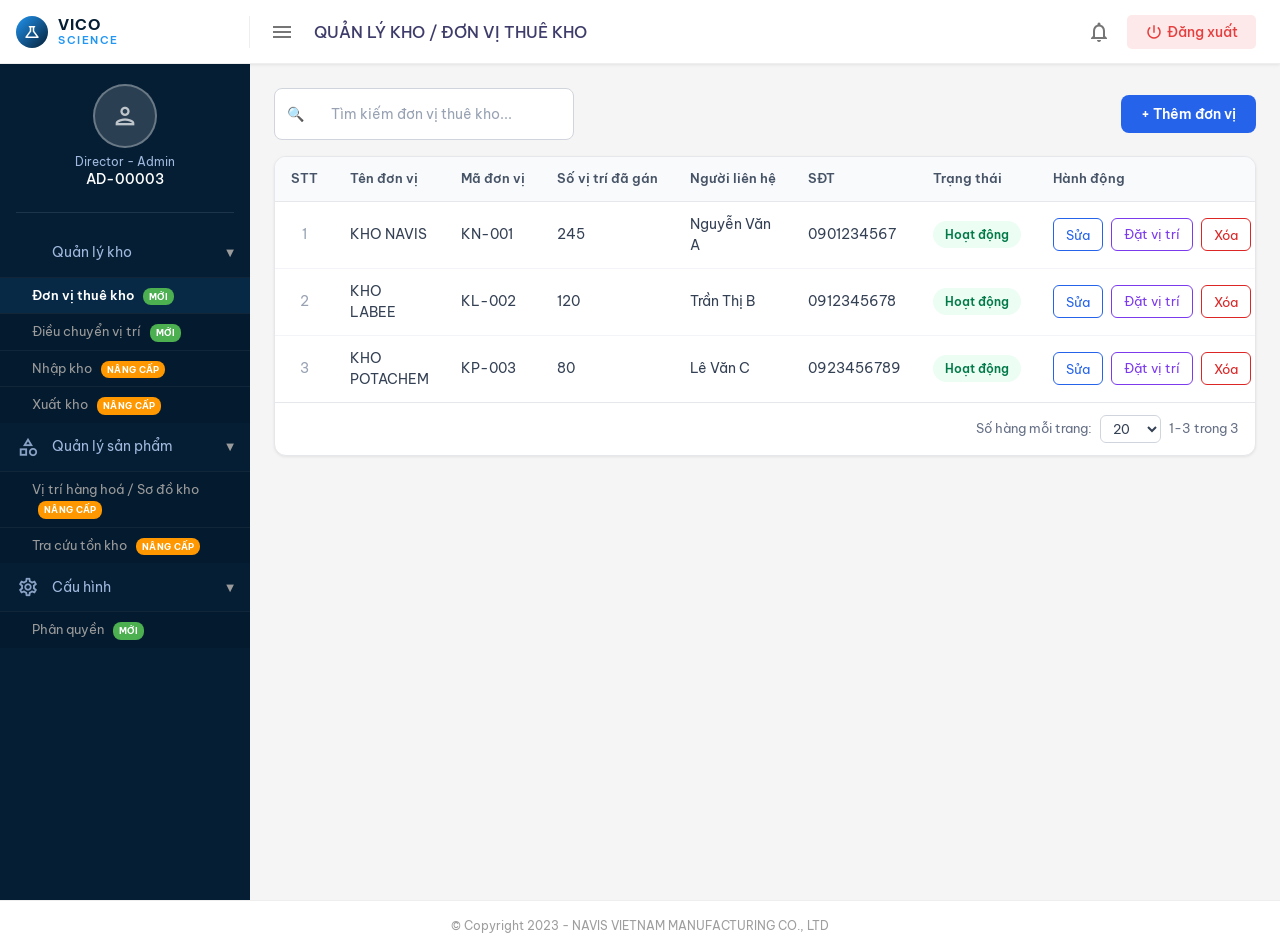
<file: index.html>
<!DOCTYPE html>
<html lang="vi">
<head>
    <meta charset="UTF-8">
    <meta http-equiv="refresh" content="0;url=w01-don-vi-thue-kho.html">
    <title>Navis ERP</title>
</head>
<body>
    <p>Đang chuyển hướng...</p>
</body>
</html>
</file>
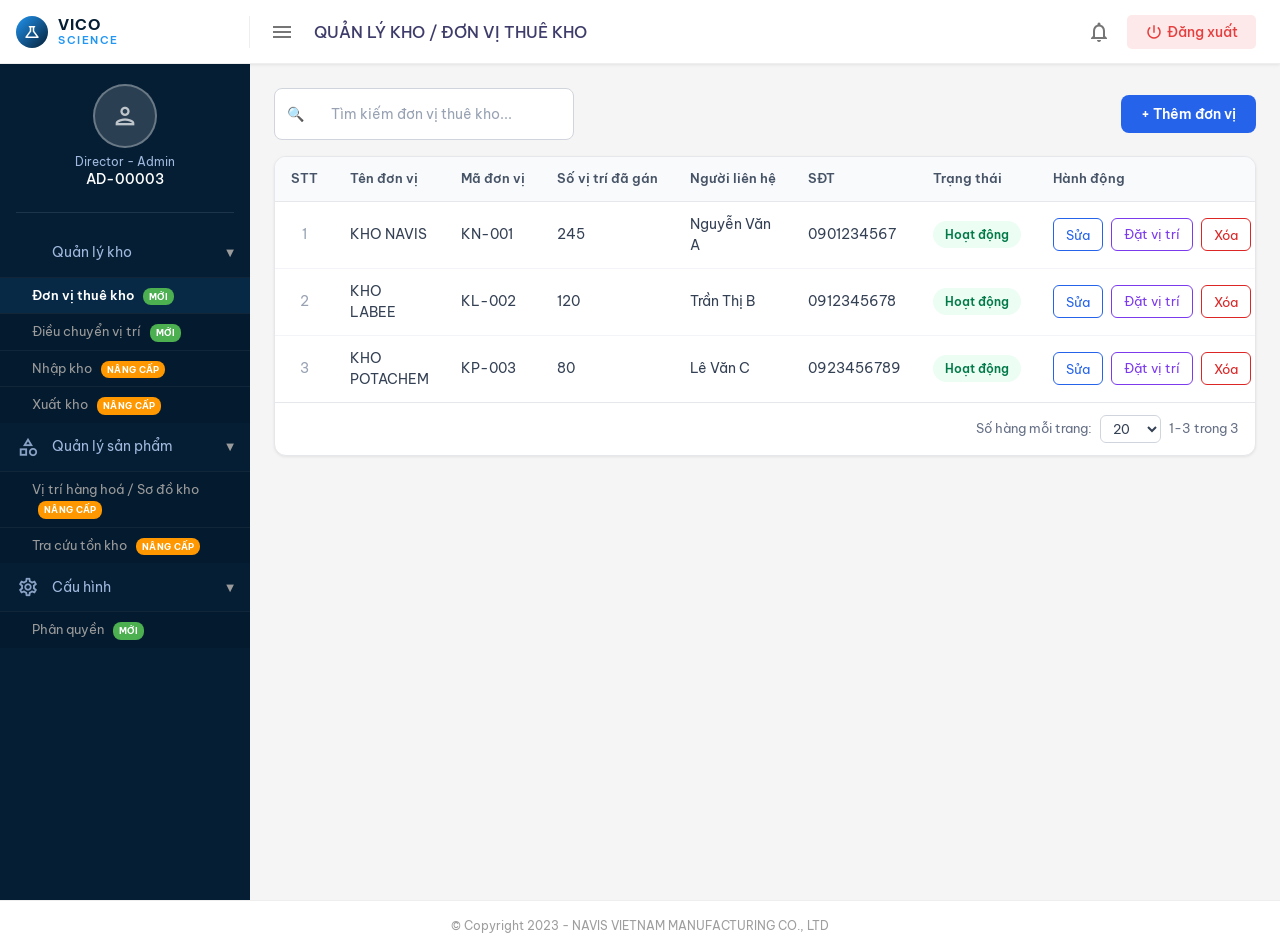
<file: w01-don-vi-thue-kho.html>
<!DOCTYPE html>
<html lang="vi">
<head>
    <meta charset="UTF-8">
    <meta name="viewport" content="width=device-width, initial-scale=1.0">
    <title>Đơn vị thuê kho - Navis ERP</title>
    <link rel="stylesheet" href="shared.css?v=5">
    <style>
        /* Page-specific styles */
        .toolbar {
            display: flex;
            justify-content: space-between;
            align-items: center;
            margin-bottom: 16px;
            flex-wrap: wrap;
            gap: 12px;
        }

        .search-box {
            display: flex;
            align-items: center;
            background: #fff;
            border: 1px solid #d0d5dd;
            border-radius: 8px;
            padding: 8px 12px;
            min-width: 300px;
        }

        .search-box input {
            border: none;
            outline: none;
            font-size: 14px;
            width: 100%;
            margin-left: 8px;
            color: #344054;
        }

        .search-box input::placeholder {
            color: #98a2b3;
        }

        .search-icon {
            color: #98a2b3;
            font-size: 16px;
            flex-shrink: 0;
        }

        .btn-primary {
            background: #2563eb;
            color: #fff;
            border: none;
            border-radius: 8px;
            padding: 10px 20px;
            font-size: 14px;
            font-weight: 600;
            cursor: pointer;
            display: inline-flex;
            align-items: center;
            gap: 6px;
            transition: background 0.2s;
        }

        .btn-primary:hover {
            background: #1d4ed8;
        }

        /* Table */
        .table-container {
            background: #fff;
            border: 1px solid #e5e7eb;
            border-radius: 12px;
            overflow: hidden;
        }

        table {
            width: 100%;
            border-collapse: collapse;
        }

        thead {
            background: #f9fafb;
        }

        thead th {
            padding: 12px 16px;
            text-align: left;
            font-size: 13px;
            font-weight: 600;
            color: #475467;
            border-bottom: 1px solid #e5e7eb;
            white-space: nowrap;
        }

        thead th:first-child {
            text-align: center;
            width: 60px;
        }

        tbody td {
            padding: 12px 16px;
            font-size: 14px;
            color: #344054;
            border-bottom: 1px solid #f2f4f7;
        }

        tbody td:first-child {
            text-align: center;
            color: #98a2b3;
        }

        tbody tr {
            transition: background 0.15s;
        }

        tbody tr:hover {
            background: #f0f5ff;
        }

        tbody tr:last-child td {
            border-bottom: none;
        }

        .badge {
            display: inline-block;
            padding: 4px 12px;
            border-radius: 16px;
            font-size: 12px;
            font-weight: 600;
        }

        .badge-green {
            background: #ecfdf3;
            color: #027a48;
        }

        .badge-red {
            background: #fef3f2;
            color: #b42318;
        }

        .action-buttons {
            display: flex;
            gap: 8px;
            flex-wrap: nowrap;
        }

        .btn-action {
            padding: 6px 12px;
            font-size: 13px;
            border-radius: 6px;
            border: 1px solid #d0d5dd;
            background: #fff;
            color: #344054;
            cursor: pointer;
            transition: all 0.15s;
            white-space: nowrap;
        }

        .btn-action:hover {
            background: #f9fafb;
            border-color: #98a2b3;
        }

        .btn-action.edit {
            color: #2563eb;
            border-color: #2563eb;
        }

        .btn-action.edit:hover {
            background: #eff6ff;
        }

        .btn-action.assign {
            color: #7c3aed;
            border-color: #7c3aed;
        }

        .btn-action.assign:hover {
            background: #f5f3ff;
        }

        .btn-action.delete {
            color: #dc2626;
            border-color: #dc2626;
        }

        .btn-action.delete:hover {
            background: #fef2f2;
        }

        /* Pagination */
        .pagination {
            display: flex;
            justify-content: flex-end;
            align-items: center;
            padding: 12px 16px;
            font-size: 13px;
            color: #667085;
            gap: 8px;
            border-top: 1px solid #e5e7eb;
        }

        .pagination select {
            border: 1px solid #d0d5dd;
            border-radius: 6px;
            padding: 4px 8px;
            font-size: 13px;
            color: #344054;
            background: #fff;
            cursor: pointer;
        }

        /* Modal overlay */
        .modal-overlay {
            display: none;
            position: fixed;
            inset: 0;
            background: rgba(0, 0, 0, 0.5);
            z-index: 1000;
            justify-content: center;
            align-items: center;
        }

        .modal-overlay.active {
            display: flex;
        }

        .modal {
            background: #fff;
            border-radius: 16px;
            width: 100%;
            max-width: 560px;
            max-height: 90vh;
            overflow-y: auto;
            box-shadow: 0 20px 60px rgba(0, 0, 0, 0.15);
            animation: modalIn 0.2s ease-out;
        }

        @keyframes modalIn {
            from {
                opacity: 0;
                transform: scale(0.95) translateY(10px);
            }
            to {
                opacity: 1;
                transform: scale(1) translateY(0);
            }
        }

        .modal-header {
            display: flex;
            justify-content: space-between;
            align-items: center;
            padding: 20px 24px;
            border-bottom: 1px solid #e5e7eb;
        }

        .modal-header h2 {
            font-size: 18px;
            font-weight: 700;
            color: #101828;
            margin: 0;
        }

        .modal-close {
            background: none;
            border: none;
            font-size: 22px;
            color: #98a2b3;
            cursor: pointer;
            padding: 4px;
            line-height: 1;
            transition: color 0.15s;
        }

        .modal-close:hover {
            color: #475467;
        }

        .modal-body {
            padding: 24px;
        }

        .form-group {
            margin-bottom: 16px;
        }

        .form-group label {
            display: block;
            font-size: 14px;
            font-weight: 600;
            color: #344054;
            margin-bottom: 6px;
        }

        .form-group label .required {
            color: #dc2626;
            margin-left: 2px;
        }

        .form-group input,
        .form-group textarea {
            width: 100%;
            padding: 10px 14px;
            border: 1px solid #d0d5dd;
            border-radius: 8px;
            font-size: 14px;
            color: #344054;
            transition: border-color 0.15s, box-shadow 0.15s;
            box-sizing: border-box;
        }

        .form-group input:focus,
        .form-group textarea:focus {
            outline: none;
            border-color: #2563eb;
            box-shadow: 0 0 0 3px rgba(37, 99, 235, 0.12);
        }

        .form-group input::placeholder,
        .form-group textarea::placeholder {
            color: #98a2b3;
        }

        .form-group textarea {
            resize: vertical;
            min-height: 80px;
        }

        .modal-footer {
            display: flex;
            justify-content: flex-end;
            gap: 12px;
            padding: 16px 24px;
            border-top: 1px solid #e5e7eb;
        }

        .btn-cancel {
            padding: 10px 20px;
            font-size: 14px;
            font-weight: 600;
            border: 1px solid #d0d5dd;
            border-radius: 8px;
            background: #fff;
            color: #344054;
            cursor: pointer;
            transition: background 0.15s;
        }

        .btn-cancel:hover {
            background: #f9fafb;
        }

        .btn-save {
            padding: 10px 20px;
            font-size: 14px;
            font-weight: 600;
            border: none;
            border-radius: 8px;
            background: #2563eb;
            color: #fff;
            cursor: pointer;
            transition: background 0.15s;
        }

        .btn-save:hover {
            background: #1d4ed8;
        }
    </style>
</head>
<body>
    <div class="layout">
        <aside class="sidebar" id="sidebar"></aside>
        <div class="main">
            <div id="header"></div>
            <div class="content">

                <!-- Toolbar -->
                <div class="toolbar">
                    <div class="search-box">
                        <span class="search-icon">&#128269;</span>
                        <input type="text" placeholder="Tìm kiếm đơn vị thuê kho..." id="searchInput">
                    </div>
                    <button class="btn-primary" id="btnAddUnit" onclick="openModal()">
                        + Thêm đơn vị
                    </button>
                </div>

                <!-- Data Table -->
                <div class="table-container">
                    <table>
                        <thead>
                            <tr>
                                <th>STT</th>
                                <th>Tên đơn vị</th>
                                <th>Mã đơn vị</th>
                                <th>Số vị trí đã gán</th>
                                <th>Người liên hệ</th>
                                <th>SĐT</th>
                                <th>Trạng thái</th>
                                <th>Hành động</th>
                            </tr>
                        </thead>
                        <tbody id="tableBody">
                            <tr>
                                <td>1</td>
                                <td>KHO NAVIS</td>
                                <td>KN-001</td>
                                <td>245</td>
                                <td>Nguyễn Văn A</td>
                                <td>0901234567</td>
                                <td><span class="badge badge-green">Hoạt động</span></td>
                                <td>
                                    <div class="action-buttons">
                                        <button class="btn-action edit" onclick="openEditModal(1)">Sửa</button>
                                        <a href="w07-khai-bao-vi-tri.html" class="btn-action assign">Đặt vị trí</a>
                                        <button class="btn-action delete" onclick="confirmDelete(1)">Xóa</button>
                                    </div>
                                </td>
                            </tr>
                            <tr>
                                <td>2</td>
                                <td>KHO LABEE</td>
                                <td>KL-002</td>
                                <td>120</td>
                                <td>Trần Thị B</td>
                                <td>0912345678</td>
                                <td><span class="badge badge-green">Hoạt động</span></td>
                                <td>
                                    <div class="action-buttons">
                                        <button class="btn-action edit" onclick="openEditModal(2)">Sửa</button>
                                        <a href="w07-khai-bao-vi-tri.html" class="btn-action assign">Đặt vị trí</a>
                                        <button class="btn-action delete" onclick="confirmDelete(2)">Xóa</button>
                                    </div>
                                </td>
                            </tr>
                            <tr>
                                <td>3</td>
                                <td>KHO POTACHEM</td>
                                <td>KP-003</td>
                                <td>80</td>
                                <td>Lê Văn C</td>
                                <td>0923456789</td>
                                <td><span class="badge badge-green">Hoạt động</span></td>
                                <td>
                                    <div class="action-buttons">
                                        <button class="btn-action edit" onclick="openEditModal(3)">Sửa</button>
                                        <a href="w07-khai-bao-vi-tri.html" class="btn-action assign">Đặt vị trí</a>
                                        <button class="btn-action delete" onclick="confirmDelete(3)">Xóa</button>
                                    </div>
                                </td>
                            </tr>
                        </tbody>
                    </table>
                    <div class="pagination">
                        <span>Số hàng mỗi trang:</span>
                        <select>
                            <option value="20" selected>20</option>
                            <option value="50">50</option>
                            <option value="100">100</option>
                        </select>
                        <span>1-3 trong 3</span>
                    </div>
                </div>

            </div>
            <div id="footer"></div>
        </div>
    </div>

    <!-- Modal: Thêm / Sửa đơn vị -->
    <div class="modal-overlay" id="modalOverlay">
        <div class="modal">
            <div class="modal-header">
                <h2 id="modalTitle">Thêm đơn vị thuê kho</h2>
                <button class="modal-close" onclick="closeModal()">&times;</button>
            </div>
            <div class="modal-body">
                <form id="unitForm" onsubmit="return handleSubmit(event)">
                    <div class="form-group">
                        <label>Tên đơn vị <span class="required">*</span></label>
                        <input type="text" id="fieldName" placeholder="Nhập tên đơn vị" required>
                    </div>
                    <div class="form-group">
                        <label>Mã đơn vị <span class="required">*</span></label>
                        <input type="text" id="fieldCode" placeholder="Nhập mã đơn vị" required>
                    </div>
                    <div class="form-group">
                        <label>Người liên hệ</label>
                        <input type="text" id="fieldContact" placeholder="Nhập tên người liên hệ">
                    </div>
                    <div class="form-group">
                        <label>Số điện thoại</label>
                        <input type="text" id="fieldPhone" placeholder="Nhập số điện thoại">
                    </div>
                    <div class="form-group">
                        <label>Email</label>
                        <input type="text" id="fieldEmail" placeholder="Nhập email">
                    </div>
                    <div class="form-group">
                        <label>Địa chỉ</label>
                        <textarea id="fieldAddress" placeholder="Nhập địa chỉ"></textarea>
                    </div>
                </form>
            </div>
            <div class="modal-footer">
                <button class="btn-cancel" onclick="closeModal()">Hủy</button>
                <button class="btn-save" onclick="handleSubmit(event)">Lưu</button>
            </div>
        </div>
    </div>

    <script src="shared.js?v=5"></script>
    <script>initPage('w01-don-vi-thue-kho.html', 'QUẢN LÝ KHO / ĐƠN VỊ THUÊ KHO');</script>
    <script>
        // Modal open/close
        function openModal() {
            document.getElementById('modalTitle').textContent = 'Thêm đơn vị thuê kho';
            document.getElementById('unitForm').reset();
            document.getElementById('modalOverlay').classList.add('active');
        }

        function openEditModal(id) {
            document.getElementById('modalTitle').textContent = 'Sửa đơn vị thuê kho';
            // Pre-fill with row data for wireframe demo
            var row = document.querySelectorAll('#tableBody tr')[id - 1];
            if (row) {
                var cells = row.querySelectorAll('td');
                document.getElementById('fieldName').value = cells[1].textContent;
                document.getElementById('fieldCode').value = cells[2].textContent;
                document.getElementById('fieldContact').value = cells[4].textContent;
                document.getElementById('fieldPhone').value = cells[5].textContent;
            }
            document.getElementById('modalOverlay').classList.add('active');
        }

        function closeModal() {
            document.getElementById('modalOverlay').classList.remove('active');
        }

        // Close modal on overlay click
        document.getElementById('modalOverlay').addEventListener('click', function(e) {
            if (e.target === this) {
                closeModal();
            }
        });

        // Close modal on Escape key
        document.addEventListener('keydown', function(e) {
            if (e.key === 'Escape') {
                closeModal();
            }
        });

        // Form submit handler
        function handleSubmit(e) {
            e.preventDefault();
            var name = document.getElementById('fieldName').value.trim();
            var code = document.getElementById('fieldCode').value.trim();
            if (!name || !code) {
                alert('Vui lòng nhập đầy đủ các trường bắt buộc.');
                return false;
            }
            alert('Wireframe demo: Dữ liệu đã được lưu thành công!');
            closeModal();
            return false;
        }

        // Delete confirmation
        function confirmDelete(id) {
            var row = document.querySelectorAll('#tableBody tr')[id - 1];
            var name = row ? row.querySelectorAll('td')[1].textContent : '';
            if (confirm('Bạn có chắc muốn xóa đơn vị "' + name + '"?')) {
                alert('Wireframe demo: Đơn vị "' + name + '" đã được xóa.');
            }
        }

        // Search filter
        document.getElementById('searchInput').addEventListener('input', function() {
            var filter = this.value.toLowerCase();
            var rows = document.querySelectorAll('#tableBody tr');
            rows.forEach(function(row) {
                var text = row.textContent.toLowerCase();
                row.style.display = text.includes(filter) ? '' : 'none';
            });
        });
    </script>
</body>
</html>
</file>
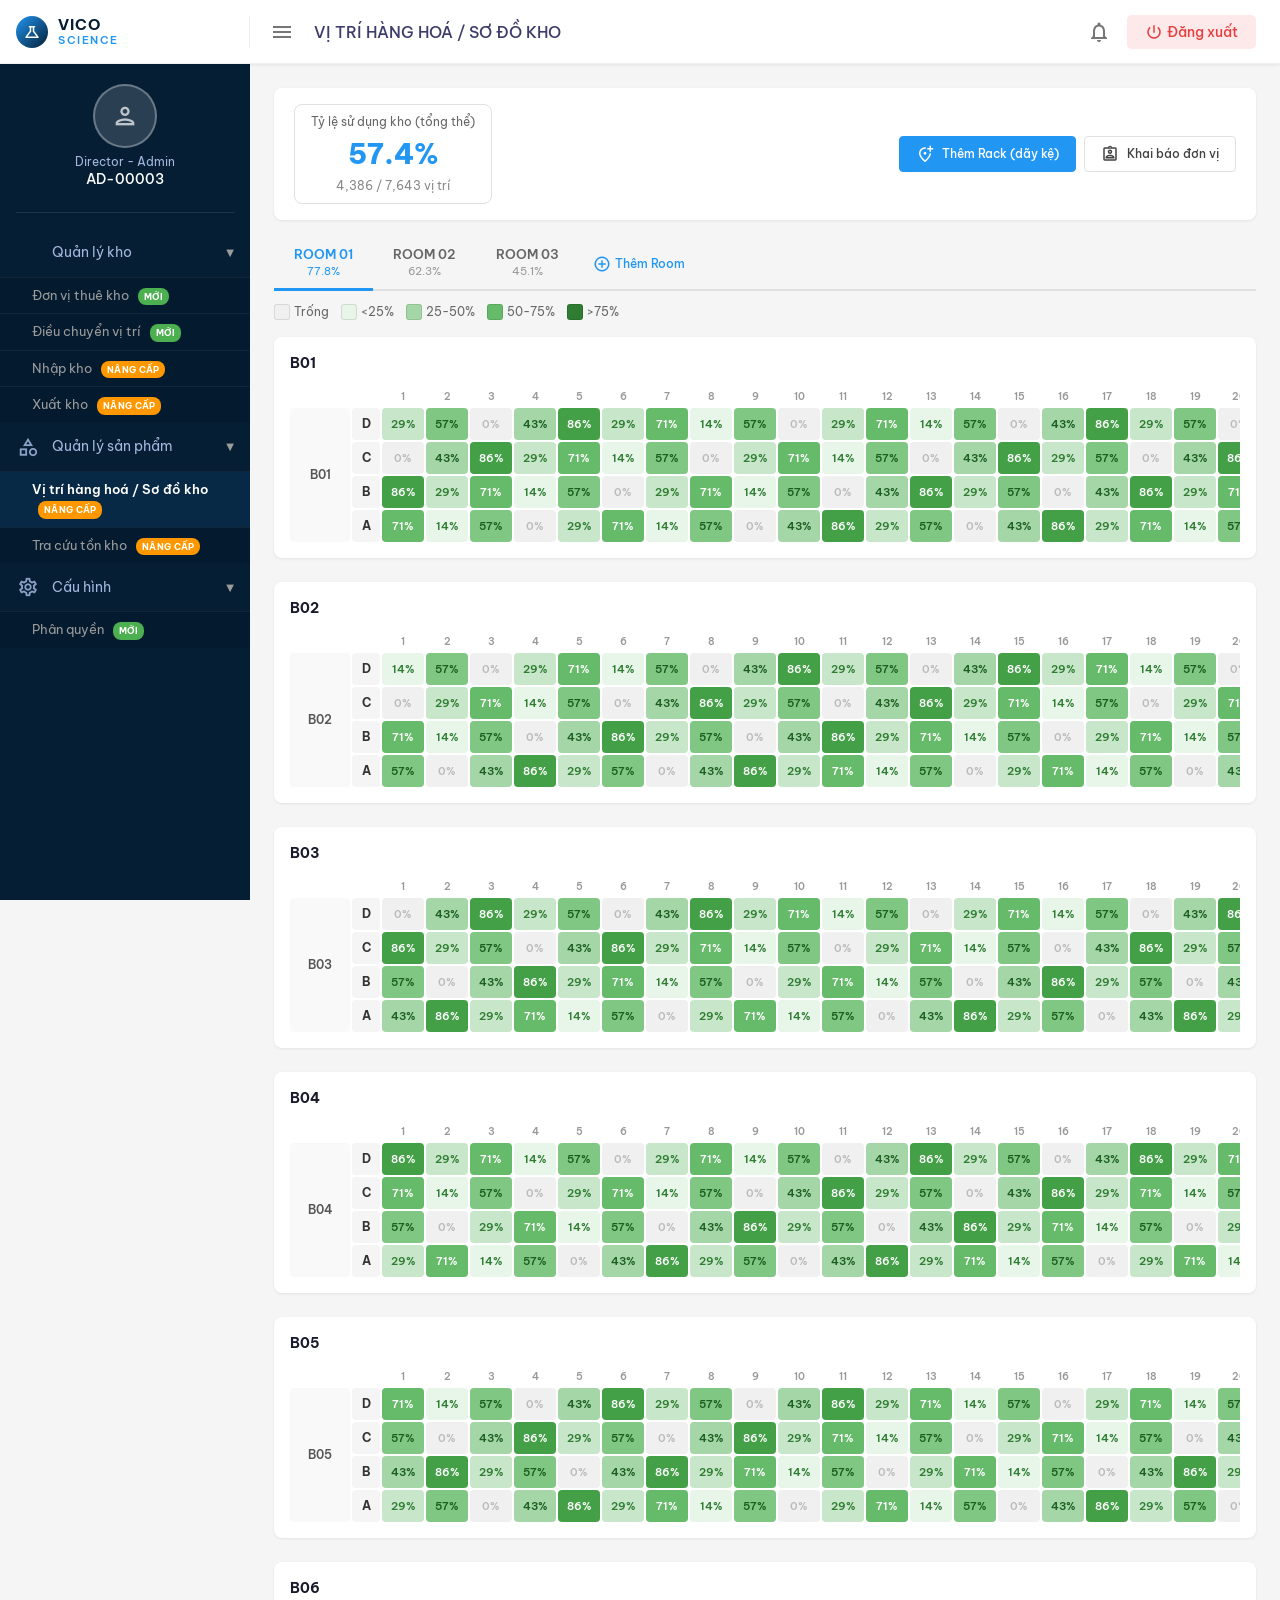
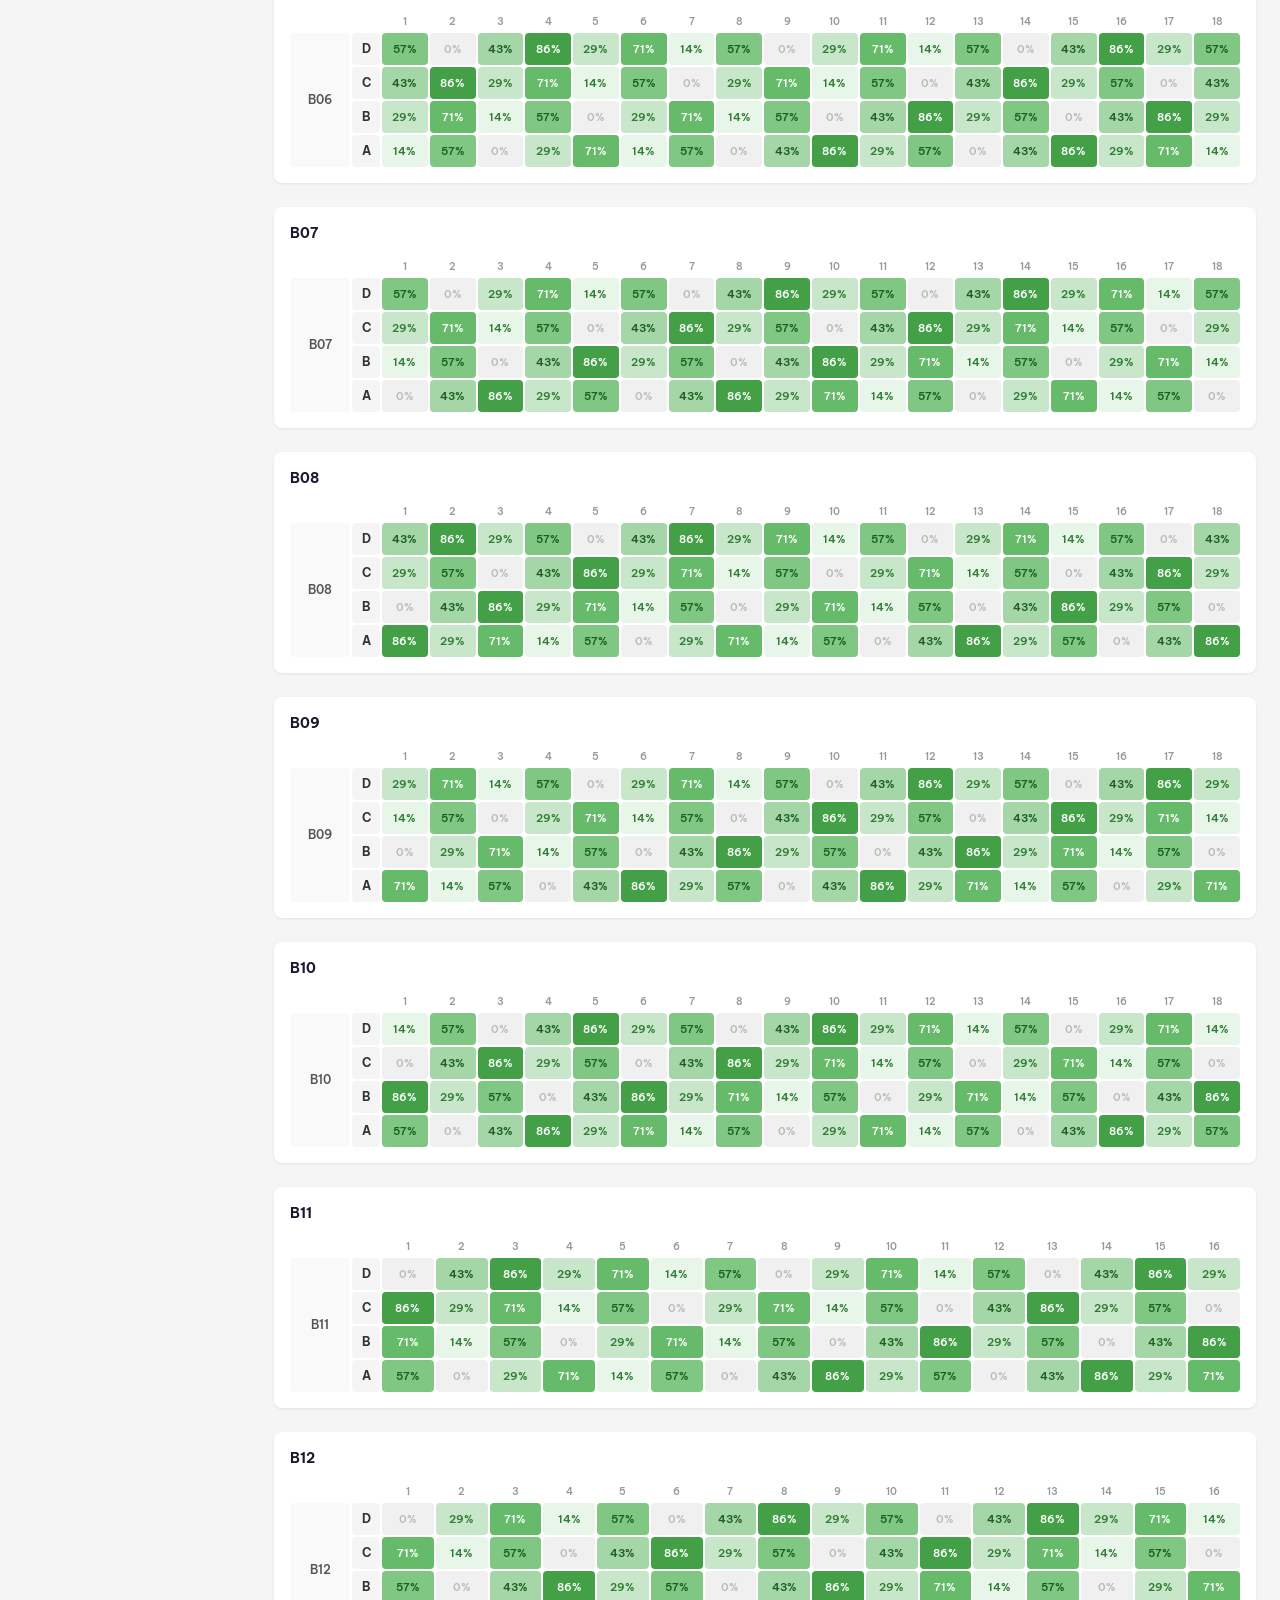
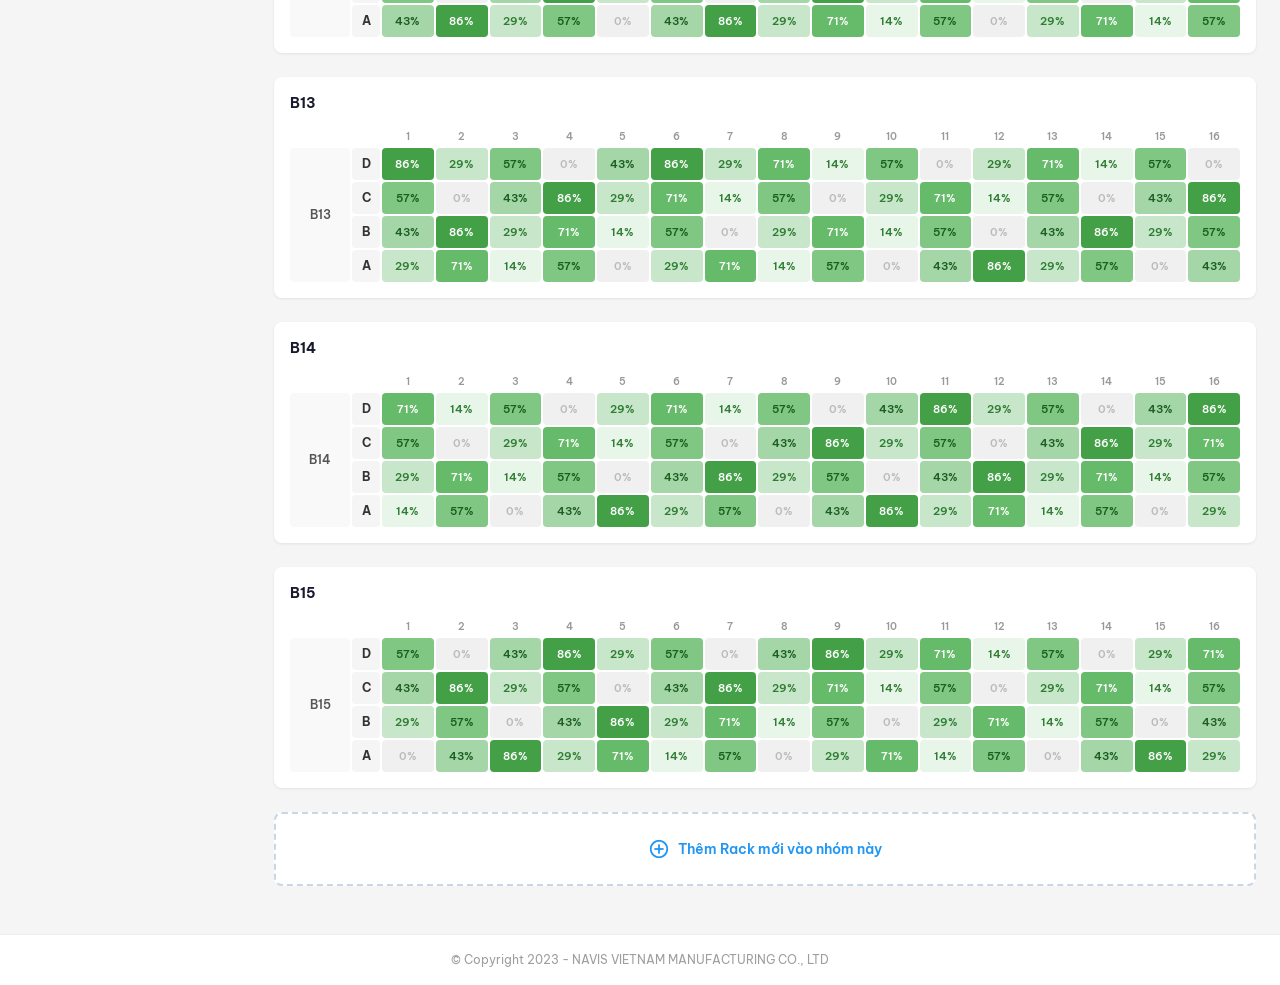
<file: w03-so-do-kho.html>
<!DOCTYPE html>
<html lang="vi">
<head>
  <meta charset="UTF-8">
  <meta name="viewport" content="width=device-width, initial-scale=1.0">
  <title>Sơ đồ kho - Navis ERP</title>
  <link rel="stylesheet" href="shared.css?v=5">
  <style>
    /* ── Utilization Summary ───────────────────────────────────────── */
    .util-summary {
      display: flex;
      align-items: center;
      gap: 24px;
      padding: 16px 20px;
      background: #fff;
      border-radius: 8px;
      box-shadow: 0 1px 3px rgba(0,0,0,0.08);
      margin-bottom: 16px;
      flex-wrap: wrap;
    }
    .util-card {
      padding: 8px 16px;
      border: 1px solid #e0e0e0;
      border-radius: 8px;
      text-align: center;
      min-width: 180px;
    }
    .util-card-label { font-size: 12px; color: #666; margin-bottom: 2px; }
    .util-card-value { font-size: 20px; font-weight: 700; color: #1a1a2e; }
    .util-card-value .pct { color: #2196F3; font-size: 16px; }
    .util-right { margin-left: auto; display: flex; gap: 8px; }

    /* ── Room Tabs ─────────────────────────────────────────────────── */
    .room-tabs {
      display: flex;
      gap: 0;
      margin-bottom: 12px;
      border-bottom: 2px solid #e0e0e0;
    }
    .room-tab {
      padding: 10px 20px;
      font-size: 13px;
      font-weight: 600;
      color: #666;
      cursor: pointer;
      border-bottom: 3px solid transparent;
      margin-bottom: -2px;
      text-align: center;
      transition: all 0.15s;
      background: none;
      border-left: none; border-right: none; border-top: none;
    }
    .room-tab:hover { color: #333; background: #f5f5f5; }
    .room-tab.active {
      color: #2196F3;
      border-bottom-color: #2196F3;
    }
    .room-tab .room-pct {
      display: block;
      font-size: 11px;
      font-weight: 400;
      color: #999;
      margin-top: 2px;
    }
    .room-tab.active .room-pct { color: #2196F3; }

    /* ── Rack Group Tabs ───────────────────────────────────────────── */
    .rack-tabs {
      display: flex;
      gap: 0;
      margin-bottom: 16px;
      border-bottom: 1px solid #e0e0e0;
    }
    .rack-tab {
      padding: 8px 18px;
      font-size: 12px;
      font-weight: 500;
      color: #666;
      cursor: pointer;
      border-bottom: 2px solid transparent;
      margin-bottom: -1px;
      transition: all 0.15s;
      background: none;
      border-left: none; border-right: none; border-top: none;
    }
    .rack-tab:hover { color: #333; }
    .rack-tab.active { color: #2196F3; border-bottom-color: #2196F3; }

    /* ── Toolbar ───────────────────────────────────────────────────── */
    .map-toolbar {
      display: flex;
      align-items: center;
      gap: 16px;
      margin-bottom: 16px;
      flex-wrap: wrap;
    }
    .map-toolbar label { font-size: 13px; color: #555; display: flex; align-items: center; gap: 6px; cursor: pointer; }
    .map-toolbar input[type="checkbox"] { accent-color: #2196F3; width: 16px; height: 16px; }

    /* ── Rack Grid (table-like) ────────────────────────────────────── */
    .rack-section {
      margin-bottom: 24px;
      background: #fff;
      border-radius: 8px;
      box-shadow: 0 1px 3px rgba(0,0,0,0.08);
      padding: 16px;
    }
    .rack-header {
      display: flex;
      align-items: center;
      justify-content: space-between;
      margin-bottom: 12px;
    }
    .rack-name {
      font-size: 14px;
      font-weight: 700;
      color: #1a1a2e;
    }
    .rack-name small {
      font-weight: 400;
      color: #888;
      font-size: 12px;
      margin-left: 6px;
    }
    .rack-grid-wrapper {
      overflow-x: auto;
    }
    .rack-grid {
      display: grid;
      gap: 2px;
      min-width: fit-content;
    }
    .rack-grid-row {
      display: contents;
    }
    /* Row label (floor letter) */
    .floor-label {
      display: flex;
      align-items: center;
      justify-content: center;
      font-size: 12px;
      font-weight: 700;
      color: #333;
      min-width: 28px;
      height: 32px;
      background: #f5f5f5;
      border-radius: 4px;
    }
    /* Rack label (left side) */
    .rack-label-cell {
      display: flex;
      align-items: center;
      justify-content: center;
      font-size: 12px;
      font-weight: 600;
      color: #555;
      min-width: 60px;
      grid-row: span 4;
      background: #f9f9f9;
      border-radius: 4px;
      writing-mode: horizontal-tb;
      text-align: center;
      line-height: 1.3;
    }
    /* Slot cell */
    .slot-cell {
      display: flex;
      align-items: center;
      justify-content: center;
      min-width: 42px;
      height: 32px;
      font-size: 11px;
      font-weight: 600;
      border-radius: 4px;
      cursor: pointer;
      transition: transform 0.1s, box-shadow 0.1s;
      user-select: none;
    }
    .slot-cell:hover {
      transform: scale(1.08);
      box-shadow: 0 2px 8px rgba(0,0,0,0.18);
      z-index: 1;
      position: relative;
    }
    /* Column headers */
    .col-header {
      display: flex;
      align-items: center;
      justify-content: center;
      font-size: 10px;
      font-weight: 600;
      color: #999;
      min-width: 42px;
      height: 20px;
    }

    /* Utilization colors (green gradient) */
    .slot-0 { background: #f0f0f0; color: #bbb; }
    .slot-1 { background: #e8f5e9; color: #2e7d32; }
    .slot-2 { background: #c8e6c9; color: #2e7d32; }
    .slot-3 { background: #a5d6a7; color: #1b5e20; }
    .slot-4 { background: #81c784; color: #1b5e20; }
    .slot-5 { background: #66bb6a; color: #fff; }
    .slot-6 { background: #43a047; color: #fff; }
    .slot-7 { background: #2e7d32; color: #fff; }

    /* Legend */
    .legend-bar {
      display: flex;
      align-items: center;
      gap: 12px;
      font-size: 12px;
      color: #666;
    }
    .legend-bar .legend-item {
      display: flex;
      align-items: center;
      gap: 4px;
    }
    .legend-bar .swatch {
      width: 16px;
      height: 16px;
      border-radius: 3px;
      border: 1px solid rgba(0,0,0,0.1);
    }

    /* ── Modal: Khởi tạo vị trí ────────────────────────────────────── */
    .init-modal {
      display: none;
      position: fixed;
      inset: 0;
      background: rgba(0,0,0,0.5);
      z-index: 2000;
      align-items: center;
      justify-content: center;
    }
    .init-modal.modal--visible { display: flex; }
    .init-dialog {
      background: #fff;
      border-radius: 10px;
      width: 560px;
      max-width: 95vw;
      max-height: 90vh;
      overflow-y: auto;
      box-shadow: 0 8px 32px rgba(0,0,0,0.2);
    }
    .init-dialog .modal-header {
      padding: 16px 20px;
      border-bottom: 1px solid #eee;
      display: flex;
      align-items: center;
      justify-content: space-between;
    }
    .init-dialog .modal-title { font-size: 16px; font-weight: 600; color: #3e3c6a; }
    .init-dialog .modal-body { padding: 20px; }
    .init-dialog .modal-footer {
      padding: 12px 20px;
      border-top: 1px solid #eee;
      display: flex;
      justify-content: flex-end;
      gap: 8px;
    }
    /* Grid size picker (Excel-style) */
    .grid-picker {
      display: inline-grid;
      gap: 2px;
      margin-top: 8px;
    }
    .grid-picker-cell {
      width: 28px; height: 28px;
      border: 1px solid #d0d5dd;
      border-radius: 3px;
      cursor: pointer;
      transition: background 0.1s;
    }
    .grid-picker-cell:hover,
    .grid-picker-cell.selected {
      background: #2196F3;
      border-color: #1976D2;
    }
    .grid-picker-info {
      margin-top: 8px;
      font-size: 13px;
      color: #555;
      font-weight: 500;
    }

    /* ── Add Tab Button ────────────────────────────────────────────── */
    .tab-add {
      padding: 8px 14px;
      font-size: 18px;
      font-weight: 400;
      color: #2196F3;
      cursor: pointer;
      border: none;
      background: none;
      margin-bottom: -2px;
      transition: all 0.15s;
      display: flex;
      align-items: center;
      gap: 4px;
    }
    .tab-add:hover {
      background: #e3f2fd;
      border-radius: 6px 6px 0 0;
    }
    .tab-add .add-label {
      font-size: 12px;
      font-weight: 500;
    }

    /* ── Rack Section Add Button ───────────────────────────────────── */
    .rack-add-section {
      margin-bottom: 24px;
      background: #fff;
      border: 2px dashed #c8d6e5;
      border-radius: 8px;
      padding: 24px;
      display: flex;
      align-items: center;
      justify-content: center;
      cursor: pointer;
      transition: all 0.15s;
      gap: 8px;
      color: #2196F3;
      font-size: 14px;
      font-weight: 600;
    }
    .rack-add-section:hover {
      background: #e3f2fd;
      border-color: #2196F3;
    }

    /* ── Room Modal ────────────────────────────────────────────────── */
    .room-modal {
      display: none;
      position: fixed;
      inset: 0;
      background: rgba(0,0,0,0.5);
      z-index: 2000;
      align-items: center;
      justify-content: center;
    }
    .room-modal.modal--visible { display: flex; }

    /* ── Responsive ────────────────────────────────────────────────── */
    @media (max-width: 900px) {
      .util-summary { flex-direction: column; align-items: stretch; }
      .util-right { margin-left: 0; }
    }
  </style>
</head>
<body>
  <div class="layout">
    <aside class="sidebar" id="sidebar"></aside>
    <div class="main-area">
      <header id="header"></header>
      <main class="content">

        <!-- Utilization Summary -->
        <div class="util-summary">
          <div class="util-card">
            <div class="util-card-label">Tỷ lệ sử dụng kho (tổng thể)</div>
            <div class="util-card-value"><span class="pct" style="font-size:28px;font-weight:800;">57.4%</span></div>
            <div style="font-size:12px;color:#888;margin-top:2px;">4,386 / 7,643 vị trí</div>
          </div>
          <div class="util-right">
            <button class="btn btn-primary" id="btn-init" onclick="document.getElementById('modal-init').classList.add('modal--visible')">
              <span class="material-icons-outlined" style="font-size:18px">add_location_alt</span>
              Thêm Rack (dãy kệ)
            </button>
            <button class="btn btn-secondary" onclick="document.getElementById('modal-assign').classList.add('modal--visible')">
              <span class="material-icons-outlined" style="font-size:18px">assignment_ind</span>
              Khai báo đơn vị
            </button>
          </div>
        </div>

        <!-- Room Tabs -->
        <div class="room-tabs" id="room-tabs">
          <button class="room-tab active" data-room="room1">ROOM 01<span class="room-pct">77.8%</span></button>
          <button class="room-tab" data-room="room2">ROOM 02<span class="room-pct">62.3%</span></button>
          <button class="room-tab" data-room="room3">ROOM 03<span class="room-pct">45.1%</span></button>
          <button class="tab-add" onclick="document.getElementById('modal-room').classList.add('modal--visible')" title="Thêm Room mới">
            <span class="material-icons-outlined" style="font-size:18px">add_circle_outline</span>
            <span class="add-label">Thêm Room</span>
          </button>
        </div>

        <!-- Legend -->
        <div class="map-toolbar">
          <div class="legend-bar">
            <div class="legend-item"><span class="swatch slot-0"></span> Trống</div>
            <div class="legend-item"><span class="swatch slot-1"></span> &lt;25%</div>
            <div class="legend-item"><span class="swatch slot-3"></span> 25-50%</div>
            <div class="legend-item"><span class="swatch slot-5"></span> 50-75%</div>
            <div class="legend-item"><span class="swatch slot-7"></span> &gt;75%</div>
          </div>
        </div>

        <!-- Rack Grids (rendered by JS) -->
        <div id="rack-container"></div>

      </main>
      <footer id="footer"></footer>
    </div>
  </div>

  <!-- Modal: Khởi tạo vị trí -->
  <div class="init-modal" id="modal-init">
    <div class="init-dialog">
      <div class="modal-header">
        <span class="modal-title">Thêm Rack (dãy kệ) mới</span>
        <button class="modal-close" onclick="document.getElementById('modal-init').classList.remove('modal--visible')">&times;</button>
      </div>
      <div class="modal-body">
        <div class="form-group">
          <label class="form-label">Khu vực lưu trữ <span class="required">*</span></label>
          <select class="form-control" id="init-room">
            <option value="">Chọn khu vực...</option>
            <option value="Room 1">Room 1</option>
            <option value="Room 2">Room 2</option>
            <option value="Room 3">Room 3</option>
            <option value="new">+ Tạo khu vực mới...</option>
          </select>
        </div>
        <div class="form-group">
          <label class="form-label">Tên dãy kệ <span class="required">*</span></label>
          <input type="text" class="form-control" id="init-rack" placeholder="VD: B06, C01...">
          <span class="form-help">Mã dãy kệ sẽ dùng làm prefix cho mã vị trí (VD: B06.101.1)</span>
        </div>
        <div class="form-group">
          <label class="form-label">Số lượng vị trí <span class="required">*</span></label>
          <span class="form-help" style="margin-bottom:8px; display:block">Chọn số tầng (hàng) × số ô (cột) giống tạo bảng Excel:</span>
          <div style="display:flex; gap:16px; align-items:flex-start;">
            <div>
              <div class="grid-picker" id="grid-picker" style="grid-template-columns: repeat(10, 28px);"></div>
              <div class="grid-picker-info" id="grid-picker-info">Chưa chọn</div>
            </div>
            <div style="flex:1;">
              <div class="form-group" style="margin-bottom:8px">
                <label class="form-label" style="font-size:12px">Số tầng (hàng)</label>
                <input type="number" class="form-control" id="init-floors" min="1" max="10" value="4" style="width:80px">
              </div>
              <div class="form-group">
                <label class="form-label" style="font-size:12px">Số ô mỗi tầng (cột)</label>
                <input type="number" class="form-control" id="init-slots" min="1" max="30" value="20" style="width:80px">
              </div>
              <div class="form-group">
                <label class="form-label" style="font-size:12px">Số pallet mỗi ô</label>
                <input type="number" class="form-control" id="init-pallets" min="1" max="10" value="7" style="width:80px">
              </div>
            </div>
          </div>
        </div>
        <div class="alert alert-info" style="margin-top:12px">
          <strong>Preview mã vị trí:</strong> B06.101.1 → B06.104.20 (4 tầng × 20 ô × 7 pallet = 560 vị trí)
        </div>
      </div>
      <div class="modal-footer">
        <button class="btn btn-secondary" onclick="document.getElementById('modal-init').classList.remove('modal--visible')">Hủy</button>
        <button class="btn btn-primary" onclick="alert('Đã khởi tạo thành công!'); document.getElementById('modal-init').classList.remove('modal--visible')">Khởi tạo</button>
      </div>
    </div>
  </div>

  <!-- Modal: Khai báo vị trí đơn vị -->
  <div class="init-modal" id="modal-assign">
    <div class="init-dialog" style="width:640px">
      <div class="modal-header">
        <span class="modal-title">Khai báo vị trí cho đơn vị thuê kho</span>
        <button class="modal-close" onclick="document.getElementById('modal-assign').classList.remove('modal--visible')">&times;</button>
      </div>
      <div class="modal-body">
        <div class="form-row" style="display:grid;grid-template-columns:1fr 1fr;gap:16px;margin-bottom:16px">
          <div class="form-group" style="margin-bottom:0">
            <label class="form-label">Đơn vị thuê kho <span class="required">*</span></label>
            <select class="form-control">
              <option value="">Chọn đơn vị...</option>
              <option value="navis">KHO NAVIS</option>
              <option value="labee">KHO LABEE</option>
              <option value="potachem">KHO POTACHEM</option>
            </select>
          </div>
          <div class="form-group" style="margin-bottom:0">
            <label class="form-label">Khu vực</label>
            <select class="form-control">
              <option value="room1">Room 1</option>
              <option value="room2">Room 2</option>
              <option value="room3">Room 3</option>
            </select>
          </div>
        </div>
        <p style="font-size:13px;color:#555;margin-bottom:12px">Click vào các vị trí bên dưới để gán cho đơn vị đã chọn. <span style="color:#2196F3">■</span> = đã gán, <span style="color:#ccc">■</span> = trống, <span style="color:#999">■</span> = đơn vị khác.</p>
        <div style="overflow-x:auto">
          <table style="border-collapse:collapse;font-size:12px;width:100%">
            <thead>
              <tr>
                <th style="padding:6px 8px;background:#f5f5f5;border:1px solid #e0e0e0;font-weight:600">Rack</th>
                <th style="padding:6px 8px;background:#f5f5f5;border:1px solid #e0e0e0">1</th>
                <th style="padding:6px 8px;background:#f5f5f5;border:1px solid #e0e0e0">2</th>
                <th style="padding:6px 8px;background:#f5f5f5;border:1px solid #e0e0e0">3</th>
                <th style="padding:6px 8px;background:#f5f5f5;border:1px solid #e0e0e0">4</th>
                <th style="padding:6px 8px;background:#f5f5f5;border:1px solid #e0e0e0">5</th>
                <th style="padding:6px 8px;background:#f5f5f5;border:1px solid #e0e0e0">6</th>
                <th style="padding:6px 8px;background:#f5f5f5;border:1px solid #e0e0e0">7</th>
                <th style="padding:6px 8px;background:#f5f5f5;border:1px solid #e0e0e0">8</th>
                <th style="padding:6px 8px;background:#f5f5f5;border:1px solid #e0e0e0">9</th>
                <th style="padding:6px 8px;background:#f5f5f5;border:1px solid #e0e0e0">10</th>
              </tr>
            </thead>
            <tbody>
              <tr>
                <td style="padding:6px 8px;border:1px solid #e0e0e0;font-weight:600">B01</td>
                <td style="padding:4px;border:1px solid #e0e0e0;text-align:center;cursor:pointer;background:#bbdefb" title="B01.101 — KHO NAVIS">■</td>
                <td style="padding:4px;border:1px solid #e0e0e0;text-align:center;cursor:pointer;background:#bbdefb" title="B01.102 — KHO NAVIS">■</td>
                <td style="padding:4px;border:1px solid #e0e0e0;text-align:center;cursor:pointer;background:#bbdefb" title="B01.103 — KHO NAVIS">■</td>
                <td style="padding:4px;border:1px solid #e0e0e0;text-align:center;cursor:pointer;background:#e0e0e0;color:#999" title="B01.104 — KHO LABEE">■</td>
                <td style="padding:4px;border:1px solid #e0e0e0;text-align:center;cursor:pointer;background:#e0e0e0;color:#999" title="B01.105 — KHO LABEE">■</td>
                <td style="padding:4px;border:1px solid #e0e0e0;text-align:center;cursor:pointer;background:#fff" title="B01.106 — Trống">□</td>
                <td style="padding:4px;border:1px solid #e0e0e0;text-align:center;cursor:pointer;background:#fff" title="B01.107 — Trống">□</td>
                <td style="padding:4px;border:1px solid #e0e0e0;text-align:center;cursor:pointer;background:#bbdefb" title="B01.108 — KHO NAVIS">■</td>
                <td style="padding:4px;border:1px solid #e0e0e0;text-align:center;cursor:pointer;background:#bbdefb" title="B01.109 — KHO NAVIS">■</td>
                <td style="padding:4px;border:1px solid #e0e0e0;text-align:center;cursor:pointer;background:#fff" title="B01.110 — Trống">□</td>
              </tr>
              <tr>
                <td style="padding:6px 8px;border:1px solid #e0e0e0;font-weight:600">B02</td>
                <td style="padding:4px;border:1px solid #e0e0e0;text-align:center;cursor:pointer;background:#e0e0e0;color:#999" title="B02.101 — KHO POTACHEM">■</td>
                <td style="padding:4px;border:1px solid #e0e0e0;text-align:center;cursor:pointer;background:#e0e0e0;color:#999" title="B02.102 — KHO POTACHEM">■</td>
                <td style="padding:4px;border:1px solid #e0e0e0;text-align:center;cursor:pointer;background:#bbdefb" title="B02.103 — KHO NAVIS">■</td>
                <td style="padding:4px;border:1px solid #e0e0e0;text-align:center;cursor:pointer;background:#bbdefb" title="B02.104 — KHO NAVIS">■</td>
                <td style="padding:4px;border:1px solid #e0e0e0;text-align:center;cursor:pointer;background:#fff" title="B02.105 — Trống">□</td>
                <td style="padding:4px;border:1px solid #e0e0e0;text-align:center;cursor:pointer;background:#fff" title="B02.106 — Trống">□</td>
                <td style="padding:4px;border:1px solid #e0e0e0;text-align:center;cursor:pointer;background:#bbdefb" title="B02.107 — KHO NAVIS">■</td>
                <td style="padding:4px;border:1px solid #e0e0e0;text-align:center;cursor:pointer;background:#bbdefb" title="B02.108 — KHO NAVIS">■</td>
                <td style="padding:4px;border:1px solid #e0e0e0;text-align:center;cursor:pointer;background:#e0e0e0;color:#999" title="B02.109 — KHO LABEE">■</td>
                <td style="padding:4px;border:1px solid #e0e0e0;text-align:center;cursor:pointer;background:#e0e0e0;color:#999" title="B02.110 — KHO LABEE">■</td>
              </tr>
              <tr>
                <td style="padding:6px 8px;border:1px solid #e0e0e0;font-weight:600">B03</td>
                <td style="padding:4px;border:1px solid #e0e0e0;text-align:center;cursor:pointer;background:#bbdefb" title="B03.101 — KHO NAVIS">■</td>
                <td style="padding:4px;border:1px solid #e0e0e0;text-align:center;cursor:pointer;background:#bbdefb" title="B03.102 — KHO NAVIS">■</td>
                <td style="padding:4px;border:1px solid #e0e0e0;text-align:center;cursor:pointer;background:#bbdefb" title="B03.103 — KHO NAVIS">■</td>
                <td style="padding:4px;border:1px solid #e0e0e0;text-align:center;cursor:pointer;background:#bbdefb" title="B03.104 — KHO NAVIS">■</td>
                <td style="padding:4px;border:1px solid #e0e0e0;text-align:center;cursor:pointer;background:#bbdefb" title="B03.105 — KHO NAVIS">■</td>
                <td style="padding:4px;border:1px solid #e0e0e0;text-align:center;cursor:pointer;background:#fff" title="B03.106 — Trống">□</td>
                <td style="padding:4px;border:1px solid #e0e0e0;text-align:center;cursor:pointer;background:#fff" title="B03.107 — Trống">□</td>
                <td style="padding:4px;border:1px solid #e0e0e0;text-align:center;cursor:pointer;background:#fff" title="B03.108 — Trống">□</td>
                <td style="padding:4px;border:1px solid #e0e0e0;text-align:center;cursor:pointer;background:#e0e0e0;color:#999" title="B03.109 — KHO LABEE">■</td>
                <td style="padding:4px;border:1px solid #e0e0e0;text-align:center;cursor:pointer;background:#e0e0e0;color:#999" title="B03.110 — KHO LABEE">■</td>
              </tr>
            </tbody>
          </table>
        </div>
        <div style="margin-top:12px;display:flex;gap:16px;font-size:12px;color:#666">
          <span><span style="display:inline-block;width:14px;height:14px;background:#bbdefb;border:1px solid #90caf9;border-radius:2px;vertical-align:middle"></span> Đơn vị đang chọn</span>
          <span><span style="display:inline-block;width:14px;height:14px;background:#e0e0e0;border:1px solid #bbb;border-radius:2px;vertical-align:middle"></span> Đơn vị khác</span>
          <span><span style="display:inline-block;width:14px;height:14px;background:#fff;border:1px solid #ccc;border-radius:2px;vertical-align:middle"></span> Trống</span>
        </div>
      </div>
      <div class="modal-footer">
        <button class="btn btn-secondary" onclick="document.getElementById('modal-assign').classList.remove('modal--visible')">Đóng</button>
        <button class="btn btn-primary" onclick="alert('Đã lưu khai báo!'); document.getElementById('modal-assign').classList.remove('modal--visible')">Lưu khai báo</button>
      </div>
    </div>
  </div>

  <!-- Modal: Tạo Room mới -->
  <div class="room-modal" id="modal-room">
    <div class="init-dialog" style="width:440px">
      <div class="modal-header">
        <span class="modal-title">Tạo Room (khu vực) mới</span>
        <button class="modal-close" onclick="document.getElementById('modal-room').classList.remove('modal--visible')">&times;</button>
      </div>
      <div class="modal-body">
        <div class="form-group">
          <label class="form-label">Tên Room <span class="required">*</span></label>
          <input type="text" class="form-control" placeholder="VD: ROOM 04, KHU A..." value="ROOM 04">
        </div>
        <div class="form-group">
          <label class="form-label">Mô tả</label>
          <input type="text" class="form-control" placeholder="Mô tả khu vực (không bắt buộc)">
        </div>
        <div class="alert alert-info" style="margin-top:12px">
          Sau khi tạo Room, bạn có thể thêm các Rack (dãy kệ) vào Room này.
        </div>
      </div>
      <div class="modal-footer">
        <button class="btn btn-secondary" onclick="document.getElementById('modal-room').classList.remove('modal--visible')">Hủy</button>
        <button class="btn btn-primary" onclick="alert('Wireframe demo: Đã tạo Room mới!'); document.getElementById('modal-room').classList.remove('modal--visible')">Tạo Room</button>
      </div>
    </div>
  </div>

  <script src="shared.js?v=5"></script>
  <script>
    (function () {
      'use strict';

      initPage('w03-so-do-kho.html', 'VỊ TRÍ HÀNG HOÁ / SƠ ĐỒ KHO');

      // ── Sample warehouse data ──────────────────────────────────────
      var TOTAL_PALLETS = 7;
      var FLOORS = ['D', 'C', 'B', 'A']; // top to bottom

      // Generate sample rack data
      function generateRackData(rackName, rackIndex, numSlots) {
        var floors = [];
        for (var f = 0; f < FLOORS.length; f++) {
          var slots = [];
          for (var s = 1; s <= numSlots; s++) {
            // Semi-random utilization for demo
            var seed = (rackIndex * 100 + f * 31 + s * 7) % 17;
            var used = Math.min(TOTAL_PALLETS, Math.max(0, Math.floor(seed / 2.5)));
            var code = rackName + '.' + (f + 1) + String(s).padStart(2, '0') + '.';
            slots.push({ used: used, total: TOTAL_PALLETS, code: code });
          }
          floors.push({ label: FLOORS[f], slots: slots });
        }
        return { name: rackName, index: rackIndex, floors: floors };
      }

      var allRacks = [
        generateRackData('B01', 1, 20),
        generateRackData('B02', 2, 20),
        generateRackData('B03', 3, 20),
        generateRackData('B04', 4, 20),
        generateRackData('B05', 5, 20),
        generateRackData('B06', 6, 18),
        generateRackData('B07', 7, 18),
        generateRackData('B08', 8, 18),
        generateRackData('B09', 9, 18),
        generateRackData('B10', 10, 18),
        generateRackData('B11', 11, 16),
        generateRackData('B12', 12, 16),
        generateRackData('B13', 13, 16),
        generateRackData('B14', 14, 16),
        generateRackData('B15', 15, 16)
      ];

      // ── Utility: color class based on utilization ──────────────────
      function slotClass(used, total) {
        if (used === 0) return 'slot-0';
        var pct = used / total;
        if (pct <= 0.15) return 'slot-1';
        if (pct <= 0.3) return 'slot-2';
        if (pct <= 0.45) return 'slot-3';
        if (pct <= 0.6) return 'slot-4';
        if (pct <= 0.75) return 'slot-5';
        if (pct <= 0.9) return 'slot-6';
        return 'slot-7';
      }

      // ── Render rack grid ───────────────────────────────────────────
      function renderRack(rack) {
        var numSlots = rack.floors[0].slots.length;
        // Grid columns: rack-label | floor-label | slot1 | slot2 | ...
        var cols = numSlots + 2;
        var html = '<div class="rack-section">';
        html += '<div class="rack-header">';
        html += '<span class="rack-name">' + rack.name + '</span>';
        html += '</div>';
        html += '<div class="rack-grid-wrapper">';
        html += '<div class="rack-grid" style="grid-template-columns: 60px 28px repeat(' + numSlots + ', 1fr);">';

        // Column headers
        html += '<div class="col-header"></div><div class="col-header"></div>';
        for (var c = 1; c <= numSlots; c++) {
          html += '<div class="col-header">' + c + '</div>';
        }

        // Rows (floors, top to bottom: D, C, B, A)
        for (var f = 0; f < rack.floors.length; f++) {
          var floor = rack.floors[f];
          // Rack label only on first row
          if (f === 0) {
            html += '<div class="rack-label-cell">' + rack.name + '</div>';
          }
          html += '<div class="floor-label">' + floor.label + '</div>';
          for (var s = 0; s < floor.slots.length; s++) {
            var slot = floor.slots[s];
            var cls = slotClass(slot.used, slot.total);
            var pctVal = slot.total > 0 ? Math.round(slot.used / slot.total * 100) : 0;
            var title = rack.name + '.' + (f+1) + String(s+1).padStart(2,'0') + ' — ' + slot.used + '/' + slot.total + ' pallet (' + pctVal + '%)';
            html += '<div class="slot-cell ' + cls + '" title="' + title + '" data-code="' + slot.code + '">';
            html += pctVal + '%';
            html += '</div>';
          }
        }

        html += '</div></div></div>';
        return html;
      }

      function renderRackContainer() {
        var container = document.getElementById('rack-container');
        if (!allRacks.length) {
          container.innerHTML = '<div class="empty-state"><div class="empty-icon">📦</div><div class="empty-title">Chưa có dữ liệu</div></div>';
          return;
        }
        var html = '';
        for (var i = 0; i < allRacks.length; i++) {
          html += renderRack(allRacks[i]);
        }
        // Add rack button
        html += '<div class="rack-add-section" onclick="document.getElementById(\'modal-init\').classList.add(\'modal--visible\')">';
        html += '<span class="material-icons-outlined" style="font-size:22px">add_circle_outline</span>';
        html += 'Thêm Rack mới vào nhóm này';
        html += '</div>';
        container.innerHTML = html;
      }

      // ── Tab switching ──────────────────────────────────────────────
      document.getElementById('room-tabs').addEventListener('click', function(e) {
        var tab = e.target.closest('.room-tab');
        if (!tab) return;
        document.querySelectorAll('.room-tab').forEach(function(t) { t.classList.remove('active'); });
        tab.classList.add('active');
      });

      // ── Click on slot cell → navigate to detail ────────────────────
      document.getElementById('rack-container').addEventListener('click', function(e) {
        var cell = e.target.closest('.slot-cell');
        if (cell) {
          var code = cell.getAttribute('data-code') || '';
          window.location = 'w04-chi-tiet-vi-tri.html?location=' + encodeURIComponent(code);
        }
      });

      // ── Grid picker (Excel-style) in modal ─────────────────────────
      var picker = document.getElementById('grid-picker');
      var pickerInfo = document.getElementById('grid-picker-info');
      var pickerRows = 6, pickerCols = 10;
      var selectedR = 0, selectedC = 0;

      // Build picker grid
      var pickerHTML = '';
      for (var r = 1; r <= pickerRows; r++) {
        for (var c = 1; c <= pickerCols; c++) {
          pickerHTML += '<div class="grid-picker-cell" data-r="' + r + '" data-c="' + c + '"></div>';
        }
      }
      picker.innerHTML = pickerHTML;

      picker.addEventListener('mouseover', function(e) {
        var cell = e.target.closest('.grid-picker-cell');
        if (!cell) return;
        var r = parseInt(cell.dataset.r), c = parseInt(cell.dataset.c);
        highlightPicker(r, c);
      });

      picker.addEventListener('click', function(e) {
        var cell = e.target.closest('.grid-picker-cell');
        if (!cell) return;
        selectedR = parseInt(cell.dataset.r);
        selectedC = parseInt(cell.dataset.c);
        document.getElementById('init-floors').value = selectedR;
        document.getElementById('init-slots').value = selectedC;
        pickerInfo.textContent = selectedR + ' tầng × ' + selectedC + ' ô = ' + (selectedR * selectedC) + ' vị trí';
      });

      function highlightPicker(r, c) {
        var cells = picker.querySelectorAll('.grid-picker-cell');
        cells.forEach(function(cell) {
          var cr = parseInt(cell.dataset.r), cc = parseInt(cell.dataset.c);
          if (cr <= r && cc <= c) {
            cell.classList.add('selected');
          } else {
            cell.classList.remove('selected');
          }
        });
        pickerInfo.textContent = r + ' tầng × ' + c + ' ô = ' + (r * c) + ' vị trí';
      }

      // ── Initial render ─────────────────────────────────────────────
      renderRackContainer();

    })();
  </script>
</body>
</html>
</file>
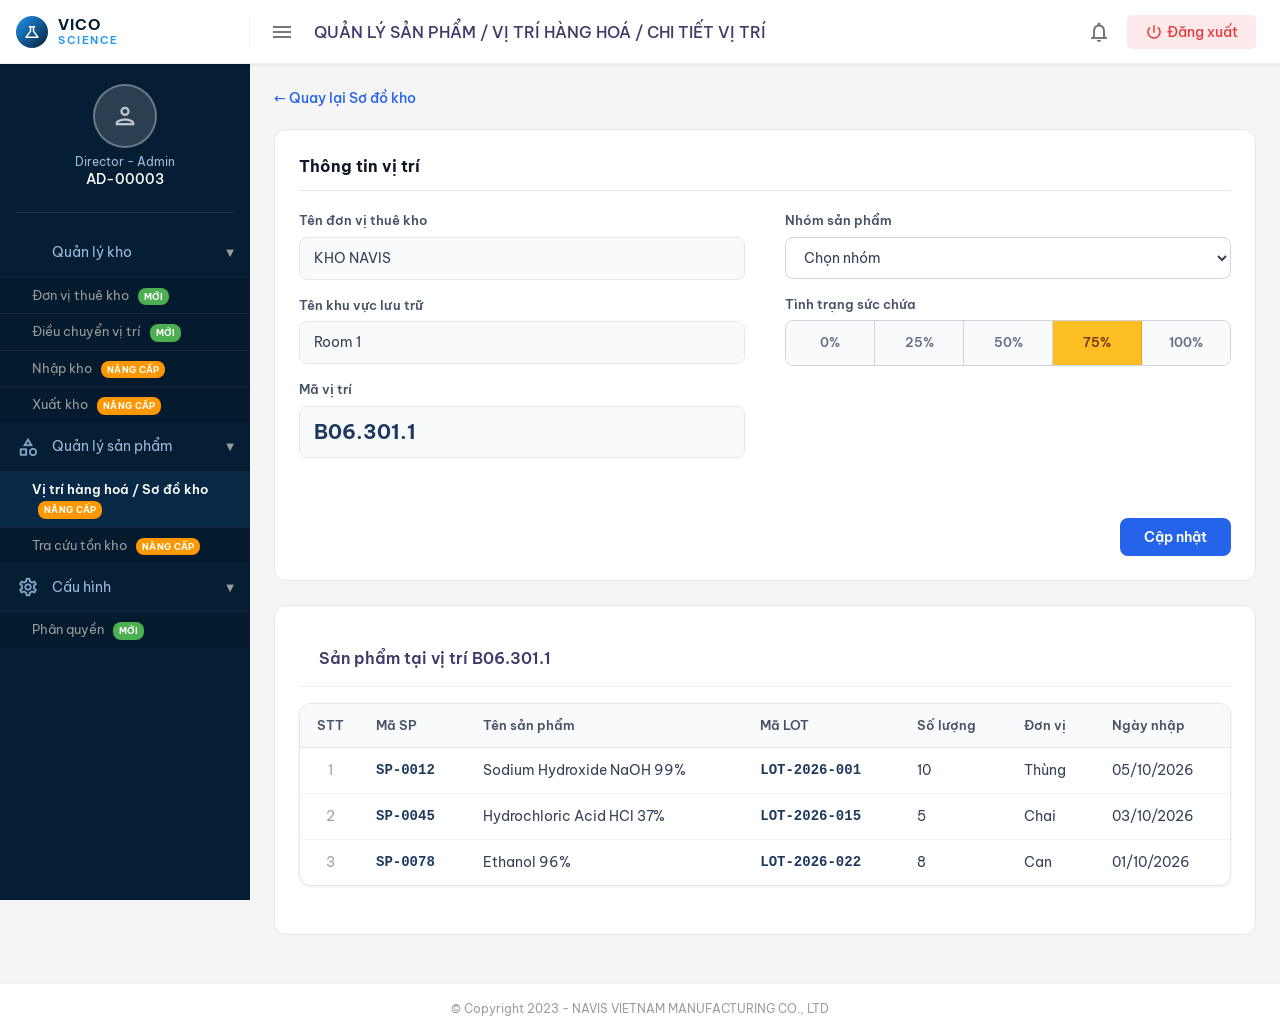
<file: w04-chi-tiet-vi-tri.html>
<!DOCTYPE html>
<html lang="vi">
<head>
    <meta charset="UTF-8">
    <meta name="viewport" content="width=device-width, initial-scale=1.0">
    <title>Chi tiết vị trí hàng hoá - Navis ERP</title>
    <link rel="stylesheet" href="shared.css?v=5">
    <style>
        /* Page-specific styles */

        .back-link {
            display: inline-flex;
            align-items: center;
            gap: 6px;
            font-size: 14px;
            color: #2563eb;
            text-decoration: none;
            font-weight: 500;
            margin-bottom: 20px;
            transition: color 0.15s;
        }

        .back-link:hover {
            color: #1d4ed8;
            text-decoration: underline;
        }

        /* Section card panel */
        .section-card {
            background: #fff;
            border: 1px solid #e5e7eb;
            border-radius: 12px;
            padding: 24px;
            margin-bottom: 24px;
        }

        .section-title {
            font-size: 16px;
            font-weight: 700;
            color: #101828;
            margin: 0 0 20px 0;
            padding-bottom: 12px;
            border-bottom: 1px solid #e5e7eb;
        }

        /* Form layout 2 columns */
        .form-grid {
            display: grid;
            grid-template-columns: 1fr 1fr;
            gap: 24px 40px;
        }

        @media (max-width: 768px) {
            .form-grid {
                grid-template-columns: 1fr;
            }
        }

        .form-group {
            margin-bottom: 16px;
        }

        .form-group label {
            display: block;
            font-size: 13px;
            font-weight: 600;
            color: #475467;
            margin-bottom: 6px;
        }

        .form-value {
            font-size: 14px;
            color: #344054;
            padding: 10px 14px;
            background: #f9fafb;
            border: 1px solid #e5e7eb;
            border-radius: 8px;
        }

        .form-value.large {
            font-size: 20px;
            font-weight: 700;
            color: #1e3a5f;
        }

        .form-group select {
            width: 100%;
            padding: 10px 14px;
            border: 1px solid #d0d5dd;
            border-radius: 8px;
            font-size: 14px;
            color: #344054;
            background: #fff;
            cursor: pointer;
            transition: border-color 0.15s, box-shadow 0.15s;
            appearance: auto;
        }

        .form-group select:focus {
            outline: none;
            border-color: #2563eb;
            box-shadow: 0 0 0 3px rgba(37, 99, 235, 0.12);
        }

        /* Capacity slider */
        .capacity-label {
            display: block;
            font-size: 13px;
            font-weight: 600;
            color: #475467;
            margin-bottom: 8px;
        }

        .capacity-slider {
            display: flex;
            gap: 0;
            border-radius: 8px;
            overflow: hidden;
            border: 1px solid #d0d5dd;
            background: #f9fafb;
        }

        .capacity-segment {
            flex: 1;
            padding: 12px 0;
            text-align: center;
            font-size: 13px;
            font-weight: 600;
            color: #667085;
            cursor: pointer;
            border-right: 1px solid #d0d5dd;
            transition: all 0.2s;
            user-select: none;
            background: #f9fafb;
        }

        .capacity-segment:last-child {
            border-right: none;
        }

        .capacity-segment:hover {
            background: #e5e7eb;
        }

        .capacity-segment.active-0 {
            background: #d1fae5;
            color: #065f46;
            border-color: #a7f3d0;
        }

        .capacity-segment.active-25 {
            background: #fef9c3;
            color: #854d0e;
            border-color: #fde68a;
        }

        .capacity-segment.active-50 {
            background: #fed7aa;
            color: #9a3412;
            border-color: #fdba74;
        }

        .capacity-segment.active-75 {
            background: #fbbf24;
            color: #78350f;
            border-color: #f59e0b;
        }

        .capacity-segment.active-100 {
            background: #fca5a5;
            color: #991b1b;
            border-color: #f87171;
        }

        /* Update button */
        .form-actions {
            display: flex;
            justify-content: flex-end;
            margin-top: 20px;
            grid-column: 1 / -1;
        }

        .btn-primary {
            background: #2563eb;
            color: #fff;
            border: none;
            border-radius: 8px;
            padding: 10px 24px;
            font-size: 14px;
            font-weight: 600;
            cursor: pointer;
            display: inline-flex;
            align-items: center;
            gap: 6px;
            transition: background 0.2s;
        }

        .btn-primary:hover {
            background: #1d4ed8;
        }

        /* Product table */
        .table-header {
            display: flex;
            justify-content: space-between;
            align-items: center;
            margin-bottom: 16px;
        }

        .table-title {
            font-size: 15px;
            font-weight: 700;
            color: #101828;
        }

        .table-container {
            background: #fff;
            border: 1px solid #e5e7eb;
            border-radius: 12px;
            overflow: hidden;
        }

        table {
            width: 100%;
            border-collapse: collapse;
        }

        thead {
            background: #f9fafb;
        }

        thead th {
            padding: 12px 16px;
            text-align: left;
            font-size: 13px;
            font-weight: 600;
            color: #475467;
            border-bottom: 1px solid #e5e7eb;
            white-space: nowrap;
        }

        thead th:first-child {
            text-align: center;
            width: 60px;
        }

        tbody td {
            padding: 12px 16px;
            font-size: 14px;
            color: #344054;
            border-bottom: 1px solid #f2f4f7;
        }

        tbody td:first-child {
            text-align: center;
            color: #98a2b3;
        }

        tbody tr {
            transition: background 0.15s;
        }

        tbody tr:hover {
            background: #f0f5ff;
        }

        tbody tr:last-child td {
            border-bottom: none;
        }

        .td-code {
            font-family: 'Courier New', monospace;
            font-weight: 600;
            color: #1e3a5f;
        }
    </style>
</head>
<body>
    <div class="layout">
        <aside class="sidebar" id="sidebar"></aside>
        <div class="main">
            <div id="header"></div>
            <div class="content">

                <!-- Back link -->
                <a href="w03-so-do-kho.html" class="back-link">&larr; Quay lại Sơ đồ kho</a>

                <!-- Section 1: Thông tin vị trí -->
                <div class="section-card">
                    <h2 class="section-title">Thông tin vị trí</h2>
                    <div class="form-grid">
                        <!-- Left column -->
                        <div class="form-column">
                            <div class="form-group">
                                <label>Tên đơn vị thuê kho</label>
                                <div class="form-value">KHO NAVIS</div>
                            </div>
                            <div class="form-group">
                                <label>Tên khu vực lưu trữ</label>
                                <div class="form-value">Room 1</div>
                            </div>
                            <div class="form-group">
                                <label>Mã vị trí</label>
                                <div class="form-value large">B06.301.1</div>
                            </div>
                        </div>

                        <!-- Right column -->
                        <div class="form-column">
                            <div class="form-group">
                                <label>Nhóm sản phẩm</label>
                                <select id="productGroup">
                                    <option value="">Chọn nhóm</option>
                                    <option value="hoa-chat-phan-tich">Hóa chất phân tích</option>
                                    <option value="hoa-chat-cong-nghiep">Hóa chất công nghiệp</option>
                                    <option value="dung-moi">Dung môi</option>
                                    <option value="axit">Axit</option>
                                    <option value="bazo">Bazơ</option>
                                    <option value="muoi">Muối</option>
                                    <option value="chat-chi-thi">Chất chỉ thị</option>
                                    <option value="hoa-chat-huu-co">Hóa chất hữu cơ</option>
                                    <option value="hoa-chat-vo-co">Hóa chất vô cơ</option>
                                    <option value="duoc-pham">Dược phẩm</option>
                                    <option value="my-pham">Mỹ phẩm</option>
                                    <option value="thuc-pham">Thực phẩm</option>
                                </select>
                            </div>
                            <div class="form-group">
                                <label class="capacity-label">Tình trạng sức chứa</label>
                                <div class="capacity-slider" id="capacitySlider">
                                    <div class="capacity-segment" data-value="0" onclick="selectCapacity(0)">0%</div>
                                    <div class="capacity-segment" data-value="25" onclick="selectCapacity(25)">25%</div>
                                    <div class="capacity-segment" data-value="50" onclick="selectCapacity(50)">50%</div>
                                    <div class="capacity-segment active-75" data-value="75" onclick="selectCapacity(75)">75%</div>
                                    <div class="capacity-segment" data-value="100" onclick="selectCapacity(100)">100%</div>
                                </div>
                            </div>
                        </div>

                        <!-- Update button -->
                        <div class="form-actions">
                            <button class="btn-primary" onclick="handleUpdate()">Cập nhật</button>
                        </div>
                    </div>
                </div>

                <!-- Section 2: Danh sách sản phẩm tại vị trí -->
                <div class="section-card">
                    <div class="table-header">
                        <h2 class="table-title">Sản phẩm tại vị trí B06.301.1</h2>
                    </div>
                    <div class="table-container">
                        <table>
                            <thead>
                                <tr>
                                    <th>STT</th>
                                    <th>Mã SP</th>
                                    <th>Tên sản phẩm</th>
                                    <th>Mã LOT</th>
                                    <th>Số lượng</th>
                                    <th>Đơn vị</th>
                                    <th>Ngày nhập</th>
                                </tr>
                            </thead>
                            <tbody>
                                <tr>
                                    <td>1</td>
                                    <td class="td-code">SP-0012</td>
                                    <td>Sodium Hydroxide NaOH 99%</td>
                                    <td class="td-code">LOT-2026-001</td>
                                    <td>10</td>
                                    <td>Thùng</td>
                                    <td>05/10/2026</td>
                                </tr>
                                <tr>
                                    <td>2</td>
                                    <td class="td-code">SP-0045</td>
                                    <td>Hydrochloric Acid HCl 37%</td>
                                    <td class="td-code">LOT-2026-015</td>
                                    <td>5</td>
                                    <td>Chai</td>
                                    <td>03/10/2026</td>
                                </tr>
                                <tr>
                                    <td>3</td>
                                    <td class="td-code">SP-0078</td>
                                    <td>Ethanol 96%</td>
                                    <td class="td-code">LOT-2026-022</td>
                                    <td>8</td>
                                    <td>Can</td>
                                    <td>01/10/2026</td>
                                </tr>
                            </tbody>
                        </table>
                    </div>
                </div>

            </div>
            <div id="footer"></div>
        </div>
    </div>

    <script src="shared.js?v=5"></script>
    <script>initPage('w03-so-do-kho.html', 'QUẢN LÝ SẢN PHẨM / VỊ TRÍ HÀNG HOÁ / CHI TIẾT VỊ TRÍ');</script>
    <script>
        // Track current capacity value
        var currentCapacity = 75;

        /**
         * Select a capacity segment and update the visual state.
         * @param {number} value - capacity percentage (0, 25, 50, 75, 100)
         */
        function selectCapacity(value) {
            currentCapacity = value;
            var segments = document.querySelectorAll('#capacitySlider .capacity-segment');
            for (var i = 0; i < segments.length; i++) {
                var seg = segments[i];
                // Remove all active-* classes
                seg.className = 'capacity-segment';
                // Apply active class to the selected segment
                if (parseInt(seg.getAttribute('data-value'), 10) === value) {
                    seg.classList.add('active-' + value);
                }
            }
        }

        /**
         * Handle the update button click.
         */
        function handleUpdate() {
            var group = document.getElementById('productGroup');
            var groupText = group.options[group.selectedIndex].text;
            alert(
                'Wireframe demo: Cập nhật thành công!\n\n' +
                'Nhóm sản phẩm: ' + groupText + '\n' +
                'Sức chứa: ' + currentCapacity + '%'
            );
        }
    </script>
</body>
</html>
</file>
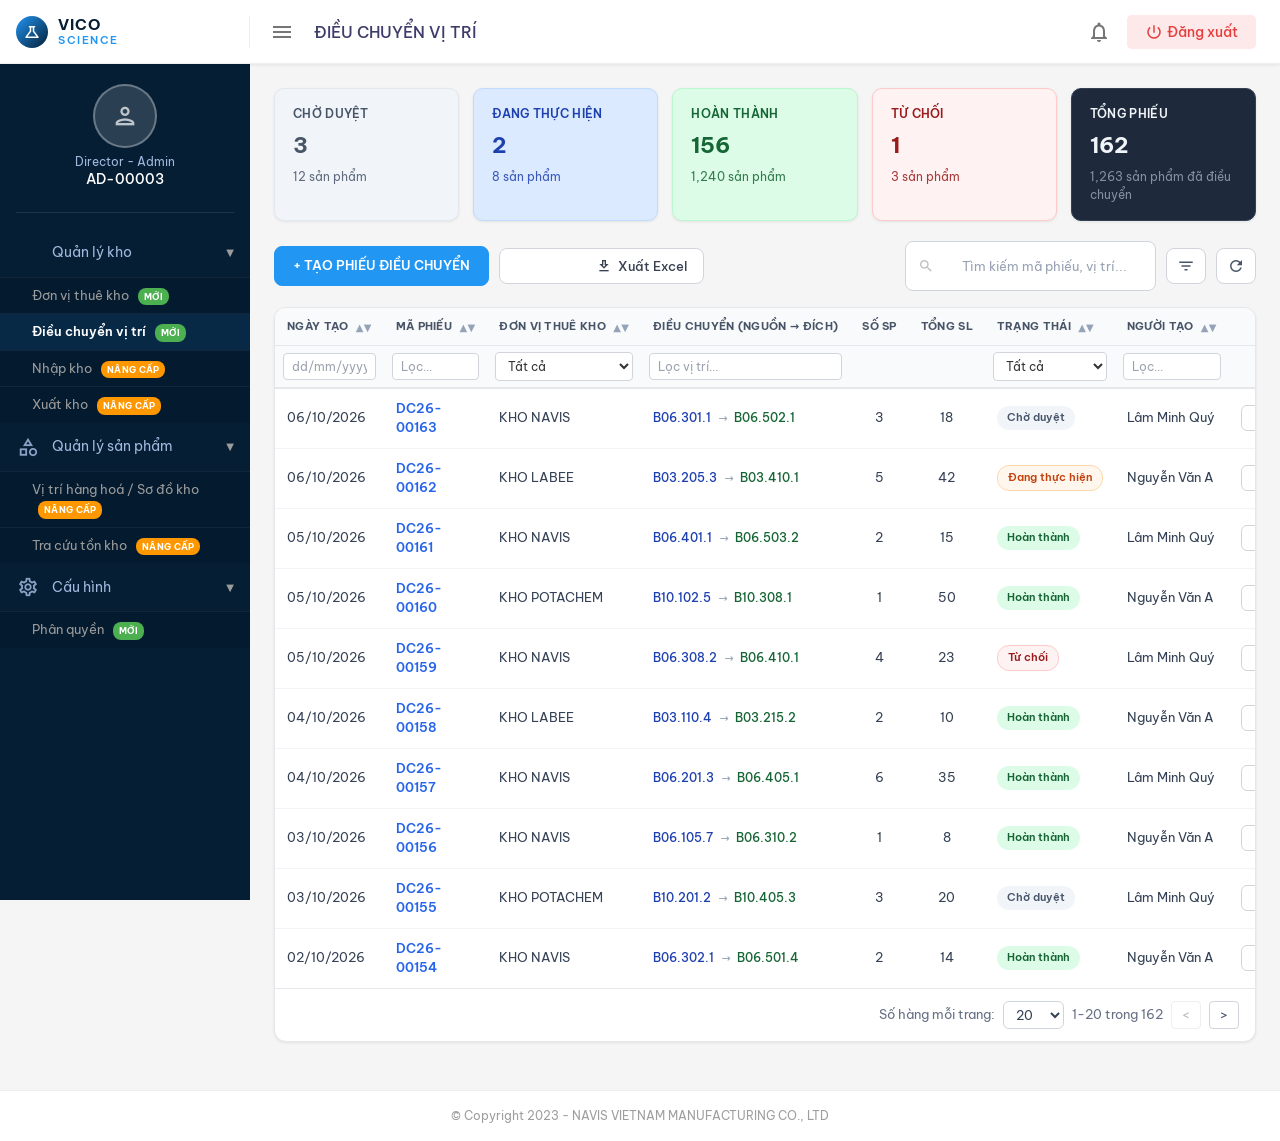
<file: w05-dieu-chuyen-vi-tri.html>
<!DOCTYPE html>
<html lang="vi">
<head>
    <meta charset="UTF-8">
    <meta name="viewport" content="width=device-width, initial-scale=1.0">
    <title>Điều chuyển vị trí - Navis ERP</title>
    <link rel="stylesheet" href="shared.css?v=5">
    <style>
        /* ── Status Cards ─────────────────────────────────────────────── */
        .status-cards {
            display: flex;
            gap: 14px;
            margin-bottom: 20px;
            flex-wrap: wrap;
        }

        .status-card {
            flex: 1;
            min-width: 160px;
            border-radius: 10px;
            padding: 16px 18px;
            display: flex;
            flex-direction: column;
            gap: 6px;
        }

        .status-card-label {
            font-size: 12px;
            font-weight: 600;
            text-transform: uppercase;
            letter-spacing: 0.3px;
        }

        .status-card-count {
            font-size: 22px;
            font-weight: 700;
        }

        .status-card-desc {
            font-size: 12px;
            opacity: 0.85;
        }

        .status-card--gray {
            background: #f1f5f9;
            color: #475569;
            border: 1px solid #e2e8f0;
        }

        .status-card--blue {
            background: #dbeafe;
            color: #1e40af;
            border: 1px solid #bfdbfe;
        }

        .status-card--green {
            background: #dcfce7;
            color: #166534;
            border: 1px solid #bbf7d0;
        }

        .status-card--red {
            background: #fef2f2;
            color: #991b1b;
            border: 1px solid #fecaca;
        }

        .status-card--dark {
            background: #1e293b;
            color: #f1f5f9;
            border: 1px solid #334155;
        }

        .status-card--dark .status-card-desc {
            color: #94a3b8;
        }

        /* ── Toolbar / Action Bar ─────────────────────────────────────── */
        .toolbar {
            display: flex;
            justify-content: space-between;
            align-items: center;
            margin-bottom: 16px;
            flex-wrap: wrap;
            gap: 12px;
        }

        .toolbar-left {
            display: flex;
            align-items: center;
            gap: 10px;
            flex-wrap: wrap;
        }

        .toolbar-right {
            display: flex;
            align-items: center;
            gap: 10px;
            flex-wrap: wrap;
        }

        .btn-outline {
            background: #fff;
            color: #374151;
            border: 1px solid #d1d5db;
            border-radius: 8px;
            padding: 9px 16px;
            font-size: 13px;
            font-weight: 500;
            cursor: pointer;
            display: inline-flex;
            align-items: center;
            gap: 6px;
            transition: background 0.15s;
        }

        .btn-outline:hover {
            background: #f9fafb;
            border-color: #9ca3af;
        }

        .search-box {
            display: flex;
            align-items: center;
            background: #fff;
            border: 1px solid #d0d5dd;
            border-radius: 8px;
            padding: 8px 12px;
            min-width: 240px;
        }

        .search-box input {
            border: none;
            outline: none;
            font-size: 13px;
            width: 100%;
            margin-left: 8px;
            color: #344054;
        }

        .search-box input::placeholder {
            color: #98a2b3;
        }

        .search-icon {
            color: #98a2b3;
            font-size: 14px;
            flex-shrink: 0;
        }

        .btn-icon {
            background: #fff;
            border: 1px solid #d1d5db;
            border-radius: 8px;
            padding: 8px 10px;
            cursor: pointer;
            color: #475569;
            font-size: 16px;
            display: inline-flex;
            align-items: center;
            justify-content: center;
            transition: background 0.15s;
        }

        .btn-icon:hover {
            background: #f3f4f6;
        }

        /* ── Table ────────────────────────────────────────────────────── */
        .table-container {
            background: #fff;
            border: 1px solid #e5e7eb;
            border-radius: 12px;
            overflow: hidden;
        }

        table {
            width: 100%;
            border-collapse: collapse;
        }

        thead th {
            padding: 10px 12px;
            text-align: left;
            font-size: 11px;
            font-weight: 700;
            color: #475467;
            background: #f9fafb;
            border-bottom: 1px solid #e5e7eb;
            white-space: nowrap;
            text-transform: uppercase;
            letter-spacing: 0.3px;
        }

        .th-sort {
            cursor: pointer;
            user-select: none;
        }

        .th-sort:hover {
            background: #f1f5f9;
        }

        .sort-arrows {
            display: inline-block;
            margin-left: 4px;
            font-size: 10px;
            color: #94a3b8;
            vertical-align: middle;
        }

        /* Column filter inputs row */
        .filter-row td {
            padding: 6px 8px;
            background: #f9fafb;
            border-bottom: 2px solid #e5e7eb;
        }

        .filter-row input,
        .filter-row select {
            width: 100%;
            padding: 5px 8px;
            border: 1px solid #d1d5db;
            border-radius: 4px;
            font-size: 12px;
            color: #333;
            background: #fff;
        }

        .filter-row input::placeholder {
            color: #9ca3af;
        }

        tbody td {
            padding: 10px 12px;
            font-size: 13px;
            color: #344054;
            border-bottom: 1px solid #f2f4f7;
        }

        tbody tr {
            transition: background 0.15s;
        }

        tbody tr:hover td {
            background: #f8fafc;
        }

        tbody tr:last-child td {
            border-bottom: none;
        }

        /* Status badges */
        .badge {
            display: inline-block;
            padding: 3px 10px;
            border-radius: 12px;
            font-size: 11px;
            font-weight: 600;
            white-space: nowrap;
        }

        .badge-green {
            background: #dcfce7;
            color: #166534;
        }

        .badge-orange {
            background: #fff7ed;
            color: #c2410c;
            border: 1px solid #fed7aa;
        }

        .badge-yellow {
            background: #fef9c3;
            color: #854d0e;
        }

        .badge-gray {
            background: #f1f5f9;
            color: #475569;
        }

        .badge-red {
            background: #fef2f2;
            color: #991b1b;
            border: 1px solid #fecaca;
        }

        /* Actions column */
        .btn-more {
            background: none;
            border: 1px solid #d1d5db;
            border-radius: 6px;
            padding: 4px 10px;
            cursor: pointer;
            font-size: 16px;
            color: #475569;
            line-height: 1;
            transition: background 0.15s;
        }

        .btn-more:hover {
            background: #f3f4f6;
        }

        /* Link style for codes */
        .code-link {
            color: #2563eb;
            font-weight: 600;
            cursor: pointer;
        }

        .code-link:hover {
            text-decoration: underline;
        }

        /* Location from/to */
        .loc-from {
            font-size: 12px;
            font-weight: 500;
            color: #1e40af;
            font-family: 'Be Vietnam Pro', monospace;
        }

        .loc-arrow {
            color: #94a3b8;
            margin: 0 4px;
            font-size: 11px;
        }

        .loc-to {
            font-size: 12px;
            font-weight: 500;
            color: #166534;
            font-family: 'Be Vietnam Pro', monospace;
        }

        /* ── Pagination ───────────────────────────────────────────────── */
        .table-pagination {
            display: flex;
            justify-content: flex-end;
            align-items: center;
            padding: 12px 16px;
            font-size: 13px;
            color: #667085;
            gap: 8px;
            border-top: 1px solid #e5e7eb;
        }

        .table-pagination select {
            border: 1px solid #d0d5dd;
            border-radius: 6px;
            padding: 4px 8px;
            font-size: 13px;
            color: #344054;
            background: #fff;
            cursor: pointer;
        }

        .page-btn {
            background: #fff;
            border: 1px solid #d1d5db;
            border-radius: 4px;
            padding: 4px 10px;
            cursor: pointer;
            color: #475569;
            font-size: 14px;
            transition: background 0.15s;
        }

        .page-btn:hover {
            background: #f3f4f6;
        }

        .page-btn:disabled {
            opacity: 0.4;
            cursor: not-allowed;
        }
    </style>
</head>
<body>
    <div class="layout">
        <aside class="sidebar" id="sidebar"></aside>
        <div class="main-area">
            <div id="header"></div>
            <div class="content">

                <!-- Status Cards -->
                <div class="status-cards">
                    <div class="status-card status-card--gray">
                        <span class="status-card-label">Chờ duyệt</span>
                        <span class="status-card-count">3</span>
                        <span class="status-card-desc">12 sản phẩm</span>
                    </div>
                    <div class="status-card status-card--blue">
                        <span class="status-card-label">Đang thực hiện</span>
                        <span class="status-card-count">2</span>
                        <span class="status-card-desc">8 sản phẩm</span>
                    </div>
                    <div class="status-card status-card--green">
                        <span class="status-card-label">Hoàn thành</span>
                        <span class="status-card-count">156</span>
                        <span class="status-card-desc">1,240 sản phẩm</span>
                    </div>
                    <div class="status-card status-card--red">
                        <span class="status-card-label">Từ chối</span>
                        <span class="status-card-count">1</span>
                        <span class="status-card-desc">3 sản phẩm</span>
                    </div>
                    <div class="status-card status-card--dark">
                        <span class="status-card-label">Tổng phiếu</span>
                        <span class="status-card-count">162</span>
                        <span class="status-card-desc">1,263 sản phẩm đã điều chuyển</span>
                    </div>
                </div>

                <!-- Action Bar / Toolbar -->
                <div class="toolbar">
                    <div class="toolbar-left">
                        <a href="w05b-tao-phieu-dieu-chuyen.html" class="btn btn-primary" style="border-radius:8px; padding:9px 18px; font-size:13px; font-weight:600;">
                            + TẠO PHIẾU ĐIỀU CHUYỂN
                        </a>
                        <button class="btn-outline">
                            <span class="material-icons-outlined" style="font-size:16px;">file_download</span>
                            Xuất Excel
                        </button>
                    </div>
                    <div class="toolbar-right">
                        <div class="search-box">
                            <span class="material-icons-outlined search-icon" style="font-size:16px;">search</span>
                            <input type="text" placeholder="Tìm kiếm mã phiếu, vị trí..." id="searchInput">
                        </div>
                        <button class="btn-icon" title="Bộ lọc"><span class="material-icons-outlined" style="font-size:18px;">filter_list</span></button>
                        <button class="btn-icon" title="Làm mới"><span class="material-icons-outlined" style="font-size:18px;">refresh</span></button>
                    </div>
                </div>

                <!-- Data Table -->
                <div class="table-container">
                    <table>
                        <thead>
                            <tr>
                                <th class="th-sort">NGÀY TẠO <span class="sort-arrows">&#9650;&#9660;</span></th>
                                <th class="th-sort">MÃ PHIẾU <span class="sort-arrows">&#9650;&#9660;</span></th>
                                <th class="th-sort">ĐƠN VỊ THUÊ KHO <span class="sort-arrows">&#9650;&#9660;</span></th>
                                <th class="th-sort">ĐIỀU CHUYỂN (NGUỒN &#8594; ĐÍCH)</th>
                                <th class="th-sort">SỐ SP</th>
                                <th class="th-sort">TỔNG SL</th>
                                <th class="th-sort">TRẠNG THÁI <span class="sort-arrows">&#9650;&#9660;</span></th>
                                <th class="th-sort">NGƯỜI TẠO <span class="sort-arrows">&#9650;&#9660;</span></th>
                                <th style="width:50px;"></th>
                            </tr>
                            <!-- Filter inputs row -->
                            <tr class="filter-row">
                                <td><input type="text" placeholder="dd/mm/yyyy"></td>
                                <td><input type="text" placeholder="Lọc..."></td>
                                <td>
                                    <select>
                                        <option value="">Tất cả</option>
                                        <option>KHO NAVIS</option>
                                        <option>KHO LABEE</option>
                                        <option>KHO POTACHEM</option>
                                    </select>
                                </td>
                                <td><input type="text" placeholder="Lọc vị trí..."></td>
                                <td></td>
                                <td></td>
                                <td>
                                    <select>
                                        <option value="">Tất cả</option>
                                        <option>Chờ duyệt</option>
                                        <option>Đang thực hiện</option>
                                        <option>Hoàn thành</option>
                                        <option>Từ chối</option>
                                    </select>
                                </td>
                                <td><input type="text" placeholder="Lọc..."></td>
                                <td></td>
                            </tr>
                        </thead>
                        <tbody id="tableBody">
                            <tr>
                                <td>06/10/2026</td>
                                <td><span class="code-link">DC26-00163</span></td>
                                <td>KHO NAVIS</td>
                                <td><span class="loc-from">B06.301.1</span> <span class="loc-arrow">&#8594;</span> <span class="loc-to">B06.502.1</span></td>
                                <td style="text-align:center;">3</td>
                                <td style="text-align:center;">18</td>
                                <td><span class="badge badge-gray">Chờ duyệt</span></td>
                                <td>Lâm Minh Quý</td>
                                <td><button class="btn-more" title="Thêm hành động">&#8942;</button></td>
                            </tr>
                            <tr>
                                <td>06/10/2026</td>
                                <td><span class="code-link">DC26-00162</span></td>
                                <td>KHO LABEE</td>
                                <td><span class="loc-from">B03.205.3</span> <span class="loc-arrow">&#8594;</span> <span class="loc-to">B03.410.1</span></td>
                                <td style="text-align:center;">5</td>
                                <td style="text-align:center;">42</td>
                                <td><span class="badge badge-orange">Đang thực hiện</span></td>
                                <td>Nguyễn Văn A</td>
                                <td><button class="btn-more" title="Thêm hành động">&#8942;</button></td>
                            </tr>
                            <tr>
                                <td>05/10/2026</td>
                                <td><span class="code-link">DC26-00161</span></td>
                                <td>KHO NAVIS</td>
                                <td><span class="loc-from">B06.401.1</span> <span class="loc-arrow">&#8594;</span> <span class="loc-to">B06.503.2</span></td>
                                <td style="text-align:center;">2</td>
                                <td style="text-align:center;">15</td>
                                <td><span class="badge badge-green">Hoàn thành</span></td>
                                <td>Lâm Minh Quý</td>
                                <td><button class="btn-more" title="Thêm hành động">&#8942;</button></td>
                            </tr>
                            <tr>
                                <td>05/10/2026</td>
                                <td><span class="code-link">DC26-00160</span></td>
                                <td>KHO POTACHEM</td>
                                <td><span class="loc-from">B10.102.5</span> <span class="loc-arrow">&#8594;</span> <span class="loc-to">B10.308.1</span></td>
                                <td style="text-align:center;">1</td>
                                <td style="text-align:center;">50</td>
                                <td><span class="badge badge-green">Hoàn thành</span></td>
                                <td>Nguyễn Văn A</td>
                                <td><button class="btn-more" title="Thêm hành động">&#8942;</button></td>
                            </tr>
                            <tr>
                                <td>05/10/2026</td>
                                <td><span class="code-link">DC26-00159</span></td>
                                <td>KHO NAVIS</td>
                                <td><span class="loc-from">B06.308.2</span> <span class="loc-arrow">&#8594;</span> <span class="loc-to">B06.410.1</span></td>
                                <td style="text-align:center;">4</td>
                                <td style="text-align:center;">23</td>
                                <td><span class="badge badge-red">Từ chối</span></td>
                                <td>Lâm Minh Quý</td>
                                <td><button class="btn-more" title="Thêm hành động">&#8942;</button></td>
                            </tr>
                            <tr>
                                <td>04/10/2026</td>
                                <td><span class="code-link">DC26-00158</span></td>
                                <td>KHO LABEE</td>
                                <td><span class="loc-from">B03.110.4</span> <span class="loc-arrow">&#8594;</span> <span class="loc-to">B03.215.2</span></td>
                                <td style="text-align:center;">2</td>
                                <td style="text-align:center;">10</td>
                                <td><span class="badge badge-green">Hoàn thành</span></td>
                                <td>Nguyễn Văn A</td>
                                <td><button class="btn-more" title="Thêm hành động">&#8942;</button></td>
                            </tr>
                            <tr>
                                <td>04/10/2026</td>
                                <td><span class="code-link">DC26-00157</span></td>
                                <td>KHO NAVIS</td>
                                <td><span class="loc-from">B06.201.3</span> <span class="loc-arrow">&#8594;</span> <span class="loc-to">B06.405.1</span></td>
                                <td style="text-align:center;">6</td>
                                <td style="text-align:center;">35</td>
                                <td><span class="badge badge-green">Hoàn thành</span></td>
                                <td>Lâm Minh Quý</td>
                                <td><button class="btn-more" title="Thêm hành động">&#8942;</button></td>
                            </tr>
                            <tr>
                                <td>03/10/2026</td>
                                <td><span class="code-link">DC26-00156</span></td>
                                <td>KHO NAVIS</td>
                                <td><span class="loc-from">B06.105.7</span> <span class="loc-arrow">&#8594;</span> <span class="loc-to">B06.310.2</span></td>
                                <td style="text-align:center;">1</td>
                                <td style="text-align:center;">8</td>
                                <td><span class="badge badge-green">Hoàn thành</span></td>
                                <td>Nguyễn Văn A</td>
                                <td><button class="btn-more" title="Thêm hành động">&#8942;</button></td>
                            </tr>
                            <tr>
                                <td>03/10/2026</td>
                                <td><span class="code-link">DC26-00155</span></td>
                                <td>KHO POTACHEM</td>
                                <td><span class="loc-from">B10.201.2</span> <span class="loc-arrow">&#8594;</span> <span class="loc-to">B10.405.3</span></td>
                                <td style="text-align:center;">3</td>
                                <td style="text-align:center;">20</td>
                                <td><span class="badge badge-gray">Chờ duyệt</span></td>
                                <td>Lâm Minh Quý</td>
                                <td><button class="btn-more" title="Thêm hành động">&#8942;</button></td>
                            </tr>
                            <tr>
                                <td>02/10/2026</td>
                                <td><span class="code-link">DC26-00154</span></td>
                                <td>KHO NAVIS</td>
                                <td><span class="loc-from">B06.302.1</span> <span class="loc-arrow">&#8594;</span> <span class="loc-to">B06.501.4</span></td>
                                <td style="text-align:center;">2</td>
                                <td style="text-align:center;">14</td>
                                <td><span class="badge badge-green">Hoàn thành</span></td>
                                <td>Nguyễn Văn A</td>
                                <td><button class="btn-more" title="Thêm hành động">&#8942;</button></td>
                            </tr>
                        </tbody>
                    </table>
                    <div class="table-pagination">
                        <span>Số hàng mỗi trang:</span>
                        <select>
                            <option value="20" selected>20</option>
                            <option value="50">50</option>
                            <option value="100">100</option>
                        </select>
                        <span>1-20 trong 162</span>
                        <button class="page-btn" disabled>&lt;</button>
                        <button class="page-btn">&gt;</button>
                    </div>
                </div>

            </div>
            <div id="footer"></div>
        </div>
    </div>

    <script src="shared.js?v=5"></script>
    <script>initPage('w05-dieu-chuyen-vi-tri.html', 'ĐIỀU CHUYỂN VỊ TRÍ');</script>
    <script>
        // Search filter
        document.getElementById('searchInput').addEventListener('input', function() {
            var filter = this.value.toLowerCase();
            var rows = document.querySelectorAll('#tableBody tr');
            rows.forEach(function(row) {
                var text = row.textContent.toLowerCase();
                row.style.display = text.includes(filter) ? '' : 'none';
            });
        });
    </script>
</body>
</html>
</file>
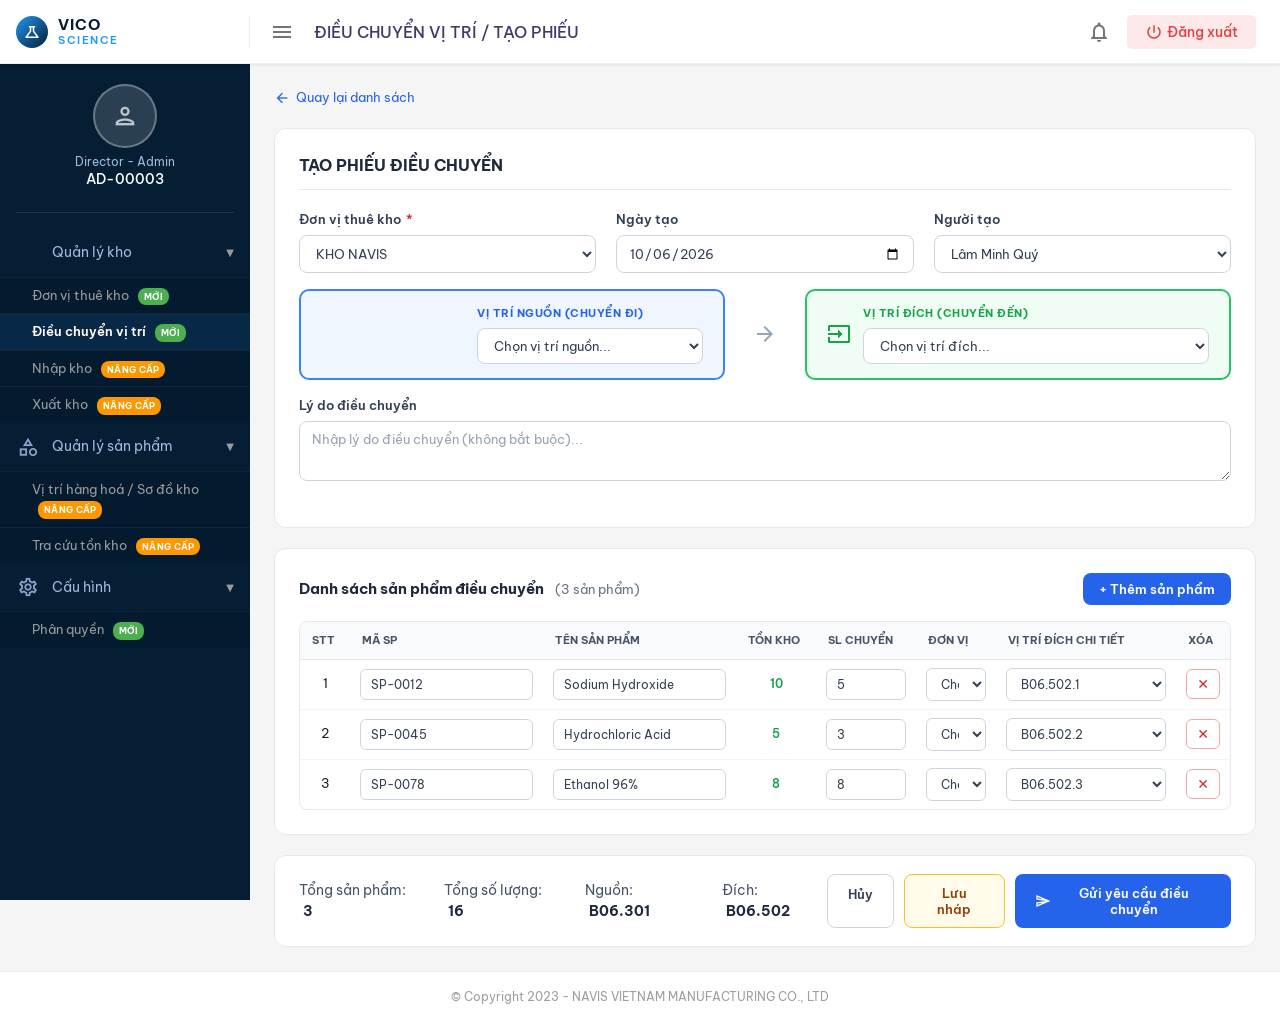
<file: w05b-tao-phieu-dieu-chuyen.html>
<!DOCTYPE html>
<html lang="vi">
<head>
    <meta charset="UTF-8">
    <meta name="viewport" content="width=device-width, initial-scale=1.0">
    <title>Tạo phiếu điều chuyển - Navis ERP</title>
    <link rel="stylesheet" href="shared.css?v=5">
    <style>
        /* ── Back link ────────────────────────────────────────────────── */
        .back-link {
            display: inline-flex;
            align-items: center;
            gap: 6px;
            font-size: 13px;
            color: #2563eb;
            margin-bottom: 20px;
            cursor: pointer;
            text-decoration: none;
        }

        .back-link:hover {
            text-decoration: underline;
        }

        /* ── Form Card ────────────────────────────────────────────────── */
        .form-card {
            background: #fff;
            border: 1px solid #e5e7eb;
            border-radius: 12px;
            padding: 24px;
            margin-bottom: 20px;
        }

        .form-card-title {
            font-size: 16px;
            font-weight: 700;
            color: #1e293b;
            margin-bottom: 20px;
            padding-bottom: 12px;
            border-bottom: 1px solid #e5e7eb;
        }

        .form-row {
            display: flex;
            gap: 20px;
            margin-bottom: 16px;
        }

        .form-col {
            flex: 1;
            min-width: 0;
        }

        .form-group {
            margin-bottom: 0;
        }

        .form-group label {
            display: block;
            font-size: 13px;
            font-weight: 600;
            color: #344054;
            margin-bottom: 6px;
        }

        .form-group label .required {
            color: #dc2626;
            margin-left: 2px;
        }

        .form-group input,
        .form-group select,
        .form-group textarea {
            width: 100%;
            padding: 9px 12px;
            border: 1px solid #d0d5dd;
            border-radius: 8px;
            font-size: 13px;
            color: #344054;
            background: #fff;
            transition: border-color 0.15s, box-shadow 0.15s;
            box-sizing: border-box;
            font-family: inherit;
        }

        .form-group input:focus,
        .form-group select:focus,
        .form-group textarea:focus {
            outline: none;
            border-color: #2563eb;
            box-shadow: 0 0 0 3px rgba(37, 99, 235, 0.12);
        }

        .form-group input::placeholder,
        .form-group textarea::placeholder {
            color: #98a2b3;
        }

        .form-group select {
            appearance: auto;
        }

        .form-group textarea {
            resize: vertical;
            min-height: 60px;
        }

        /* ── Source/Dest Headers ───────────────────────────────────────── */
        .location-header {
            display: flex;
            gap: 20px;
            margin-bottom: 16px;
        }

        .location-box {
            flex: 1;
            border-radius: 10px;
            padding: 14px 20px;
            display: flex;
            align-items: center;
            gap: 12px;
        }

        .location-box--source {
            background: #eff6ff;
            border: 2px solid #3b82f6;
        }

        .location-box--dest {
            background: #f0fdf4;
            border: 2px solid #22c55e;
        }

        .location-box .box-icon {
            font-size: 24px;
        }

        .location-box--source .box-icon { color: #2563eb; }
        .location-box--dest .box-icon { color: #16a34a; }

        .location-box .box-content {
            flex: 1;
        }

        .location-box .box-label {
            font-size: 11px;
            font-weight: 700;
            text-transform: uppercase;
            letter-spacing: 0.5px;
            margin-bottom: 6px;
        }

        .location-box--source .box-label { color: #2563eb; }
        .location-box--dest .box-label { color: #16a34a; }

        .location-box select {
            width: 100%;
            padding: 8px 12px;
            border: 1px solid #d0d5dd;
            border-radius: 8px;
            font-size: 13px;
            color: #344054;
            background: #fff;
            box-sizing: border-box;
        }

        .location-box select:focus {
            outline: none;
            border-color: #2563eb;
            box-shadow: 0 0 0 3px rgba(37, 99, 235, 0.12);
        }

        .transfer-direction {
            display: flex;
            align-items: center;
            justify-content: center;
            padding: 0 8px;
            color: #94a3b8;
            font-size: 28px;
        }

        /* ── Product Table ────────────────────────────────────────────── */
        .product-section {
            background: #fff;
            border: 1px solid #e5e7eb;
            border-radius: 12px;
            padding: 24px;
            margin-bottom: 20px;
        }

        .product-header {
            display: flex;
            justify-content: space-between;
            align-items: center;
            margin-bottom: 16px;
        }

        .product-title {
            font-size: 15px;
            font-weight: 700;
            color: #1e293b;
        }

        .product-count {
            font-size: 13px;
            color: #667085;
            font-weight: 400;
            margin-left: 8px;
        }

        .btn-add-product {
            background: #2563eb;
            color: #fff;
            border: none;
            border-radius: 8px;
            padding: 8px 16px;
            font-size: 13px;
            font-weight: 600;
            cursor: pointer;
            display: inline-flex;
            align-items: center;
            gap: 4px;
            transition: background 0.15s;
        }

        .btn-add-product:hover {
            background: #1d4ed8;
        }

        .product-table-wrapper {
            border: 1px solid #e5e7eb;
            border-radius: 8px;
            overflow-x: auto;
        }

        .product-table {
            width: 100%;
            border-collapse: collapse;
            font-size: 13px;
        }

        .product-table th {
            padding: 10px 12px;
            text-align: left;
            font-size: 11px;
            font-weight: 700;
            color: #475467;
            background: #f9fafb;
            border-bottom: 1px solid #e5e7eb;
            white-space: nowrap;
            text-transform: uppercase;
        }

        .product-table td {
            padding: 8px 10px;
            border-bottom: 1px solid #f2f4f7;
            vertical-align: middle;
        }

        .product-table tbody tr:last-child td {
            border-bottom: none;
        }

        .product-table input,
        .product-table select {
            width: 100%;
            padding: 7px 10px;
            border: 1px solid #d0d5dd;
            border-radius: 6px;
            font-size: 12px;
            color: #344054;
            background: #fff;
            box-sizing: border-box;
        }

        .product-table input:focus,
        .product-table select:focus {
            outline: none;
            border-color: #2563eb;
            box-shadow: 0 0 0 2px rgba(37, 99, 235, 0.12);
        }

        .product-table input::placeholder {
            color: #9ca3af;
        }

        .product-table input[readonly] {
            background: #f9fafb;
            color: #667085;
        }

        .btn-delete-row {
            background: none;
            border: 1px solid #fca5a5;
            border-radius: 6px;
            color: #dc2626;
            padding: 5px 10px;
            cursor: pointer;
            font-size: 14px;
            transition: background 0.15s;
        }

        .btn-delete-row:hover {
            background: #fef2f2;
        }

        .col-stt {
            width: 50px;
            text-align: center;
        }

        .col-qty {
            width: 100px;
        }

        .col-avail {
            width: 80px;
            text-align: center;
        }

        .col-unit {
            width: 80px;
        }

        .col-dest-loc {
            min-width: 180px;
        }

        .col-delete {
            width: 50px;
            text-align: center;
        }

        .avail-text {
            font-size: 12px;
            font-weight: 600;
            color: #16a34a;
        }

        /* ── Bottom / Footer Bar ──────────────────────────────────────── */
        .form-bottom {
            background: #fff;
            border: 1px solid #e5e7eb;
            border-radius: 12px;
            padding: 18px 24px;
            display: flex;
            justify-content: space-between;
            align-items: center;
        }

        .summary-info {
            display: flex;
            gap: 24px;
            font-size: 14px;
            color: #475569;
        }

        .summary-item strong {
            font-weight: 700;
            color: #1e293b;
            margin-left: 4px;
        }

        .form-actions {
            display: flex;
            gap: 10px;
        }

        .btn-cancel {
            padding: 10px 20px;
            font-size: 13px;
            font-weight: 600;
            border: 1px solid #d0d5dd;
            border-radius: 8px;
            background: #fff;
            color: #344054;
            cursor: pointer;
            transition: background 0.15s;
        }

        .btn-cancel:hover {
            background: #f9fafb;
        }

        .btn-draft {
            padding: 10px 20px;
            font-size: 13px;
            font-weight: 600;
            border: 1px solid #fbbf24;
            border-radius: 8px;
            background: #fffbeb;
            color: #92400e;
            cursor: pointer;
            transition: background 0.15s;
        }

        .btn-draft:hover {
            background: #fef3c7;
        }

        .btn-confirm {
            padding: 10px 20px;
            font-size: 13px;
            font-weight: 600;
            border: none;
            border-radius: 8px;
            background: #2563eb;
            color: #fff;
            cursor: pointer;
            transition: background 0.15s;
            display: inline-flex;
            align-items: center;
            gap: 6px;
        }

        .btn-confirm:hover {
            background: #1d4ed8;
        }

        /* ── Responsive ───────────────────────────────────────────────── */
        @media (max-width: 900px) {
            .form-row, .location-header {
                flex-direction: column;
            }
            .transfer-direction {
                transform: rotate(90deg);
                padding: 8px 0;
            }
        }

        @media (max-width: 768px) {
            .form-bottom {
                flex-direction: column;
                gap: 12px;
                align-items: flex-start;
            }
            .summary-info {
                flex-direction: column;
                gap: 8px;
            }
        }
    </style>
</head>
<body>
    <div class="layout">
        <aside class="sidebar" id="sidebar"></aside>
        <div class="main-area">
            <div id="header"></div>
            <div class="content">

                <!-- Back link -->
                <a href="w05-dieu-chuyen-vi-tri.html" class="back-link">
                    <span class="material-icons-outlined" style="font-size:16px;">arrow_back</span>
                    Quay lại danh sách
                </a>

                <!-- Form Section: Info -->
                <div class="form-card">
                    <div class="form-card-title">TẠO PHIẾU ĐIỀU CHUYỂN</div>

                    <!-- Row 1 -->
                    <div class="form-row">
                        <div class="form-col">
                            <div class="form-group">
                                <label>Đơn vị thuê kho <span class="required">*</span></label>
                                <select id="tenantSelect">
                                    <option value="">Chọn đơn vị thuê kho</option>
                                    <option value="navis" selected>KHO NAVIS</option>
                                    <option value="labee">KHO LABEE</option>
                                    <option value="potachem">KHO POTACHEM</option>
                                </select>
                            </div>
                        </div>
                        <div class="form-col">
                            <div class="form-group">
                                <label>Ngày tạo</label>
                                <input type="date" value="2026-10-06">
                            </div>
                        </div>
                        <div class="form-col">
                            <div class="form-group">
                                <label>Người tạo</label>
                                <select>
                                    <option>Lâm Minh Quý</option>
                                    <option>Nguyễn Văn A</option>
                                </select>
                            </div>
                        </div>
                    </div>

                    <!-- Row 2: Source & Destination -->
                    <div class="location-header">
                        <div class="location-box location-box--source">
                            <span class="material-icons-outlined box-icon">output</span>
                            <div class="box-content">
                                <div class="box-label">Vị trí nguồn (chuyển đi)</div>
                                <select id="sourceLocation">
                                    <option value="">Chọn vị trí nguồn...</option>
                                    <option value="B06.301">B06.301</option>
                                    <option value="B06.302">B06.302</option>
                                    <option value="B06.308">B06.308</option>
                                    <option value="B06.401">B06.401</option>
                                    <option value="B06.105">B06.105</option>
                                    <option value="B06.201">B06.201</option>
                                    <option value="B06.202">B06.202</option>
                                </select>
                            </div>
                        </div>

                        <div class="transfer-direction">
                            <span class="material-icons-outlined">arrow_forward</span>
                        </div>

                        <div class="location-box location-box--dest">
                            <span class="material-icons-outlined box-icon">input</span>
                            <div class="box-content">
                                <div class="box-label">Vị trí đích (chuyển đến)</div>
                                <select id="destLocation">
                                    <option value="">Chọn vị trí đích...</option>
                                    <option value="B06.502">B06.502</option>
                                    <option value="B06.503">B06.503</option>
                                    <option value="B06.410">B06.410</option>
                                    <option value="B06.405">B06.405</option>
                                    <option value="B06.501">B06.501</option>
                                    <option value="B06.310">B06.310</option>
                                </select>
                            </div>
                        </div>
                    </div>

                    <!-- Row 3: Note -->
                    <div class="form-row">
                        <div class="form-col">
                            <div class="form-group">
                                <label>Lý do điều chuyển</label>
                                <textarea placeholder="Nhập lý do điều chuyển (không bắt buộc)..."></textarea>
                            </div>
                        </div>
                    </div>
                </div>

                <!-- Product Table Section -->
                <div class="product-section">
                    <div class="product-header">
                        <span class="product-title">
                            Danh sách sản phẩm điều chuyển
                            <span class="product-count" id="productCount">(3 sản phẩm)</span>
                        </span>
                        <button class="btn-add-product" id="btnAddRow">+ Thêm sản phẩm</button>
                    </div>

                    <div class="product-table-wrapper">
                        <table class="product-table" id="productTable">
                            <thead>
                                <tr>
                                    <th class="col-stt">STT</th>
                                    <th>MÃ SP</th>
                                    <th>TÊN SẢN PHẨM</th>
                                    <th class="col-avail">TỒN KHO</th>
                                    <th class="col-qty">SL CHUYỂN</th>
                                    <th class="col-unit">ĐƠN VỊ</th>
                                    <th class="col-dest-loc">VỊ TRÍ ĐÍCH CHI TIẾT</th>
                                    <th class="col-delete">XÓA</th>
                                </tr>
                            </thead>
                            <tbody id="productBody">
                                <tr>
                                    <td class="col-stt">1</td>
                                    <td><input type="text" value="SP-0012" placeholder="Mã SP..."></td>
                                    <td><input type="text" value="Sodium Hydroxide" placeholder="Tên sản phẩm..."></td>
                                    <td class="col-avail"><span class="avail-text">10</span></td>
                                    <td class="col-qty"><input type="number" value="5" min="1"></td>
                                    <td class="col-unit">
                                        <select>
                                            <option>Chai</option>
                                            <option>Hộp</option>
                                            <option>Thùng</option>
                                            <option>Kg</option>
                                            <option>Lít</option>
                                        </select>
                                    </td>
                                    <td class="col-dest-loc">
                                        <select>
                                            <option value="">Chọn pallet...</option>
                                            <option value="B06.502.1" selected>B06.502.1</option>
                                            <option value="B06.502.2">B06.502.2</option>
                                            <option value="B06.502.3">B06.502.3</option>
                                        </select>
                                    </td>
                                    <td class="col-delete">
                                        <button class="btn-delete-row" title="Xóa dòng" onclick="deleteRow(this)">&#10005;</button>
                                    </td>
                                </tr>
                                <tr>
                                    <td class="col-stt">2</td>
                                    <td><input type="text" value="SP-0045" placeholder="Mã SP..."></td>
                                    <td><input type="text" value="Hydrochloric Acid" placeholder="Tên sản phẩm..."></td>
                                    <td class="col-avail"><span class="avail-text">5</span></td>
                                    <td class="col-qty"><input type="number" value="3" min="1"></td>
                                    <td class="col-unit">
                                        <select>
                                            <option selected>Chai</option>
                                            <option>Hộp</option>
                                            <option>Thùng</option>
                                            <option>Kg</option>
                                            <option>Lít</option>
                                        </select>
                                    </td>
                                    <td class="col-dest-loc">
                                        <select>
                                            <option value="">Chọn pallet...</option>
                                            <option value="B06.502.1">B06.502.1</option>
                                            <option value="B06.502.2" selected>B06.502.2</option>
                                            <option value="B06.502.3">B06.502.3</option>
                                        </select>
                                    </td>
                                    <td class="col-delete">
                                        <button class="btn-delete-row" title="Xóa dòng" onclick="deleteRow(this)">&#10005;</button>
                                    </td>
                                </tr>
                                <tr>
                                    <td class="col-stt">3</td>
                                    <td><input type="text" value="SP-0078" placeholder="Mã SP..."></td>
                                    <td><input type="text" value="Ethanol 96%" placeholder="Tên sản phẩm..."></td>
                                    <td class="col-avail"><span class="avail-text">8</span></td>
                                    <td class="col-qty"><input type="number" value="8" min="1"></td>
                                    <td class="col-unit">
                                        <select>
                                            <option selected>Chai</option>
                                            <option>Hộp</option>
                                            <option>Thùng</option>
                                            <option>Kg</option>
                                            <option>Lít</option>
                                        </select>
                                    </td>
                                    <td class="col-dest-loc">
                                        <select>
                                            <option value="">Chọn pallet...</option>
                                            <option value="B06.502.1">B06.502.1</option>
                                            <option value="B06.502.2">B06.502.2</option>
                                            <option value="B06.502.3" selected>B06.502.3</option>
                                        </select>
                                    </td>
                                    <td class="col-delete">
                                        <button class="btn-delete-row" title="Xóa dòng" onclick="deleteRow(this)">&#10005;</button>
                                    </td>
                                </tr>
                            </tbody>
                        </table>
                    </div>
                </div>

                <!-- Bottom: Summary + Actions -->
                <div class="form-bottom">
                    <div class="summary-info">
                        <span class="summary-item">Tổng sản phẩm: <strong id="totalProducts">3</strong></span>
                        <span class="summary-item">Tổng số lượng: <strong id="totalQty">16</strong></span>
                        <span class="summary-item">Nguồn: <strong>B06.301</strong></span>
                        <span class="summary-item">Đích: <strong>B06.502</strong></span>
                    </div>
                    <div class="form-actions">
                        <a href="w05-dieu-chuyen-vi-tri.html" class="btn-cancel">Hủy</a>
                        <button class="btn-draft" onclick="alert('Wireframe demo: Đã lưu nháp!')">Lưu nháp</button>
                        <button class="btn-confirm" onclick="alert('Wireframe demo: Đã gửi yêu cầu điều chuyển!')">
                            <span class="material-icons-outlined" style="font-size:16px;">send</span>
                            Gửi yêu cầu điều chuyển
                        </button>
                    </div>
                </div>

            </div>
            <div id="footer"></div>
        </div>
    </div>

    <script src="shared.js?v=5"></script>
    <script>initPage('w05-dieu-chuyen-vi-tri.html', 'ĐIỀU CHUYỂN VỊ TRÍ / TẠO PHIẾU');</script>
    <script>
        var rowCounter = 3;

        // Add product row
        document.getElementById('btnAddRow').addEventListener('click', function() {
            rowCounter++;
            var tbody = document.getElementById('productBody');

            var tr = document.createElement('tr');
            tr.innerHTML =
                '<td class="col-stt">' + rowCounter + '</td>' +
                '<td><input type="text" placeholder="Mã SP..."></td>' +
                '<td><input type="text" placeholder="Tên sản phẩm..."></td>' +
                '<td class="col-avail"><span class="avail-text">--</span></td>' +
                '<td class="col-qty"><input type="number" placeholder="0" min="1"></td>' +
                '<td class="col-unit">' +
                    '<select>' +
                        '<option value="">--</option>' +
                        '<option>Chai</option>' +
                        '<option>Hộp</option>' +
                        '<option>Thùng</option>' +
                        '<option>Kg</option>' +
                        '<option>Lít</option>' +
                    '</select>' +
                '</td>' +
                '<td class="col-dest-loc">' +
                    '<select>' +
                        '<option value="">Chọn pallet...</option>' +
                        '<option value="B06.502.1">B06.502.1</option>' +
                        '<option value="B06.502.2">B06.502.2</option>' +
                        '<option value="B06.502.3">B06.502.3</option>' +
                        '<option value="B06.502.4">B06.502.4</option>' +
                        '<option value="B06.502.5">B06.502.5</option>' +
                    '</select>' +
                '</td>' +
                '<td class="col-delete">' +
                    '<button class="btn-delete-row" title="Xóa dòng" onclick="deleteRow(this)">&#10005;</button>' +
                '</td>';

            tbody.appendChild(tr);
            updateCount();
        });

        function deleteRow(btn) {
            var row = btn.closest('tr');
            if (row) {
                row.remove();
                // Re-number rows
                var rows = document.querySelectorAll('#productBody tr');
                rows.forEach(function(r, i) {
                    r.querySelector('.col-stt').textContent = i + 1;
                });
                rowCounter = rows.length;
                updateCount();
            }
        }

        function updateCount() {
            var rows = document.querySelectorAll('#productBody tr');
            document.getElementById('productCount').textContent = '(' + rows.length + ' sản phẩm)';
            document.getElementById('totalProducts').textContent = rows.length;

            var totalQty = 0;
            rows.forEach(function(r) {
                var input = r.querySelector('.col-qty input');
                if (input && input.value) {
                    totalQty += parseInt(input.value) || 0;
                }
            });
            document.getElementById('totalQty').textContent = totalQty;
        }
    </script>
</body>
</html>
</file>
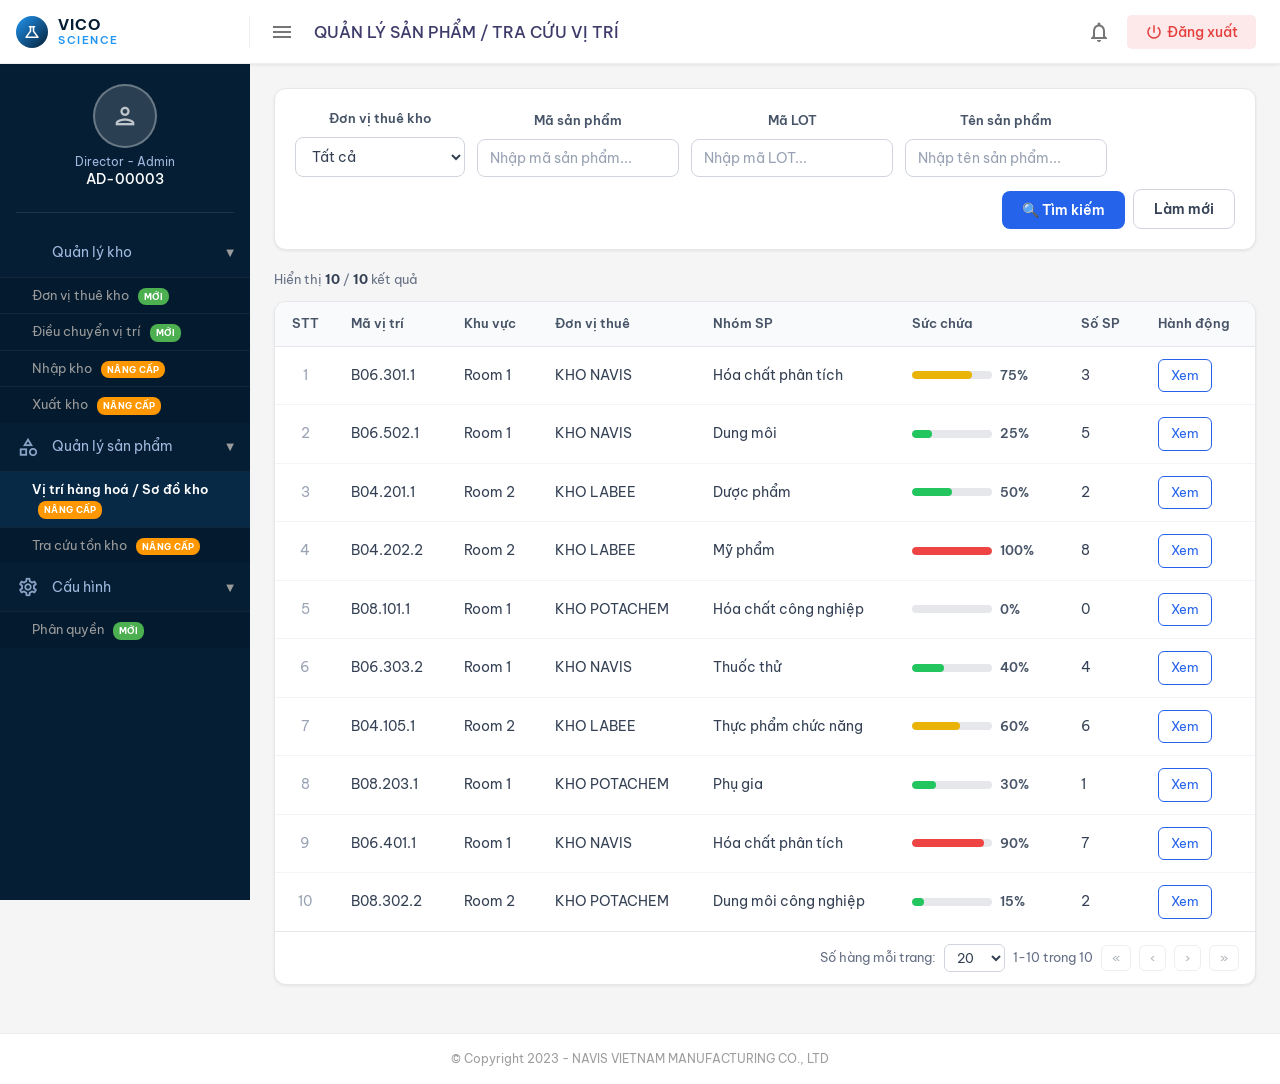
<file: w06-tra-cuu-vi-tri.html>
<!DOCTYPE html>
<html lang="vi">
<head>
    <meta charset="UTF-8">
    <meta name="viewport" content="width=device-width, initial-scale=1.0">
    <title>Tra cứu vị trí - Navis ERP</title>
    <link rel="stylesheet" href="shared.css?v=5">
    <style>
        /* Page-specific styles */

        /* Filter bar */
        .filter-bar {
            display: flex;
            align-items: flex-end;
            gap: 12px;
            margin-bottom: 20px;
            flex-wrap: wrap;
            background: #fff;
            border: 1px solid #e5e7eb;
            border-radius: 12px;
            padding: 20px;
        }

        .filter-group {
            display: flex;
            flex-direction: column;
            gap: 4px;
        }

        .filter-group label {
            font-size: 13px;
            font-weight: 600;
            color: #475467;
        }

        .filter-group select,
        .filter-group input {
            padding: 9px 12px;
            border: 1px solid #d0d5dd;
            border-radius: 8px;
            font-size: 14px;
            color: #344054;
            background: #fff;
            min-width: 170px;
            outline: none;
            transition: border-color 0.15s, box-shadow 0.15s;
        }

        .filter-group select:focus,
        .filter-group input:focus {
            border-color: #2563eb;
            box-shadow: 0 0 0 3px rgba(37, 99, 235, 0.12);
        }

        .filter-group input::placeholder {
            color: #98a2b3;
        }

        .filter-actions {
            display: flex;
            gap: 8px;
            align-items: flex-end;
            margin-left: auto;
        }

        .btn-primary {
            background: #2563eb;
            color: #fff;
            border: none;
            border-radius: 8px;
            padding: 10px 20px;
            font-size: 14px;
            font-weight: 600;
            cursor: pointer;
            display: inline-flex;
            align-items: center;
            gap: 6px;
            transition: background 0.2s;
            white-space: nowrap;
        }

        .btn-primary:hover {
            background: #1d4ed8;
        }

        .btn-outline {
            background: #fff;
            color: #344054;
            border: 1px solid #d0d5dd;
            border-radius: 8px;
            padding: 10px 20px;
            font-size: 14px;
            font-weight: 600;
            cursor: pointer;
            transition: background 0.15s, border-color 0.15s;
            white-space: nowrap;
        }

        .btn-outline:hover {
            background: #f9fafb;
            border-color: #98a2b3;
        }

        /* Table */
        .table-container {
            background: #fff;
            border: 1px solid #e5e7eb;
            border-radius: 12px;
            overflow: hidden;
        }

        table {
            width: 100%;
            border-collapse: collapse;
        }

        thead {
            background: #f9fafb;
        }

        thead th {
            padding: 12px 16px;
            text-align: left;
            font-size: 13px;
            font-weight: 600;
            color: #475467;
            border-bottom: 1px solid #e5e7eb;
            white-space: nowrap;
        }

        thead th:first-child {
            text-align: center;
            width: 60px;
        }

        tbody td {
            padding: 12px 16px;
            font-size: 14px;
            color: #344054;
            border-bottom: 1px solid #f2f4f7;
        }

        tbody td:first-child {
            text-align: center;
            color: #98a2b3;
        }

        tbody tr {
            transition: background 0.15s;
        }

        tbody tr:hover {
            background: #f0f5ff;
        }

        tbody tr:last-child td {
            border-bottom: none;
        }

        /* Capacity bar */
        .capacity-bar-wrap {
            display: flex;
            align-items: center;
            gap: 8px;
        }

        .capacity-bar {
            width: 80px;
            height: 8px;
            background: #e5e7eb;
            border-radius: 4px;
            overflow: hidden;
            flex-shrink: 0;
        }

        .capacity-bar-fill {
            height: 100%;
            border-radius: 4px;
            transition: width 0.3s;
        }

        .capacity-bar-fill.green {
            background: #22c55e;
        }

        .capacity-bar-fill.yellow {
            background: #eab308;
        }

        .capacity-bar-fill.red {
            background: #ef4444;
        }

        .capacity-bar-fill.gray {
            background: #9ca3af;
        }

        .capacity-label {
            font-size: 13px;
            font-weight: 600;
            color: #475467;
            min-width: 36px;
        }

        /* Action buttons */
        .btn-action {
            padding: 6px 12px;
            font-size: 13px;
            border-radius: 6px;
            border: 1px solid #2563eb;
            background: #fff;
            color: #2563eb;
            cursor: pointer;
            transition: all 0.15s;
            white-space: nowrap;
            text-decoration: none;
            display: inline-block;
        }

        .btn-action:hover {
            background: #eff6ff;
        }

        /* Pagination */
        .pagination {
            display: flex;
            justify-content: flex-end;
            align-items: center;
            padding: 12px 16px;
            font-size: 13px;
            color: #667085;
            gap: 8px;
            border-top: 1px solid #e5e7eb;
        }

        .pagination select {
            border: 1px solid #d0d5dd;
            border-radius: 6px;
            padding: 4px 8px;
            font-size: 13px;
            color: #344054;
            background: #fff;
            cursor: pointer;
        }

        .pagination button {
            padding: 4px 10px;
            font-size: 13px;
            border: 1px solid #d0d5dd;
            border-radius: 6px;
            background: #fff;
            color: #344054;
            cursor: pointer;
            transition: background 0.15s;
        }

        .pagination button:hover {
            background: #f9fafb;
        }

        .pagination button:disabled {
            opacity: 0.4;
            cursor: not-allowed;
        }

        /* Result count */
        .result-count {
            font-size: 13px;
            color: #667085;
            margin-bottom: 12px;
        }

        .result-count strong {
            color: #344054;
        }
    </style>
</head>
<body>
    <div class="layout">
        <aside class="sidebar" id="sidebar"></aside>
        <div class="main">
            <div id="header"></div>
            <div class="content">

                <!-- Filter Bar -->
                <div class="filter-bar">
                    <div class="filter-group">
                        <label>Đơn vị thuê kho</label>
                        <select id="filterTenant">
                            <option value="">Tất cả</option>
                            <option value="KHO NAVIS">KHO NAVIS</option>
                            <option value="KHO LABEE">KHO LABEE</option>
                            <option value="KHO POTACHEM">KHO POTACHEM</option>
                        </select>
                    </div>
                    <div class="filter-group">
                        <label>Mã sản phẩm</label>
                        <input type="text" id="filterProductCode" placeholder="Nhập mã sản phẩm...">
                    </div>
                    <div class="filter-group">
                        <label>Mã LOT</label>
                        <input type="text" id="filterLot" placeholder="Nhập mã LOT...">
                    </div>
                    <div class="filter-group">
                        <label>Tên sản phẩm</label>
                        <input type="text" id="filterProductName" placeholder="Nhập tên sản phẩm...">
                    </div>
                    <div class="filter-actions">
                        <button class="btn-primary" id="btnSearch" onclick="filterTable()">
                            &#128269; Tìm kiếm
                        </button>
                        <button class="btn-outline" onclick="resetFilters()">
                            Làm mới
                        </button>
                    </div>
                </div>

                <!-- Result count -->
                <div class="result-count" id="resultCount">
                    Hiển thị <strong id="visibleCount">10</strong> / <strong>10</strong> kết quả
                </div>

                <!-- Data Table -->
                <div class="table-container">
                    <table>
                        <thead>
                            <tr>
                                <th>STT</th>
                                <th>Mã vị trí</th>
                                <th>Khu vực</th>
                                <th>Đơn vị thuê</th>
                                <th>Nhóm SP</th>
                                <th>Sức chứa</th>
                                <th>Số SP</th>
                                <th>Hành động</th>
                            </tr>
                        </thead>
                        <tbody id="tableBody">
                            <tr data-tenant="KHO NAVIS">
                                <td>1</td>
                                <td>B06.301.1</td>
                                <td>Room 1</td>
                                <td>KHO NAVIS</td>
                                <td>Hóa chất phân tích</td>
                                <td>
                                    <div class="capacity-bar-wrap">
                                        <div class="capacity-bar">
                                            <div class="capacity-bar-fill yellow" style="width: 75%"></div>
                                        </div>
                                        <span class="capacity-label">75%</span>
                                    </div>
                                </td>
                                <td>3</td>
                                <td><a href="w04-chi-tiet-vi-tri.html" class="btn-action">Xem</a></td>
                            </tr>
                            <tr data-tenant="KHO NAVIS">
                                <td>2</td>
                                <td>B06.502.1</td>
                                <td>Room 1</td>
                                <td>KHO NAVIS</td>
                                <td>Dung môi</td>
                                <td>
                                    <div class="capacity-bar-wrap">
                                        <div class="capacity-bar">
                                            <div class="capacity-bar-fill green" style="width: 25%"></div>
                                        </div>
                                        <span class="capacity-label">25%</span>
                                    </div>
                                </td>
                                <td>5</td>
                                <td><a href="w04-chi-tiet-vi-tri.html" class="btn-action">Xem</a></td>
                            </tr>
                            <tr data-tenant="KHO LABEE">
                                <td>3</td>
                                <td>B04.201.1</td>
                                <td>Room 2</td>
                                <td>KHO LABEE</td>
                                <td>Dược phẩm</td>
                                <td>
                                    <div class="capacity-bar-wrap">
                                        <div class="capacity-bar">
                                            <div class="capacity-bar-fill green" style="width: 50%"></div>
                                        </div>
                                        <span class="capacity-label">50%</span>
                                    </div>
                                </td>
                                <td>2</td>
                                <td><a href="w04-chi-tiet-vi-tri.html" class="btn-action">Xem</a></td>
                            </tr>
                            <tr data-tenant="KHO LABEE">
                                <td>4</td>
                                <td>B04.202.2</td>
                                <td>Room 2</td>
                                <td>KHO LABEE</td>
                                <td>Mỹ phẩm</td>
                                <td>
                                    <div class="capacity-bar-wrap">
                                        <div class="capacity-bar">
                                            <div class="capacity-bar-fill red" style="width: 100%"></div>
                                        </div>
                                        <span class="capacity-label">100%</span>
                                    </div>
                                </td>
                                <td>8</td>
                                <td><a href="w04-chi-tiet-vi-tri.html" class="btn-action">Xem</a></td>
                            </tr>
                            <tr data-tenant="KHO POTACHEM">
                                <td>5</td>
                                <td>B08.101.1</td>
                                <td>Room 1</td>
                                <td>KHO POTACHEM</td>
                                <td>Hóa chất công nghiệp</td>
                                <td>
                                    <div class="capacity-bar-wrap">
                                        <div class="capacity-bar">
                                            <div class="capacity-bar-fill gray" style="width: 0%"></div>
                                        </div>
                                        <span class="capacity-label">0%</span>
                                    </div>
                                </td>
                                <td>0</td>
                                <td><a href="w04-chi-tiet-vi-tri.html" class="btn-action">Xem</a></td>
                            </tr>
                            <tr data-tenant="KHO NAVIS">
                                <td>6</td>
                                <td>B06.303.2</td>
                                <td>Room 1</td>
                                <td>KHO NAVIS</td>
                                <td>Thuốc thử</td>
                                <td>
                                    <div class="capacity-bar-wrap">
                                        <div class="capacity-bar">
                                            <div class="capacity-bar-fill green" style="width: 40%"></div>
                                        </div>
                                        <span class="capacity-label">40%</span>
                                    </div>
                                </td>
                                <td>4</td>
                                <td><a href="w04-chi-tiet-vi-tri.html" class="btn-action">Xem</a></td>
                            </tr>
                            <tr data-tenant="KHO LABEE">
                                <td>7</td>
                                <td>B04.105.1</td>
                                <td>Room 2</td>
                                <td>KHO LABEE</td>
                                <td>Thực phẩm chức năng</td>
                                <td>
                                    <div class="capacity-bar-wrap">
                                        <div class="capacity-bar">
                                            <div class="capacity-bar-fill yellow" style="width: 60%"></div>
                                        </div>
                                        <span class="capacity-label">60%</span>
                                    </div>
                                </td>
                                <td>6</td>
                                <td><a href="w04-chi-tiet-vi-tri.html" class="btn-action">Xem</a></td>
                            </tr>
                            <tr data-tenant="KHO POTACHEM">
                                <td>8</td>
                                <td>B08.203.1</td>
                                <td>Room 1</td>
                                <td>KHO POTACHEM</td>
                                <td>Phụ gia</td>
                                <td>
                                    <div class="capacity-bar-wrap">
                                        <div class="capacity-bar">
                                            <div class="capacity-bar-fill green" style="width: 30%"></div>
                                        </div>
                                        <span class="capacity-label">30%</span>
                                    </div>
                                </td>
                                <td>1</td>
                                <td><a href="w04-chi-tiet-vi-tri.html" class="btn-action">Xem</a></td>
                            </tr>
                            <tr data-tenant="KHO NAVIS">
                                <td>9</td>
                                <td>B06.401.1</td>
                                <td>Room 1</td>
                                <td>KHO NAVIS</td>
                                <td>Hóa chất phân tích</td>
                                <td>
                                    <div class="capacity-bar-wrap">
                                        <div class="capacity-bar">
                                            <div class="capacity-bar-fill red" style="width: 90%"></div>
                                        </div>
                                        <span class="capacity-label">90%</span>
                                    </div>
                                </td>
                                <td>7</td>
                                <td><a href="w04-chi-tiet-vi-tri.html" class="btn-action">Xem</a></td>
                            </tr>
                            <tr data-tenant="KHO POTACHEM">
                                <td>10</td>
                                <td>B08.302.2</td>
                                <td>Room 2</td>
                                <td>KHO POTACHEM</td>
                                <td>Dung môi công nghiệp</td>
                                <td>
                                    <div class="capacity-bar-wrap">
                                        <div class="capacity-bar">
                                            <div class="capacity-bar-fill green" style="width: 15%"></div>
                                        </div>
                                        <span class="capacity-label">15%</span>
                                    </div>
                                </td>
                                <td>2</td>
                                <td><a href="w04-chi-tiet-vi-tri.html" class="btn-action">Xem</a></td>
                            </tr>
                        </tbody>
                    </table>
                    <div class="pagination">
                        <span>Số hàng mỗi trang:</span>
                        <select>
                            <option value="20" selected>20</option>
                            <option value="50">50</option>
                            <option value="100">100</option>
                        </select>
                        <span id="paginationInfo">1-10 trong 10</span>
                        <button disabled>&laquo;</button>
                        <button disabled>&lsaquo;</button>
                        <button disabled>&rsaquo;</button>
                        <button disabled>&raquo;</button>
                    </div>
                </div>

            </div>
            <div id="footer"></div>
        </div>
    </div>

    <script src="shared.js?v=5"></script>
    <script>initPage('w03-so-do-kho.html', 'QUẢN LÝ SẢN PHẨM / TRA CỨU VỊ TRÍ');</script>
    <script>
        // Filter table based on dropdown and text inputs
        function filterTable() {
            var tenantFilter = document.getElementById('filterTenant').value;
            var productCodeFilter = document.getElementById('filterProductCode').value.trim().toLowerCase();
            var lotFilter = document.getElementById('filterLot').value.trim().toLowerCase();
            var productNameFilter = document.getElementById('filterProductName').value.trim().toLowerCase();

            var rows = document.querySelectorAll('#tableBody tr');
            var visibleCount = 0;
            var stt = 0;

            rows.forEach(function(row) {
                var tenant = row.getAttribute('data-tenant') || '';
                var cells = row.querySelectorAll('td');
                var locationCode = cells[1] ? cells[1].textContent.toLowerCase() : '';
                var productGroup = cells[4] ? cells[4].textContent.toLowerCase() : '';
                var rowText = row.textContent.toLowerCase();

                var matchTenant = !tenantFilter || tenant === tenantFilter;
                var matchProductCode = !productCodeFilter || locationCode.indexOf(productCodeFilter) !== -1 || rowText.indexOf(productCodeFilter) !== -1;
                var matchLot = !lotFilter || rowText.indexOf(lotFilter) !== -1;
                var matchProductName = !productNameFilter || productGroup.indexOf(productNameFilter) !== -1 || rowText.indexOf(productNameFilter) !== -1;

                if (matchTenant && matchProductCode && matchLot && matchProductName) {
                    row.style.display = '';
                    visibleCount++;
                    stt++;
                    cells[0].textContent = stt;
                } else {
                    row.style.display = 'none';
                }
            });

            document.getElementById('visibleCount').textContent = visibleCount;
            document.getElementById('paginationInfo').textContent = visibleCount > 0
                ? '1-' + visibleCount + ' trong ' + visibleCount
                : '0 kết quả';
        }

        // Reset all filters
        function resetFilters() {
            document.getElementById('filterTenant').value = '';
            document.getElementById('filterProductCode').value = '';
            document.getElementById('filterLot').value = '';
            document.getElementById('filterProductName').value = '';

            var rows = document.querySelectorAll('#tableBody tr');
            rows.forEach(function(row, index) {
                row.style.display = '';
                row.querySelectorAll('td')[0].textContent = index + 1;
            });

            document.getElementById('visibleCount').textContent = rows.length;
            document.getElementById('paginationInfo').textContent = '1-' + rows.length + ' trong ' + rows.length;
        }

        // Allow Enter key to trigger search
        document.querySelectorAll('.filter-bar input').forEach(function(input) {
            input.addEventListener('keydown', function(e) {
                if (e.key === 'Enter') {
                    filterTable();
                }
            });
        });
    </script>
</body>
</html>
</file>
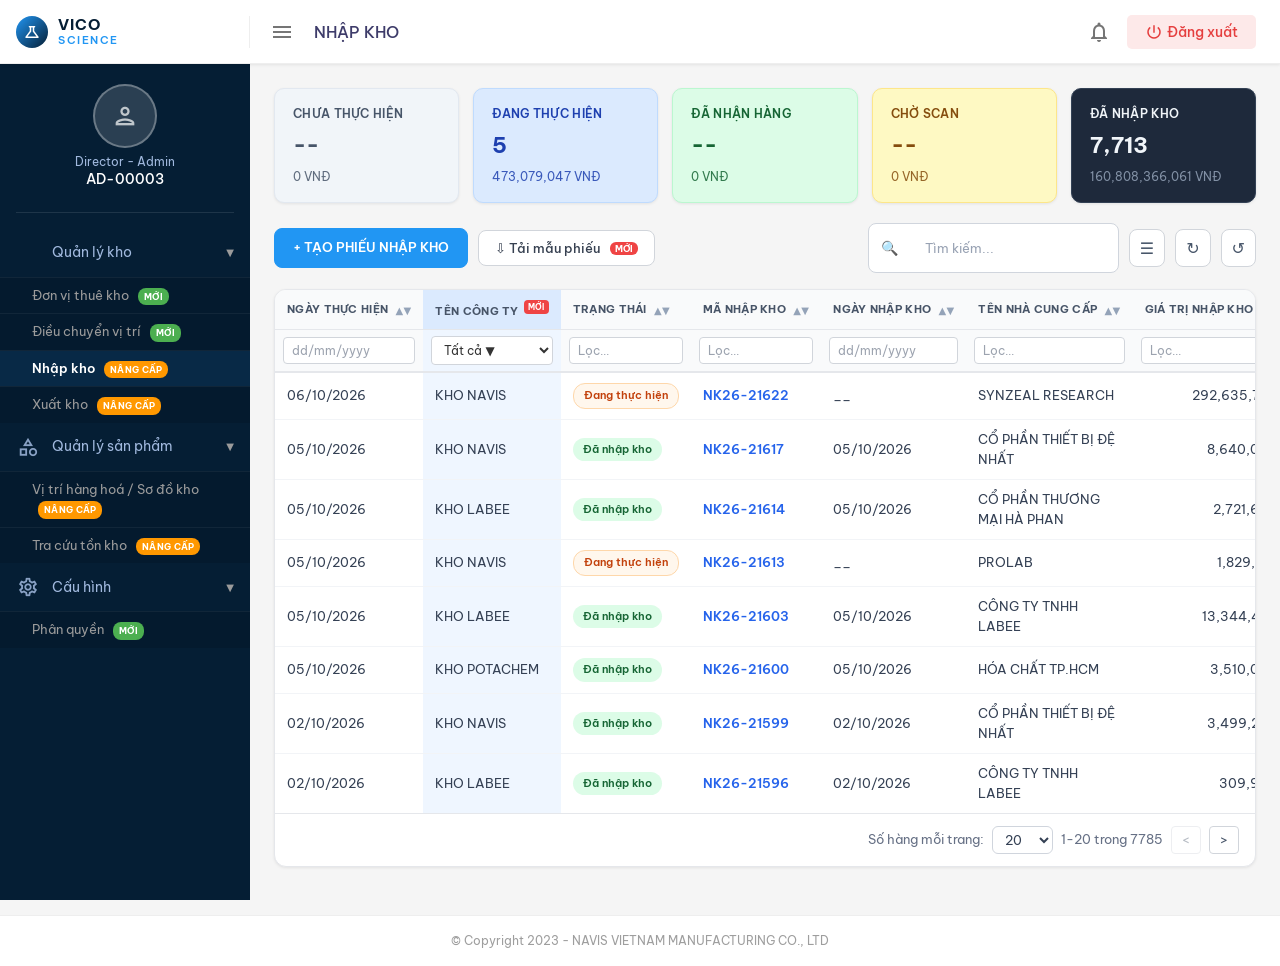
<file: w08-danh-sach-nhap-kho.html>
<!DOCTYPE html>
<html lang="vi">
<head>
    <meta charset="UTF-8">
    <meta name="viewport" content="width=device-width, initial-scale=1.0">
    <title>Danh sách nhập kho - Navis ERP</title>
    <link rel="stylesheet" href="shared.css?v=5">
    <style>
        /* ── Status Cards ─────────────────────────────────────────────── */
        .status-cards {
            display: flex;
            gap: 14px;
            margin-bottom: 20px;
            flex-wrap: wrap;
        }

        .status-card {
            flex: 1;
            min-width: 180px;
            border-radius: 10px;
            padding: 16px 18px;
            display: flex;
            flex-direction: column;
            gap: 6px;
        }

        .status-card-label {
            font-size: 12px;
            font-weight: 600;
            text-transform: uppercase;
            letter-spacing: 0.3px;
        }

        .status-card-count {
            font-size: 22px;
            font-weight: 700;
        }

        .status-card-amount {
            font-size: 12px;
            opacity: 0.85;
        }

        .status-card--gray {
            background: #f1f5f9;
            color: #475569;
            border: 1px solid #e2e8f0;
        }

        .status-card--blue {
            background: #dbeafe;
            color: #1e40af;
            border: 1px solid #bfdbfe;
        }

        .status-card--green {
            background: #dcfce7;
            color: #166534;
            border: 1px solid #bbf7d0;
        }

        .status-card--yellow {
            background: #fef9c3;
            color: #854d0e;
            border: 1px solid #fde68a;
        }

        .status-card--dark {
            background: #1e293b;
            color: #f1f5f9;
            border: 1px solid #334155;
        }

        .status-card--dark .status-card-amount {
            color: #94a3b8;
        }

        /* ── Toolbar / Action Bar ─────────────────────────────────────── */
        .toolbar {
            display: flex;
            justify-content: space-between;
            align-items: center;
            margin-bottom: 16px;
            flex-wrap: wrap;
            gap: 12px;
        }

        .toolbar-left {
            display: flex;
            align-items: center;
            gap: 10px;
            flex-wrap: wrap;
        }

        .toolbar-right {
            display: flex;
            align-items: center;
            gap: 10px;
            flex-wrap: wrap;
        }

        .btn-outline {
            background: #fff;
            color: #374151;
            border: 1px solid #d1d5db;
            border-radius: 8px;
            padding: 9px 16px;
            font-size: 13px;
            font-weight: 500;
            cursor: pointer;
            display: inline-flex;
            align-items: center;
            gap: 6px;
            transition: background 0.15s;
        }

        .btn-outline:hover {
            background: #f9fafb;
            border-color: #9ca3af;
        }

        .btn-new-badge {
            display: inline-block;
            background: #ef4444;
            color: #fff;
            font-size: 9px;
            font-weight: 700;
            padding: 1px 5px;
            border-radius: 6px;
            margin-left: 4px;
            vertical-align: super;
            text-transform: uppercase;
        }

        .search-box {
            display: flex;
            align-items: center;
            background: #fff;
            border: 1px solid #d0d5dd;
            border-radius: 8px;
            padding: 8px 12px;
            min-width: 240px;
        }

        .search-box input {
            border: none;
            outline: none;
            font-size: 13px;
            width: 100%;
            margin-left: 8px;
            color: #344054;
        }

        .search-box input::placeholder {
            color: #98a2b3;
        }

        .search-icon {
            color: #98a2b3;
            font-size: 14px;
            flex-shrink: 0;
        }

        .btn-icon {
            background: #fff;
            border: 1px solid #d1d5db;
            border-radius: 8px;
            padding: 8px 10px;
            cursor: pointer;
            color: #475569;
            font-size: 16px;
            display: inline-flex;
            align-items: center;
            justify-content: center;
            transition: background 0.15s;
        }

        .btn-icon:hover {
            background: #f3f4f6;
        }

        /* ── Table ────────────────────────────────────────────────────── */
        .table-container {
            background: #fff;
            border: 1px solid #e5e7eb;
            border-radius: 12px;
            overflow: hidden;
        }

        table {
            width: 100%;
            border-collapse: collapse;
        }

        thead th {
            padding: 10px 12px;
            text-align: left;
            font-size: 11px;
            font-weight: 700;
            color: #475467;
            background: #f9fafb;
            border-bottom: 1px solid #e5e7eb;
            white-space: nowrap;
            text-transform: uppercase;
            letter-spacing: 0.3px;
        }

        .th-sort {
            cursor: pointer;
            user-select: none;
        }

        .th-sort:hover {
            background: #f1f5f9;
        }

        .sort-arrows {
            display: inline-block;
            margin-left: 4px;
            font-size: 10px;
            color: #94a3b8;
            vertical-align: middle;
        }

        /* Column filter inputs row */
        .filter-row td {
            padding: 6px 8px;
            background: #f9fafb;
            border-bottom: 2px solid #e5e7eb;
        }

        .filter-row input,
        .filter-row select {
            width: 100%;
            padding: 5px 8px;
            border: 1px solid #d1d5db;
            border-radius: 4px;
            font-size: 12px;
            color: #333;
            background: #fff;
        }

        .filter-row input::placeholder {
            color: #9ca3af;
        }

        /* Highlighted NEW column */
        .col-new {
            background: #eff6ff !important;
        }

        th.col-new {
            background: #dbeafe !important;
            position: relative;
        }

        th.col-new::after {
            content: "MỚI";
            display: inline-block;
            background: #ef4444;
            color: #fff;
            font-size: 8px;
            font-weight: 700;
            padding: 1px 4px;
            border-radius: 4px;
            margin-left: 5px;
            vertical-align: super;
        }

        tbody td {
            padding: 10px 12px;
            font-size: 13px;
            color: #344054;
            border-bottom: 1px solid #f2f4f7;
        }

        tbody tr {
            transition: background 0.15s;
        }

        tbody tr:hover td {
            background: #f8fafc;
        }

        tbody tr:hover td.col-new {
            background: #e8f0fe !important;
        }

        tbody tr:last-child td {
            border-bottom: none;
        }

        /* Status badges */
        .badge {
            display: inline-block;
            padding: 3px 10px;
            border-radius: 12px;
            font-size: 11px;
            font-weight: 600;
            white-space: nowrap;
        }

        .badge-green {
            background: #dcfce7;
            color: #166534;
        }

        .badge-orange {
            background: #fff7ed;
            color: #c2410c;
            border: 1px solid #fed7aa;
        }

        .badge-yellow {
            background: #fef9c3;
            color: #854d0e;
        }

        .badge-gray {
            background: #f1f5f9;
            color: #475569;
        }

        /* Actions column */
        .btn-more {
            background: none;
            border: 1px solid #d1d5db;
            border-radius: 6px;
            padding: 4px 10px;
            cursor: pointer;
            font-size: 16px;
            color: #475569;
            line-height: 1;
            transition: background 0.15s;
        }

        .btn-more:hover {
            background: #f3f4f6;
        }

        /* ── Pagination ───────────────────────────────────────────────── */
        .table-pagination {
            display: flex;
            justify-content: flex-end;
            align-items: center;
            padding: 12px 16px;
            font-size: 13px;
            color: #667085;
            gap: 8px;
            border-top: 1px solid #e5e7eb;
        }

        .table-pagination select {
            border: 1px solid #d0d5dd;
            border-radius: 6px;
            padding: 4px 8px;
            font-size: 13px;
            color: #344054;
            background: #fff;
            cursor: pointer;
        }

        .page-btn {
            background: #fff;
            border: 1px solid #d1d5db;
            border-radius: 4px;
            padding: 4px 10px;
            cursor: pointer;
            color: #475569;
            font-size: 14px;
            transition: background 0.15s;
        }

        .page-btn:hover {
            background: #f3f4f6;
        }

        .page-btn:disabled {
            opacity: 0.4;
            cursor: not-allowed;
        }

        /* Link style for codes */
        .code-link {
            color: #2563eb;
            font-weight: 600;
            cursor: pointer;
        }

        .code-link:hover {
            text-decoration: underline;
        }
    </style>
</head>
<body>
    <div class="layout">
        <aside class="sidebar" id="sidebar"></aside>
        <div class="main-area">
            <div id="header"></div>
            <div class="content">

                <!-- Status Cards -->
                <div class="status-cards">
                    <div class="status-card status-card--gray">
                        <span class="status-card-label">Chưa thực hiện</span>
                        <span class="status-card-count">--</span>
                        <span class="status-card-amount">0 VNĐ</span>
                    </div>
                    <div class="status-card status-card--blue">
                        <span class="status-card-label">Đang thực hiện</span>
                        <span class="status-card-count">5</span>
                        <span class="status-card-amount">473,079,047 VNĐ</span>
                    </div>
                    <div class="status-card status-card--green">
                        <span class="status-card-label">Đã nhận hàng</span>
                        <span class="status-card-count">--</span>
                        <span class="status-card-amount">0 VNĐ</span>
                    </div>
                    <div class="status-card status-card--yellow">
                        <span class="status-card-label">Chờ scan</span>
                        <span class="status-card-count">--</span>
                        <span class="status-card-amount">0 VNĐ</span>
                    </div>
                    <div class="status-card status-card--dark">
                        <span class="status-card-label">Đã nhập kho</span>
                        <span class="status-card-count">7,713</span>
                        <span class="status-card-amount">160,808,366,061 VNĐ</span>
                    </div>
                </div>

                <!-- Action Bar / Toolbar -->
                <div class="toolbar">
                    <div class="toolbar-left">
                        <a href="w09-tao-phieu-nhap-kho.html" class="btn btn-primary" style="border-radius:8px; padding:9px 18px; font-size:13px; font-weight:600;">
                            + TẠO PHIẾU NHẬP KHO
                        </a>
                        <button class="btn-outline">
                            &#8681; Tải mẫu phiếu
                            <span class="btn-new-badge">MỚI</span>
                        </button>
                    </div>
                    <div class="toolbar-right">
                        <div class="search-box">
                            <span class="search-icon">&#128269;</span>
                            <input type="text" placeholder="Tìm kiếm..." id="searchInput">
                        </div>
                        <button class="btn-icon" title="Bộ lọc">&#9776;</button>
                        <button class="btn-icon" title="Làm mới">&#8635;</button>
                        <button class="btn-icon" title="Tải lại">&#8634;</button>
                    </div>
                </div>

                <!-- Data Table -->
                <div class="table-container">
                    <table>
                        <thead>
                            <tr>
                                <th class="th-sort">NGÀY THỰC HIỆN <span class="sort-arrows">&#9650;&#9660;</span></th>
                                <th class="th-sort col-new">TÊN CÔNG TY</th>
                                <th class="th-sort">TRẠNG THÁI <span class="sort-arrows">&#9650;&#9660;</span></th>
                                <th class="th-sort">MÃ NHẬP KHO <span class="sort-arrows">&#9650;&#9660;</span></th>
                                <th class="th-sort">NGÀY NHẬP KHO <span class="sort-arrows">&#9650;&#9660;</span></th>
                                <th class="th-sort">TÊN NHÀ CUNG CẤP <span class="sort-arrows">&#9650;&#9660;</span></th>
                                <th class="th-sort">GIÁ TRỊ NHẬP KHO <span class="sort-arrows">&#9650;&#9660;</span></th>
                                <th class="th-sort">Nhân viên lấy hàng <span class="sort-arrows">&#9650;&#9660;</span></th>
                                <th style="width:50px;"></th>
                            </tr>
                            <!-- Filter inputs row -->
                            <tr class="filter-row">
                                <td><input type="text" placeholder="dd/mm/yyyy"></td>
                                <td class="col-new">
                                    <select>
                                        <option value="">Tất cả &#9660;</option>
                                        <option>KHO NAVIS</option>
                                        <option>KHO LABEE</option>
                                        <option>KHO POTACHEM</option>
                                    </select>
                                </td>
                                <td><input type="text" placeholder="Lọc..."></td>
                                <td><input type="text" placeholder="Lọc..."></td>
                                <td><input type="text" placeholder="dd/mm/yyyy"></td>
                                <td><input type="text" placeholder="Lọc..."></td>
                                <td><input type="text" placeholder="Lọc..."></td>
                                <td><input type="text" placeholder="Lọc..."></td>
                                <td></td>
                            </tr>
                        </thead>
                        <tbody id="tableBody">
                            <tr>
                                <td>06/10/2026</td>
                                <td class="col-new">KHO NAVIS</td>
                                <td><span class="badge badge-orange">Đang thực hiện</span></td>
                                <td><span class="code-link">NK26-21622</span></td>
                                <td>__</td>
                                <td>SYNZEAL RESEARCH</td>
                                <td style="text-align:right;">292,635,720</td>
                                <td>Lâm Minh Quý</td>
                                <td><button class="btn-more" title="Thêm hành động">&#8942;</button></td>
                            </tr>
                            <tr>
                                <td>05/10/2026</td>
                                <td class="col-new">KHO NAVIS</td>
                                <td><span class="badge badge-green">Đã nhập kho</span></td>
                                <td><span class="code-link">NK26-21617</span></td>
                                <td>05/10/2026</td>
                                <td>CỔ PHẦN THIẾT BỊ ĐỆ NHẤT</td>
                                <td style="text-align:right;">8,640,000</td>
                                <td>Gửi chuyển phát</td>
                                <td><button class="btn-more" title="Thêm hành động">&#8942;</button></td>
                            </tr>
                            <tr>
                                <td>05/10/2026</td>
                                <td class="col-new">KHO LABEE</td>
                                <td><span class="badge badge-green">Đã nhập kho</span></td>
                                <td><span class="code-link">NK26-21614</span></td>
                                <td>05/10/2026</td>
                                <td>CỔ PHẦN THƯƠNG MẠI HÀ PHAN</td>
                                <td style="text-align:right;">2,721,600</td>
                                <td>Lâm Minh Quý</td>
                                <td><button class="btn-more" title="Thêm hành động">&#8942;</button></td>
                            </tr>
                            <tr>
                                <td>05/10/2026</td>
                                <td class="col-new">KHO NAVIS</td>
                                <td><span class="badge badge-orange">Đang thực hiện</span></td>
                                <td><span class="code-link">NK26-21613</span></td>
                                <td>__</td>
                                <td>PROLAB</td>
                                <td style="text-align:right;">1,829,158</td>
                                <td>Gửi chuyển phát</td>
                                <td><button class="btn-more" title="Thêm hành động">&#8942;</button></td>
                            </tr>
                            <tr>
                                <td>05/10/2026</td>
                                <td class="col-new">KHO LABEE</td>
                                <td><span class="badge badge-green">Đã nhập kho</span></td>
                                <td><span class="code-link">NK26-21603</span></td>
                                <td>05/10/2026</td>
                                <td>CÔNG TY TNHH LABEE</td>
                                <td style="text-align:right;">13,344,480</td>
                                <td>Gửi chuyển phát</td>
                                <td><button class="btn-more" title="Thêm hành động">&#8942;</button></td>
                            </tr>
                            <tr>
                                <td>05/10/2026</td>
                                <td class="col-new">KHO POTACHEM</td>
                                <td><span class="badge badge-green">Đã nhập kho</span></td>
                                <td><span class="code-link">NK26-21600</span></td>
                                <td>05/10/2026</td>
                                <td>HÓA CHẤT TP.HCM</td>
                                <td style="text-align:right;">3,510,000</td>
                                <td>Lâm Minh Quý</td>
                                <td><button class="btn-more" title="Thêm hành động">&#8942;</button></td>
                            </tr>
                            <tr>
                                <td>02/10/2026</td>
                                <td class="col-new">KHO NAVIS</td>
                                <td><span class="badge badge-green">Đã nhập kho</span></td>
                                <td><span class="code-link">NK26-21599</span></td>
                                <td>02/10/2026</td>
                                <td>CỔ PHẦN THIẾT BỊ ĐỆ NHẤT</td>
                                <td style="text-align:right;">3,499,200</td>
                                <td>Gửi chuyển phát</td>
                                <td><button class="btn-more" title="Thêm hành động">&#8942;</button></td>
                            </tr>
                            <tr>
                                <td>02/10/2026</td>
                                <td class="col-new">KHO LABEE</td>
                                <td><span class="badge badge-green">Đã nhập kho</span></td>
                                <td><span class="code-link">NK26-21596</span></td>
                                <td>02/10/2026</td>
                                <td>CÔNG TY TNHH LABEE</td>
                                <td style="text-align:right;">309,960</td>
                                <td>Gửi chuyển phát</td>
                                <td><button class="btn-more" title="Thêm hành động">&#8942;</button></td>
                            </tr>
                        </tbody>
                    </table>
                    <div class="table-pagination">
                        <span>Số hàng mỗi trang:</span>
                        <select>
                            <option value="20" selected>20</option>
                            <option value="50">50</option>
                            <option value="100">100</option>
                        </select>
                        <span>1-20 trong 7785</span>
                        <button class="page-btn" disabled>&lt;</button>
                        <button class="page-btn">&gt;</button>
                    </div>
                </div>

            </div>
            <div id="footer"></div>
        </div>
    </div>

    <script src="shared.js?v=5"></script>
    <script>initPage('w08-danh-sach-nhap-kho.html', 'NHẬP KHO');</script>
    <script>
        // Search filter
        document.getElementById('searchInput').addEventListener('input', function() {
            var filter = this.value.toLowerCase();
            var rows = document.querySelectorAll('#tableBody tr');
            rows.forEach(function(row) {
                var text = row.textContent.toLowerCase();
                row.style.display = text.includes(filter) ? '' : 'none';
            });
        });
    </script>
</body>
</html>
</file>
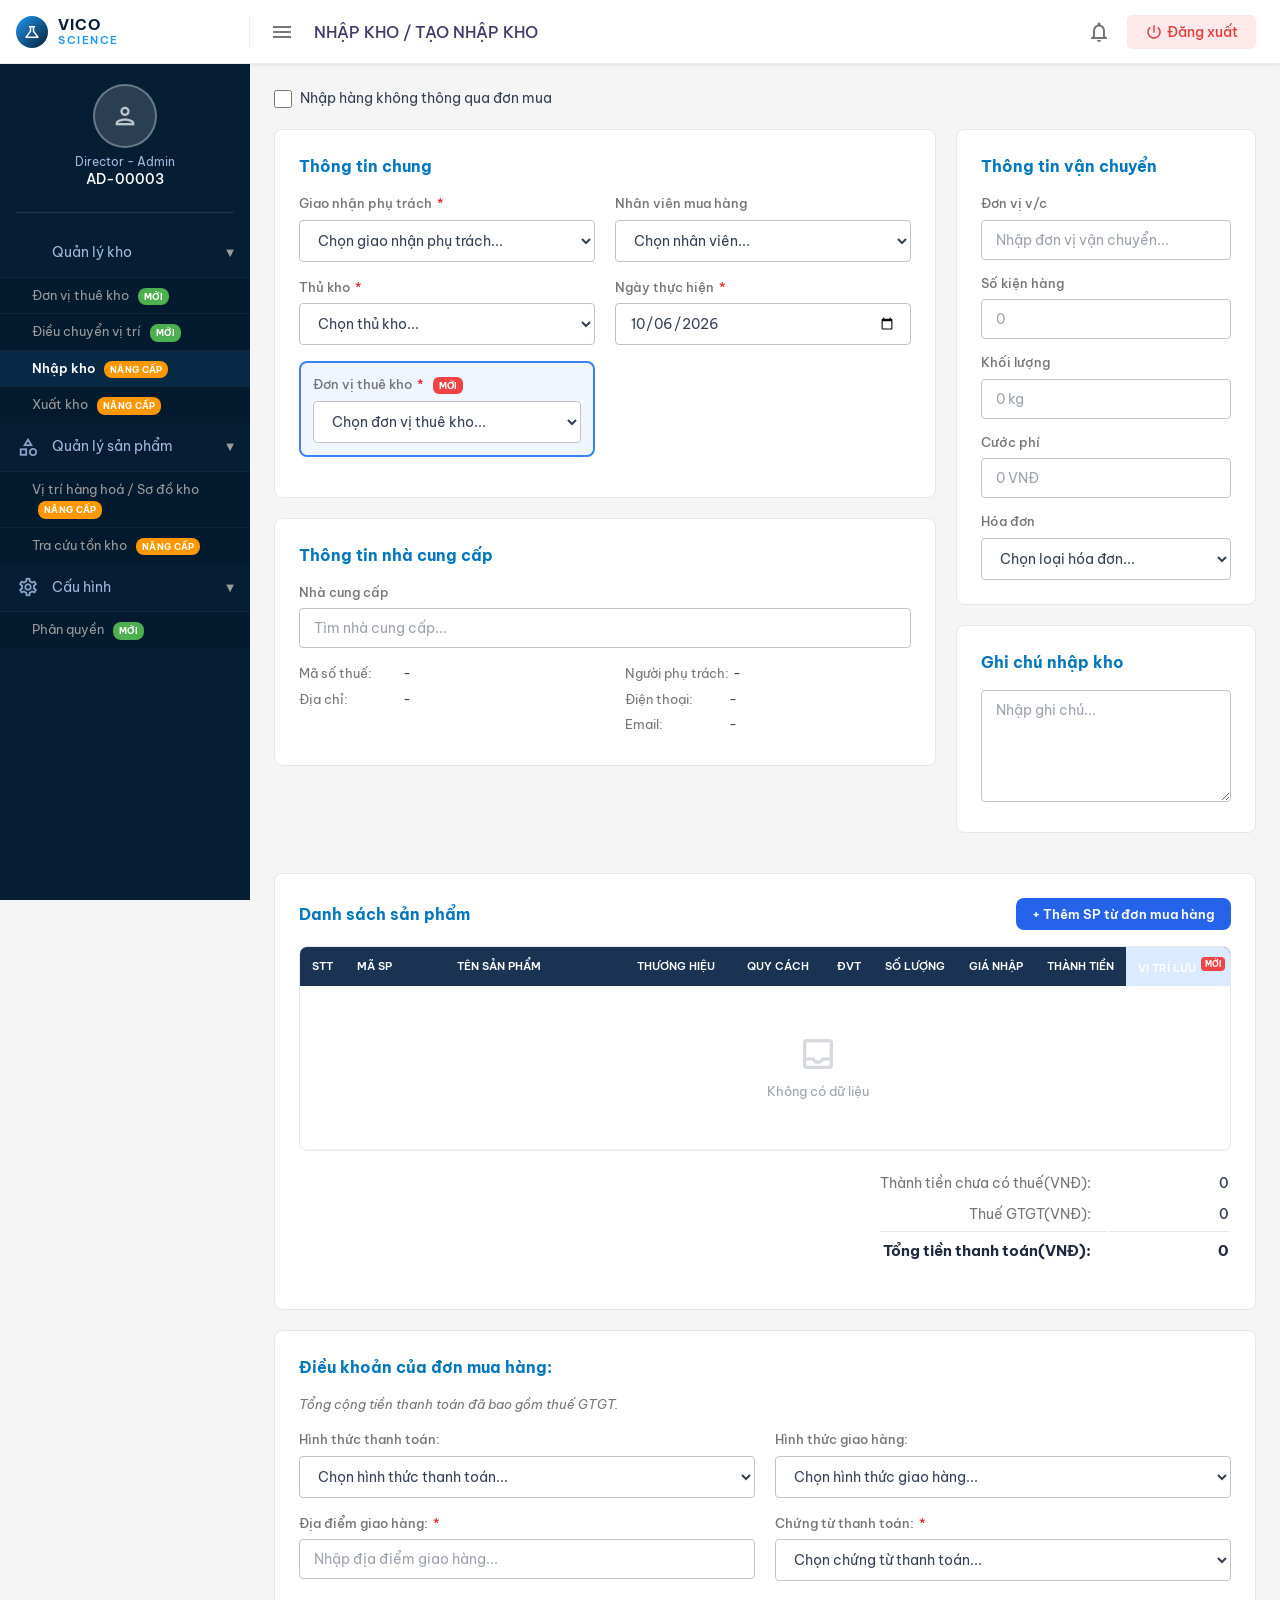
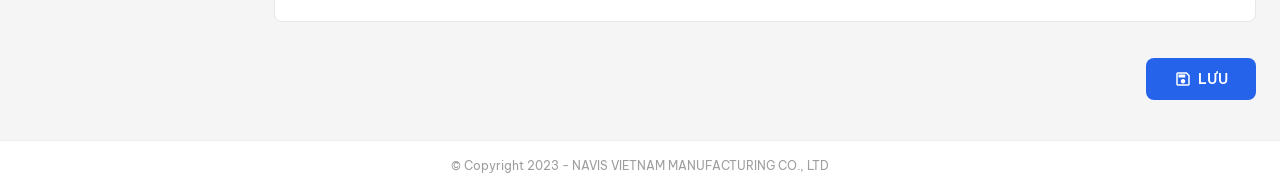
<file: w09-tao-phieu-nhap-kho.html>
<!DOCTYPE html>
<html lang="vi">
<head>
    <meta charset="UTF-8">
    <meta name="viewport" content="width=device-width, initial-scale=1.0">
    <title>Tạo nhập kho - Navis ERP</title>
    <link rel="stylesheet" href="shared.css?v=5">
    <style>
        /* ── Section headers - blue text like live site ────────────────── */
        .section-title-blue {
            color: #0277bd;
            font-weight: 700;
            font-size: 16px;
            margin-bottom: 16px;
        }

        /* ── Two-column main layout ───────────────────────────────────── */
        .form-layout {
            display: flex;
            gap: 20px;
            margin-bottom: 20px;
            align-items: flex-start;
        }

        .form-main {
            flex: 1;
            min-width: 0;
        }

        .form-side {
            width: 300px;
            flex-shrink: 0;
        }

        /* ── Form card - flat white, subtle borders ───────────────────── */
        .form-card {
            background: #fff;
            border: 1px solid #e5e7eb;
            border-radius: 8px;
            padding: 24px;
            margin-bottom: 20px;
        }

        /* ── Top checkbox ─────────────────────────────────────────────── */
        .top-checkbox {
            display: flex;
            align-items: center;
            gap: 8px;
            margin-bottom: 20px;
            font-size: 14px;
            color: #344054;
            cursor: pointer;
        }

        .top-checkbox input[type="checkbox"] {
            width: 18px;
            height: 18px;
            accent-color: #2563eb;
            cursor: pointer;
        }

        /* ── Form grid ────────────────────────────────────────────────── */
        .form-row-custom {
            display: flex;
            gap: 20px;
            margin-bottom: 16px;
        }

        .form-col {
            flex: 1;
            min-width: 0;
        }

        .form-group {
            margin-bottom: 0;
        }

        .form-group label {
            display: block;
            font-size: 13px;
            font-weight: 500;
            color: #757575;
            margin-bottom: 6px;
        }

        .form-group label .required {
            color: #dc2626;
            margin-left: 2px;
        }

        .form-input {
            width: 100%;
            padding: 10px 14px;
            border: 1px solid #c4c4c4;
            border-radius: 4px;
            font-size: 14px;
            color: #344054;
            background: #fff;
            transition: border-color 0.15s, box-shadow 0.15s;
            box-sizing: border-box;
        }

        .form-input:focus {
            outline: none;
            border-color: #2563eb;
            box-shadow: 0 0 0 3px rgba(37, 99, 235, 0.12);
        }

        .form-input::placeholder {
            color: #9ca3af;
        }

        select.form-input {
            appearance: auto;
            cursor: pointer;
        }

        textarea.form-input {
            resize: vertical;
            min-height: 80px;
        }

        /* ── Supplier info display ────────────────────────────────────── */
        .supplier-info {
            display: flex;
            gap: 40px;
            margin-top: 12px;
        }

        .supplier-info-col {
            flex: 1;
        }

        .info-row {
            display: flex;
            align-items: baseline;
            margin-bottom: 6px;
            font-size: 13px;
        }

        .info-label {
            color: #757575;
            white-space: nowrap;
            min-width: 100px;
        }

        .info-value {
            color: #344054;
            margin-left: 4px;
        }

        /* ── Highlighted new field ────────────────────────────────────── */
        .field-new {
            position: relative;
        }

        .field-new .form-group-wrapper {
            border: 2px solid #3b82f6;
            border-radius: 8px;
            padding: 12px;
            background: #eff6ff;
        }

        .badge-new {
            display: inline-block;
            background: #ef4444;
            color: #fff;
            font-size: 9px;
            font-weight: 700;
            padding: 2px 6px;
            border-radius: 6px;
            margin-left: 6px;
            vertical-align: middle;
            text-transform: uppercase;
        }

        /* ── Product Section ──────────────────────────────────────────── */
        .product-section {
            background: #fff;
            border: 1px solid #e5e7eb;
            border-radius: 8px;
            padding: 24px;
            margin-bottom: 20px;
        }

        .product-header {
            display: flex;
            justify-content: space-between;
            align-items: center;
            margin-bottom: 16px;
        }

        .btn-add-product {
            background: #2563eb;
            color: #fff;
            border: none;
            border-radius: 8px;
            padding: 8px 16px;
            font-size: 13px;
            font-weight: 600;
            cursor: pointer;
            display: inline-flex;
            align-items: center;
            gap: 4px;
            transition: background 0.15s;
        }

        .btn-add-product:hover {
            background: #1d4ed8;
        }

        .product-table-wrapper {
            border: 1px solid #e5e7eb;
            border-radius: 8px;
            overflow-x: auto;
        }

        /* ── Product Table - dark navy header like live site ──────────── */
        .product-table {
            width: 100%;
            border-collapse: collapse;
            font-size: 13px;
        }

        .product-table thead {
            background: #1a3353;
        }

        .product-table thead th {
            color: #fff;
            font-size: 11px;
            font-weight: 600;
            text-transform: uppercase;
            padding: 10px 12px;
            text-align: left;
            white-space: nowrap;
            border-bottom: none;
        }

        .product-table td {
            padding: 8px 10px;
            border-bottom: 1px solid #f2f4f7;
            vertical-align: middle;
        }

        .product-table input,
        .product-table select {
            width: 100%;
            padding: 7px 10px;
            border: 1px solid #d0d5dd;
            border-radius: 4px;
            font-size: 12px;
            color: #344054;
            background: #fff;
            box-sizing: border-box;
        }

        .product-table input:focus,
        .product-table select:focus {
            outline: none;
            border-color: #2563eb;
            box-shadow: 0 0 0 2px rgba(37, 99, 235, 0.12);
        }

        .product-table input::placeholder {
            color: #9ca3af;
        }

        .product-table select:disabled {
            background: #f3f4f6;
            color: #9ca3af;
            cursor: not-allowed;
        }

        /* Empty state in table */
        .table-empty-state {
            text-align: center;
            padding: 40px 20px;
            color: #9ca3af;
        }

        .table-empty-state .material-icons-outlined {
            font-size: 40px;
            opacity: 0.4;
            display: block;
            margin-bottom: 8px;
        }

        /* ── NEW column highlight ─────────────────────────────────────── */
        .col-location {
            background: #eff6ff !important;
            min-width: 160px;
        }

        th.col-location {
            background: #dbeafe !important;
        }

        th.col-location::after {
            content: "MỚI";
            display: inline-block;
            background: #ef4444;
            color: #fff;
            font-size: 8px;
            font-weight: 700;
            padding: 1px 4px;
            border-radius: 4px;
            margin-left: 5px;
            vertical-align: super;
        }

        .col-stt {
            width: 45px;
            text-align: center;
        }

        .col-code {
            min-width: 100px;
        }

        .col-name {
            min-width: 180px;
        }

        .col-brand {
            min-width: 110px;
        }

        .col-spec {
            min-width: 90px;
        }

        .col-unit {
            width: 80px;
        }

        .col-qty {
            width: 90px;
        }

        .col-price {
            width: 110px;
        }

        .col-total {
            width: 110px;
        }

        .col-delete {
            width: 50px;
            text-align: center;
        }

        .btn-delete-row {
            background: none;
            border: 1px solid #fca5a5;
            border-radius: 6px;
            color: #dc2626;
            padding: 5px 10px;
            cursor: pointer;
            font-size: 14px;
            transition: background 0.15s;
        }

        .btn-delete-row:hover {
            background: #fef2f2;
        }

        /* ── Summary section ──────────────────────────────────────────── */
        .summary-section {
            display: flex;
            justify-content: flex-end;
            padding: 16px 0;
        }

        .summary-table {
            font-size: 14px;
            color: #344054;
        }

        .summary-table tr td {
            padding: 4px 0;
        }

        .summary-table tr td:first-child {
            text-align: right;
            padding-right: 16px;
            color: #757575;
        }

        .summary-table tr td:last-child {
            text-align: right;
            min-width: 120px;
            font-weight: 500;
        }

        .summary-table tr.total-row td {
            font-weight: 700;
            font-size: 15px;
            color: #1e293b;
            padding-top: 8px;
            border-top: 1px solid #e5e7eb;
        }

        /* ── Terms section ────────────────────────────────────────────── */
        .terms-section {
            background: #fff;
            border: 1px solid #e5e7eb;
            border-radius: 8px;
            padding: 24px;
            margin-bottom: 20px;
        }

        .terms-text {
            font-size: 13px;
            color: #757575;
            margin-bottom: 16px;
            font-style: italic;
        }

        /* ── Footer bar with LƯU button ──────────────────────────────── */
        .form-footer {
            display: flex;
            justify-content: flex-end;
            padding: 16px 0;
        }

        .btn-save {
            background: #2563eb;
            color: #fff;
            border: none;
            border-radius: 8px;
            padding: 12px 28px;
            font-weight: 600;
            font-size: 14px;
            cursor: pointer;
            display: inline-flex;
            align-items: center;
            gap: 6px;
            transition: background 0.15s;
        }

        .btn-save:hover {
            background: #1d4ed8;
        }

        /* ── Responsive ───────────────────────────────────────────────── */
        @media (max-width: 1024px) {
            .form-layout {
                flex-direction: column;
            }

            .form-side {
                width: 100%;
            }
        }

        @media (max-width: 768px) {
            .form-row-custom {
                flex-direction: column;
            }

            .supplier-info {
                flex-direction: column;
                gap: 12px;
            }
        }
    </style>
</head>
<body>
    <div class="layout">
        <aside class="sidebar" id="sidebar"></aside>
        <div class="main-area">
            <div id="header"></div>
            <div class="content">

                <!-- Top checkbox -->
                <label class="top-checkbox">
                    <input type="checkbox" id="chkNoOrder">
                    Nhập hàng không thông qua đơn mua
                </label>

                <!-- Two-column layout: Main + Sidebar -->
                <div class="form-layout">

                    <!-- ═══════════ LEFT COLUMN (main) ═══════════ -->
                    <div class="form-main">

                        <!-- Thông tin chung -->
                        <div class="form-card">
                            <div class="section-title-blue">Thông tin chung</div>

                            <div class="form-row-custom">
                                <div class="form-col">
                                    <div class="form-group">
                                        <label>Giao nhận phụ trách <span class="required">*</span></label>
                                        <select class="form-input">
                                            <option value="">Chọn giao nhận phụ trách...</option>
                                            <option>Lâm Minh Quý</option>
                                            <option>Nguyễn Văn B</option>
                                            <option>Trần Thị C</option>
                                        </select>
                                    </div>
                                </div>
                                <div class="form-col">
                                    <div class="form-group">
                                        <label>Nhân viên mua hàng</label>
                                        <select class="form-input">
                                            <option value="">Chọn nhân viên...</option>
                                            <option>Nguyễn Văn A</option>
                                            <option>Trần Thị B</option>
                                            <option>Lê Văn C</option>
                                        </select>
                                    </div>
                                </div>
                            </div>

                            <div class="form-row-custom">
                                <div class="form-col">
                                    <div class="form-group">
                                        <label>Thủ kho <span class="required">*</span></label>
                                        <select class="form-input">
                                            <option value="">Chọn thủ kho...</option>
                                            <option>Trần Văn D</option>
                                            <option>Phạm Thị E</option>
                                        </select>
                                    </div>
                                </div>
                                <div class="form-col">
                                    <div class="form-group">
                                        <label>Ngày thực hiện <span class="required">*</span></label>
                                        <input type="date" class="form-input" value="2026-10-06">
                                    </div>
                                </div>
                            </div>

                            <!-- NEW: Đơn vị thuê kho -->
                            <div class="form-row-custom">
                                <div class="form-col field-new">
                                    <div class="form-group-wrapper">
                                        <div class="form-group">
                                            <label>
                                                Đơn vị thuê kho <span class="required">*</span>
                                                <span class="badge-new">Mới</span>
                                            </label>
                                            <select class="form-input" id="tenantSelect">
                                                <option value="">Chọn đơn vị thuê kho...</option>
                                                <option value="KHO NAVIS">KHO NAVIS</option>
                                                <option value="KHO LABEE">KHO LABEE</option>
                                                <option value="KHO POTACHEM">KHO POTACHEM</option>
                                            </select>
                                        </div>
                                    </div>
                                </div>
                                <div class="form-col">
                                    <!-- empty spacer for alignment -->
                                </div>
                            </div>
                        </div>

                        <!-- Thông tin nhà cung cấp -->
                        <div class="form-card">
                            <div class="section-title-blue">Thông tin nhà cung cấp</div>

                            <div class="form-row-custom">
                                <div class="form-col">
                                    <div class="form-group">
                                        <label>Nhà cung cấp</label>
                                        <input type="text" class="form-input" placeholder="Tìm nhà cung cấp..." list="supplierList">
                                        <datalist id="supplierList">
                                            <option value="SYNZEAL RESEARCH">
                                            <option value="CỔ PHẦN THIẾT BỊ ĐỆ NHẤT">
                                            <option value="CỔ PHẦN THƯƠNG MẠI HÀ PHAN">
                                            <option value="PROLAB">
                                            <option value="CÔNG TY TNHH LABEE">
                                            <option value="HÓA CHẤT TP.HCM">
                                        </datalist>
                                    </div>
                                </div>
                            </div>

                            <div class="supplier-info">
                                <div class="supplier-info-col">
                                    <div class="info-row">
                                        <span class="info-label">Mã số thuế:</span>
                                        <span class="info-value">-</span>
                                    </div>
                                    <div class="info-row">
                                        <span class="info-label">Địa chỉ:</span>
                                        <span class="info-value">-</span>
                                    </div>
                                </div>
                                <div class="supplier-info-col">
                                    <div class="info-row">
                                        <span class="info-label">Người phụ trách:</span>
                                        <span class="info-value">-</span>
                                    </div>
                                    <div class="info-row">
                                        <span class="info-label">Điện thoại:</span>
                                        <span class="info-value">-</span>
                                    </div>
                                    <div class="info-row">
                                        <span class="info-label">Email:</span>
                                        <span class="info-value">-</span>
                                    </div>
                                </div>
                            </div>
                        </div>

                    </div>

                    <!-- ═══════════ RIGHT SIDEBAR ═══════════ -->
                    <div class="form-side">

                        <!-- Thông tin vận chuyển -->
                        <div class="form-card">
                            <div class="section-title-blue">Thông tin vận chuyển</div>

                            <div class="form-group" style="margin-bottom:14px;">
                                <label>Đơn vị v/c</label>
                                <input type="text" class="form-input" placeholder="Nhập đơn vị vận chuyển...">
                            </div>

                            <div class="form-group" style="margin-bottom:14px;">
                                <label>Số kiện hàng</label>
                                <input type="number" class="form-input" placeholder="0" min="0">
                            </div>

                            <div class="form-group" style="margin-bottom:14px;">
                                <label>Khối lượng</label>
                                <input type="text" class="form-input" placeholder="0 kg">
                            </div>

                            <div class="form-group" style="margin-bottom:14px;">
                                <label>Cước phí</label>
                                <input type="text" class="form-input" placeholder="0 VNĐ">
                            </div>

                            <div class="form-group" style="margin-bottom:0;">
                                <label>Hóa đơn</label>
                                <select class="form-input">
                                    <option value="">Chọn loại hóa đơn...</option>
                                    <option>Hóa đơn VAT</option>
                                    <option>Phiếu xuất kho</option>
                                    <option>Không có</option>
                                </select>
                            </div>
                        </div>

                        <!-- Ghi chú nhập kho -->
                        <div class="form-card">
                            <div class="section-title-blue">Ghi chú nhập kho</div>
                            <textarea class="form-input" rows="5" placeholder="Nhập ghi chú..."></textarea>
                        </div>

                    </div>

                </div>

                <!-- ═══════════ PRODUCT TABLE (full width) ═══════════ -->
                <div class="product-section">
                    <div class="product-header">
                        <div class="section-title-blue" style="margin-bottom:0;">Danh sách sản phẩm</div>
                        <button class="btn-add-product" id="btnAddRow">+ Thêm SP từ đơn mua hàng</button>
                    </div>

                    <div class="product-table-wrapper">
                        <table class="product-table" id="productTable">
                            <thead>
                                <tr>
                                    <th class="col-stt">STT</th>
                                    <th class="col-code">MÃ SP</th>
                                    <th class="col-name">TÊN SẢN PHẨM</th>
                                    <th class="col-brand">THƯƠNG HIỆU</th>
                                    <th class="col-spec">QUY CÁCH</th>
                                    <th class="col-unit">ĐVT</th>
                                    <th class="col-qty">SỐ LƯỢNG</th>
                                    <th class="col-price">GIÁ NHẬP</th>
                                    <th class="col-total">THÀNH TIỀN</th>
                                    <th class="col-location">VỊ TRÍ LƯU</th>
                                    <th class="col-delete">XÓA</th>
                                </tr>
                            </thead>
                            <tbody id="productBody">
                                <tr>
                                    <td colspan="11">
                                        <div class="table-empty-state">
                                            <span class="material-icons-outlined">inbox</span>
                                            Không có dữ liệu
                                        </div>
                                    </td>
                                </tr>
                            </tbody>
                        </table>
                    </div>

                    <!-- Summary -->
                    <div class="summary-section">
                        <table class="summary-table">
                            <tr>
                                <td>Thành tiền chưa có thuế(VNĐ):</td>
                                <td id="subtotal">0</td>
                            </tr>
                            <tr>
                                <td>Thuế GTGT(VNĐ):</td>
                                <td id="taxAmount">0</td>
                            </tr>
                            <tr class="total-row">
                                <td>Tổng tiền thanh toán(VNĐ):</td>
                                <td id="totalAmount">0</td>
                            </tr>
                        </table>
                    </div>
                </div>

                <!-- ═══════════ TERMS SECTION ═══════════ -->
                <div class="terms-section">
                    <div class="section-title-blue">Điều khoản của đơn mua hàng:</div>
                    <div class="terms-text">Tổng cộng tiền thanh toán đã bao gồm thuế GTGT.</div>

                    <div class="form-row-custom">
                        <div class="form-col">
                            <div class="form-group">
                                <label>Hình thức thanh toán:</label>
                                <select class="form-input">
                                    <option value="">Chọn hình thức thanh toán...</option>
                                    <option>Chuyển khoản</option>
                                    <option>Tiền mặt</option>
                                    <option>L/C</option>
                                    <option>Trả chậm 30 ngày</option>
                                </select>
                            </div>
                        </div>
                        <div class="form-col">
                            <div class="form-group">
                                <label>Hình thức giao hàng:</label>
                                <select class="form-input">
                                    <option value="">Chọn hình thức giao hàng...</option>
                                    <option>Giao tại kho</option>
                                    <option>Tự đến lấy</option>
                                    <option>Gửi chuyển phát</option>
                                </select>
                            </div>
                        </div>
                    </div>

                    <div class="form-row-custom">
                        <div class="form-col">
                            <div class="form-group">
                                <label>Địa điểm giao hàng: <span class="required">*</span></label>
                                <input type="text" class="form-input" placeholder="Nhập địa điểm giao hàng...">
                            </div>
                        </div>
                        <div class="form-col">
                            <div class="form-group">
                                <label>Chứng từ thanh toán: <span class="required">*</span></label>
                                <select class="form-input">
                                    <option value="">Chọn chứng từ thanh toán...</option>
                                    <option>Hóa đơn VAT</option>
                                    <option>Phiếu chi</option>
                                    <option>Giấy báo nợ</option>
                                </select>
                            </div>
                        </div>
                    </div>
                </div>

                <!-- ═══════════ FOOTER: LƯU button ═══════════ -->
                <div class="form-footer">
                    <button class="btn-save" onclick="alert('Wireframe demo: Đã lưu phiếu nhập kho!')">
                        <span class="material-icons-outlined" style="font-size:18px;">save</span>
                        LƯU
                    </button>
                </div>

            </div>
            <div id="footer"></div>
        </div>
    </div>

    <script src="shared.js?v=5"></script>
    <script>initPage('w08-danh-sach-nhap-kho.html', 'NHẬP KHO / TẠO NHẬP KHO');</script>
    <script>
        // ══════════════════════════════════════════════════════════════
        // Location data per tenant
        // ══════════════════════════════════════════════════════════════
        var locationData = {
            'KHO NAVIS': [
                'B01.201.1', 'B01.201.2', 'B01.201.3', 'B01.302.1', 'B01.302.2',
                'B01.401.1', 'B01.401.2', 'B02.101.1', 'B02.101.5', 'B02.203.1',
                'B03.105.1', 'B03.105.2', 'B03.210.4', 'B04.301.6', 'B04.302.3',
                'B05.108.1'
            ],
            'KHO LABEE': [
                'B06.102.1', 'B06.103.2', 'B06.205.3',
                'B07.201.4', 'B07.305.1'
            ],
            'KHO POTACHEM': [
                'B10.101.2', 'B10.203.5', 'B10.301.1', 'B10.402.3'
            ]
        };

        // ══════════════════════════════════════════════════════════════
        // Tenant select handler - update all location dropdowns
        // ══════════════════════════════════════════════════════════════
        var tenantSelect = document.getElementById('tenantSelect');

        tenantSelect.addEventListener('change', function () {
            var tenant = this.value;
            var locationSelects = document.querySelectorAll('.location-select');

            locationSelects.forEach(function (sel) {
                sel.innerHTML = '';

                if (!tenant) {
                    sel.disabled = true;
                    var opt = document.createElement('option');
                    opt.value = '';
                    opt.textContent = 'Chọn đơn vị thuê trước';
                    sel.appendChild(opt);
                } else {
                    sel.disabled = false;
                    var defaultOpt = document.createElement('option');
                    defaultOpt.value = '';
                    defaultOpt.textContent = 'Chọn vị trí lưu...';
                    sel.appendChild(defaultOpt);

                    var locs = locationData[tenant] || [];
                    locs.forEach(function (loc) {
                        var opt = document.createElement('option');
                        opt.value = loc;
                        opt.textContent = loc;
                        sel.appendChild(opt);
                    });
                }
            });
        });

        // ══════════════════════════════════════════════════════════════
        // Build location <option> HTML string
        // ══════════════════════════════════════════════════════════════
        function buildLocationOptions(tenant) {
            if (!tenant) {
                return '<option value="">Chọn đơn vị thuê trước</option>';
            }
            var html = '<option value="">Chọn vị trí lưu...</option>';
            var locs = locationData[tenant] || [];
            locs.forEach(function (loc) {
                html += '<option value="' + loc + '">' + loc + '</option>';
            });
            return html;
        }

        // ══════════════════════════════════════════════════════════════
        // Add product row
        // ══════════════════════════════════════════════════════════════
        var rowCounter = 0;

        document.getElementById('btnAddRow').addEventListener('click', function () {
            var tbody = document.getElementById('productBody');
            var tenant = tenantSelect.value;

            // Clear empty state if it exists
            var emptyState = tbody.querySelector('.table-empty-state');
            if (emptyState) {
                tbody.innerHTML = '';
            }

            rowCounter++;

            var tr = document.createElement('tr');
            tr.innerHTML =
                '<td class="col-stt" style="text-align:center;">' + rowCounter + '</td>' +
                '<td class="col-code"><input type="text" placeholder="Mã SP..."></td>' +
                '<td class="col-name"><input type="text" placeholder="Nhập tên sản phẩm..."></td>' +
                '<td class="col-brand"><input type="text" placeholder="Thương hiệu..."></td>' +
                '<td class="col-spec"><input type="text" placeholder="Quy cách..."></td>' +
                '<td class="col-unit">' +
                    '<select>' +
                        '<option value="">--</option>' +
                        '<option>Chai</option>' +
                        '<option>Hộp</option>' +
                        '<option>Thùng</option>' +
                        '<option>Cái</option>' +
                        '<option>Kg</option>' +
                        '<option>Lít</option>' +
                        '<option>Bộ</option>' +
                        '<option>Gói</option>' +
                    '</select>' +
                '</td>' +
                '<td class="col-qty"><input type="number" class="qty-input" placeholder="0" min="0" value="0"></td>' +
                '<td class="col-price"><input type="text" class="price-input" placeholder="0" value="0"></td>' +
                '<td class="col-total"><input type="text" class="total-input" placeholder="0" readonly style="background:#f9fafb;font-weight:500;" value="0"></td>' +
                '<td class="col-location">' +
                    '<select class="location-select"' + (tenant ? '' : ' disabled') + '>' +
                        buildLocationOptions(tenant) +
                    '</select>' +
                '</td>' +
                '<td class="col-delete" style="text-align:center;">' +
                    '<button class="btn-delete-row" title="Xóa dòng" onclick="deleteRow(this)">&#10005;</button>' +
                '</td>';

            tbody.appendChild(tr);

            // Attach input event listeners for this row
            attachRowListeners(tr);
        });

        // ══════════════════════════════════════════════════════════════
        // Attach qty/price change listeners to a row
        // ══════════════════════════════════════════════════════════════
        function attachRowListeners(tr) {
            var qtyInput = tr.querySelector('.qty-input');
            var priceInput = tr.querySelector('.price-input');

            if (qtyInput) {
                qtyInput.addEventListener('input', function () {
                    updateRowTotal(tr);
                    updateSummary();
                });
            }

            if (priceInput) {
                priceInput.addEventListener('input', function () {
                    updateRowTotal(tr);
                    updateSummary();
                });
            }
        }

        // ══════════════════════════════════════════════════════════════
        // Calculate row total (qty * price)
        // ══════════════════════════════════════════════════════════════
        function updateRowTotal(tr) {
            var qtyInput = tr.querySelector('.qty-input');
            var priceInput = tr.querySelector('.price-input');
            var totalInput = tr.querySelector('.total-input');

            if (!qtyInput || !priceInput || !totalInput) return;

            var qty = parseFloat(qtyInput.value) || 0;
            var price = parseFloat(priceInput.value.replace(/,/g, '')) || 0;
            var total = qty * price;

            totalInput.value = formatNumber(total);
        }

        // ══════════════════════════════════════════════════════════════
        // Update summary totals
        // ══════════════════════════════════════════════════════════════
        function updateSummary() {
            var rows = document.querySelectorAll('#productBody tr');
            var subtotal = 0;

            rows.forEach(function (row) {
                var totalInput = row.querySelector('.total-input');
                if (totalInput) {
                    subtotal += parseFloat(totalInput.value.replace(/,/g, '')) || 0;
                }
            });

            var tax = Math.round(subtotal * 0.1);
            var total = subtotal + tax;

            document.getElementById('subtotal').textContent = formatNumber(subtotal);
            document.getElementById('taxAmount').textContent = formatNumber(tax);
            document.getElementById('totalAmount').textContent = formatNumber(total);
        }

        // ══════════════════════════════════════════════════════════════
        // Format number with commas
        // ══════════════════════════════════════════════════════════════
        function formatNumber(num) {
            if (num === 0) return '0';
            return num.toString().replace(/\B(?=(\d{3})+(?!\d))/g, ',');
        }

        // ══════════════════════════════════════════════════════════════
        // Delete a product row
        // ══════════════════════════════════════════════════════════════
        function deleteRow(btn) {
            var row = btn.closest('tr');
            if (row) {
                row.remove();

                // Re-number rows
                var rows = document.querySelectorAll('#productBody tr');
                var hasDataRows = false;

                rows.forEach(function (r, i) {
                    var sttCell = r.querySelector('.col-stt');
                    if (sttCell && !r.querySelector('.table-empty-state')) {
                        sttCell.textContent = i + 1;
                        hasDataRows = true;
                    }
                });

                // If no rows left, show empty state
                if (!hasDataRows || rows.length === 0) {
                    rowCounter = 0;
                    document.getElementById('productBody').innerHTML =
                        '<tr><td colspan="11">' +
                        '<div class="table-empty-state">' +
                        '<span class="material-icons-outlined">inbox</span>' +
                        'Không có dữ liệu' +
                        '</div></td></tr>';
                } else {
                    rowCounter = rows.length;
                }

                updateSummary();
            }
        }
    </script>
</body>
</html>
</file>
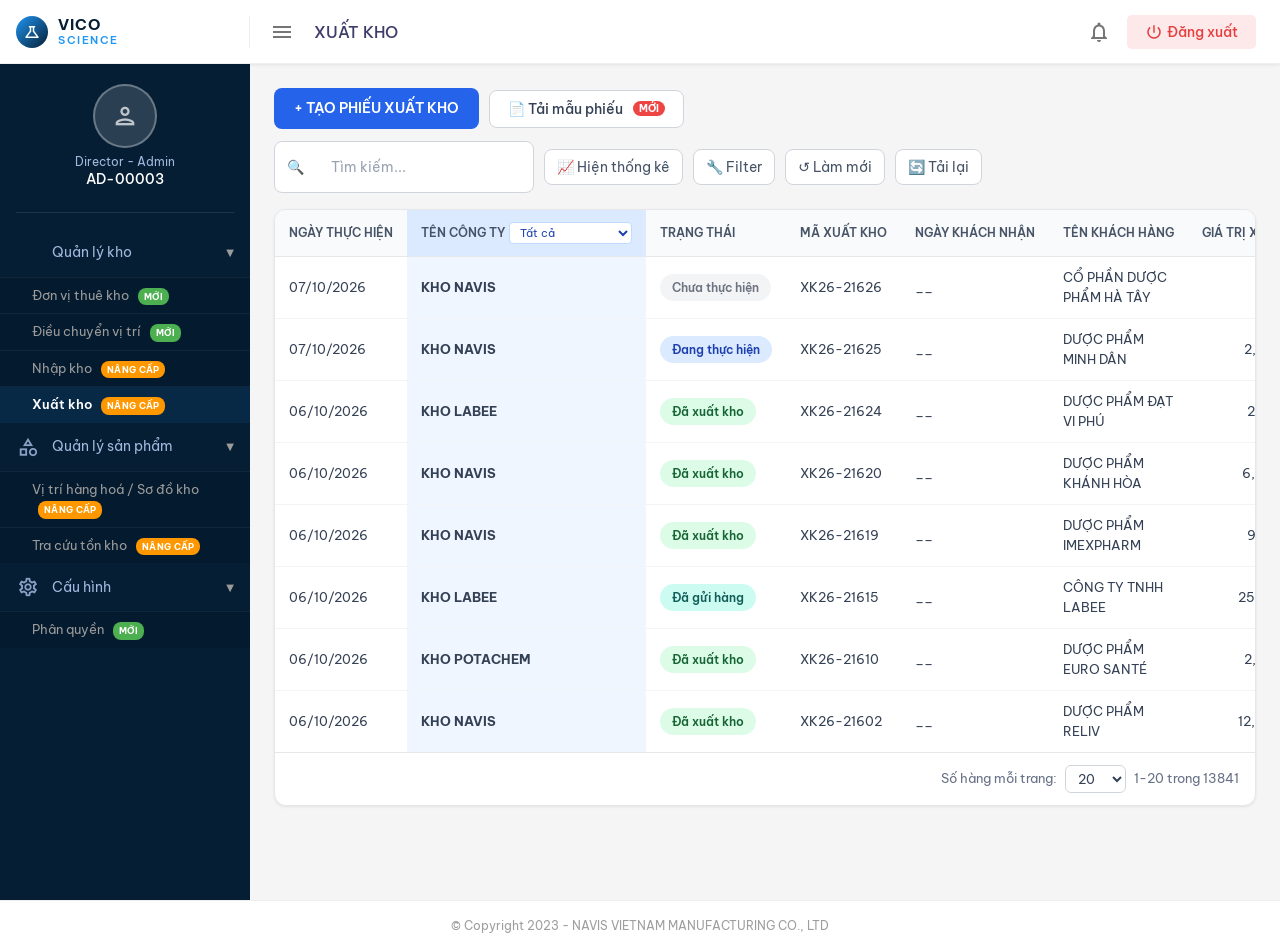
<file: w10-danh-sach-xuat-kho.html>
<!DOCTYPE html>
<html lang="vi">
<head>
    <meta charset="UTF-8">
    <meta name="viewport" content="width=device-width, initial-scale=1.0">
    <title>Danh sách xuất kho - Navis ERP</title>
    <link rel="stylesheet" href="shared.css?v=5">
    <style>
        /* Page-specific styles */
        .toolbar {
            display: flex;
            justify-content: space-between;
            align-items: center;
            margin-bottom: 16px;
            flex-wrap: wrap;
            gap: 12px;
        }

        .toolbar-left {
            display: flex;
            align-items: center;
            gap: 10px;
            flex-wrap: wrap;
        }

        .toolbar-right {
            display: flex;
            align-items: center;
            gap: 10px;
            flex-wrap: wrap;
        }

        .search-box {
            display: flex;
            align-items: center;
            background: #fff;
            border: 1px solid #d0d5dd;
            border-radius: 8px;
            padding: 8px 12px;
            min-width: 260px;
        }

        .search-box input {
            border: none;
            outline: none;
            font-size: 14px;
            width: 100%;
            margin-left: 8px;
            color: #344054;
        }

        .search-box input::placeholder {
            color: #98a2b3;
        }

        .search-icon {
            color: #98a2b3;
            font-size: 16px;
            flex-shrink: 0;
        }

        .btn-primary {
            background: #2563eb;
            color: #fff;
            border: none;
            border-radius: 8px;
            padding: 10px 20px;
            font-size: 14px;
            font-weight: 600;
            cursor: pointer;
            display: inline-flex;
            align-items: center;
            gap: 6px;
            transition: background 0.2s;
            text-decoration: none;
        }

        .btn-primary:hover {
            background: #1d4ed8;
            text-decoration: none;
        }

        .btn-outline {
            background: #fff;
            color: #344054;
            border: 1px solid #d0d5dd;
            border-radius: 8px;
            padding: 9px 18px;
            font-size: 14px;
            font-weight: 500;
            cursor: pointer;
            display: inline-flex;
            align-items: center;
            gap: 6px;
            transition: all 0.2s;
        }

        .btn-outline:hover {
            background: #f9fafb;
            border-color: #98a2b3;
        }

        .btn-icon {
            background: #fff;
            color: #475467;
            border: 1px solid #d0d5dd;
            border-radius: 8px;
            padding: 8px 12px;
            font-size: 14px;
            cursor: pointer;
            transition: all 0.15s;
            display: inline-flex;
            align-items: center;
            gap: 4px;
        }

        .btn-icon:hover {
            background: #f9fafb;
            border-color: #98a2b3;
        }

        .new-badge {
            display: inline-block;
            background: #ef4444;
            color: #fff;
            font-size: 10px;
            padding: 1px 6px;
            border-radius: 8px;
            font-weight: 700;
            margin-left: 4px;
            vertical-align: middle;
        }

        /* Table */
        .table-container {
            background: #fff;
            border: 1px solid #e5e7eb;
            border-radius: 12px;
            overflow: hidden;
        }

        table {
            width: 100%;
            border-collapse: collapse;
        }

        thead {
            background: #f9fafb;
        }

        thead th {
            padding: 12px 14px;
            text-align: left;
            font-size: 12px;
            font-weight: 600;
            color: #475467;
            border-bottom: 1px solid #e5e7eb;
            white-space: nowrap;
            text-transform: uppercase;
        }

        tbody td {
            padding: 11px 14px;
            font-size: 13px;
            color: #344054;
            border-bottom: 1px solid #f2f4f7;
        }

        tbody tr {
            transition: background 0.15s;
        }

        tbody tr:hover {
            background: #f0f5ff;
        }

        tbody tr:last-child td {
            border-bottom: none;
        }

        /* Highlighted TEN CONG TY column */
        .col-tenant {
            background: #eff6ff;
        }

        thead th.col-tenant {
            background: #dbeafe;
        }

        .tenant-filter {
            display: flex;
            align-items: center;
            gap: 4px;
        }

        .tenant-filter select {
            border: 1px solid #bfdbfe;
            border-radius: 4px;
            padding: 2px 6px;
            font-size: 11px;
            background: #fff;
            color: #1e40af;
            cursor: pointer;
        }

        /* Status badges */
        .badge {
            display: inline-block;
            padding: 4px 12px;
            border-radius: 16px;
            font-size: 12px;
            font-weight: 600;
            white-space: nowrap;
        }

        .badge-gray {
            background: #f3f4f6;
            color: #6b7280;
        }

        .badge-blue {
            background: #dbeafe;
            color: #1e40af;
        }

        .badge-green {
            background: #dcfce7;
            color: #166534;
        }

        .badge-teal {
            background: #ccfbf1;
            color: #115e59;
        }

        /* Actions column */
        .btn-more {
            background: none;
            border: 1px solid #d0d5dd;
            border-radius: 6px;
            padding: 4px 10px;
            font-size: 16px;
            cursor: pointer;
            color: #475467;
            transition: all 0.15s;
            line-height: 1;
        }

        .btn-more:hover {
            background: #f9fafb;
            border-color: #98a2b3;
        }

        /* Amount column */
        .amount {
            text-align: right;
            font-variant-numeric: tabular-nums;
        }

        /* Pagination */
        .pagination {
            display: flex;
            justify-content: flex-end;
            align-items: center;
            padding: 12px 16px;
            font-size: 13px;
            color: #667085;
            gap: 8px;
            border-top: 1px solid #e5e7eb;
        }

        .pagination select {
            border: 1px solid #d0d5dd;
            border-radius: 6px;
            padding: 4px 8px;
            font-size: 13px;
            color: #344054;
            background: #fff;
            cursor: pointer;
        }
    </style>
</head>
<body>
    <div class="layout">
        <aside class="sidebar" id="sidebar"></aside>
        <div class="main-area">
            <div id="header"></div>
            <div class="content">

                <!-- Toolbar -->
                <div class="toolbar">
                    <div class="toolbar-left">
                        <a href="w11-tao-phieu-xuat-kho.html" class="btn-primary">+ TẠO PHIẾU XUẤT KHO</a>
                        <button class="btn-outline">
                            &#128196; Tải mẫu phiếu <span class="new-badge">MỚI</span>
                        </button>
                    </div>
                    <div class="toolbar-right">
                        <div class="search-box">
                            <span class="search-icon">&#128269;</span>
                            <input type="text" placeholder="Tìm kiếm..." id="searchInput">
                        </div>
                        <button class="btn-icon">&#128200; Hiện thống kê</button>
                        <button class="btn-icon">&#128295; Filter</button>
                        <button class="btn-icon">&#8634; Làm mới</button>
                        <button class="btn-icon">&#128260; Tải lại</button>
                    </div>
                </div>

                <!-- Data Table -->
                <div class="table-container">
                    <table>
                        <thead>
                            <tr>
                                <th>Ngày thực hiện</th>
                                <th class="col-tenant">
                                    <div class="tenant-filter">
                                        Tên công ty
                                        <select id="tenantFilter" onchange="filterByTenant()">
                                            <option value="">Tất cả</option>
                                            <option value="KHO NAVIS">KHO NAVIS</option>
                                            <option value="KHO LABEE">KHO LABEE</option>
                                            <option value="KHO POTACHEM">KHO POTACHEM</option>
                                        </select>
                                    </div>
                                </th>
                                <th>Trạng thái</th>
                                <th>Mã xuất kho</th>
                                <th>Ngày khách nhận</th>
                                <th>Tên khách hàng</th>
                                <th style="text-align:right">Giá trị xuất kho</th>
                                <th>NV giao nhận</th>
                                <th style="text-align:center">Actions</th>
                            </tr>
                        </thead>
                        <tbody id="tableBody">
                            <tr>
                                <td>07/10/2026</td>
                                <td class="col-tenant"><strong>KHO NAVIS</strong></td>
                                <td><span class="badge badge-gray">Chưa thực hiện</span></td>
                                <td>XK26-21626</td>
                                <td>__</td>
                                <td>CỔ PHẦN DƯỢC PHẨM HÀ TÂY</td>
                                <td class="amount">367,200</td>
                                <td>Gửi chuyển phát</td>
                                <td style="text-align:center"><button class="btn-more" title="Thao tác">&#8942;</button></td>
                            </tr>
                            <tr>
                                <td>07/10/2026</td>
                                <td class="col-tenant"><strong>KHO NAVIS</strong></td>
                                <td><span class="badge badge-blue">Đang thực hiện</span></td>
                                <td>XK26-21625</td>
                                <td>__</td>
                                <td>DƯỢC PHẨM MINH DÂN</td>
                                <td class="amount">2,592,000</td>
                                <td>Gửi chuyển phát</td>
                                <td style="text-align:center"><button class="btn-more" title="Thao tác">&#8942;</button></td>
                            </tr>
                            <tr>
                                <td>06/10/2026</td>
                                <td class="col-tenant"><strong>KHO LABEE</strong></td>
                                <td><span class="badge badge-green">Đã xuất kho</span></td>
                                <td>XK26-21624</td>
                                <td>__</td>
                                <td>DƯỢC PHẨM ĐẠT VI PHÚ</td>
                                <td class="amount">2,916,000</td>
                                <td>Gửi chuyển phát</td>
                                <td style="text-align:center"><button class="btn-more" title="Thao tác">&#8942;</button></td>
                            </tr>
                            <tr>
                                <td>06/10/2026</td>
                                <td class="col-tenant"><strong>KHO NAVIS</strong></td>
                                <td><span class="badge badge-green">Đã xuất kho</span></td>
                                <td>XK26-21620</td>
                                <td>__</td>
                                <td>DƯỢC PHẨM KHÁNH HÒA</td>
                                <td class="amount">6,609,600</td>
                                <td>Lâm Minh Quý</td>
                                <td style="text-align:center"><button class="btn-more" title="Thao tác">&#8942;</button></td>
                            </tr>
                            <tr>
                                <td>06/10/2026</td>
                                <td class="col-tenant"><strong>KHO NAVIS</strong></td>
                                <td><span class="badge badge-green">Đã xuất kho</span></td>
                                <td>XK26-21619</td>
                                <td>__</td>
                                <td>DƯỢC PHẨM IMEXPHARM</td>
                                <td class="amount">9,612,000</td>
                                <td>Gửi chuyển phát</td>
                                <td style="text-align:center"><button class="btn-more" title="Thao tác">&#8942;</button></td>
                            </tr>
                            <tr>
                                <td>06/10/2026</td>
                                <td class="col-tenant"><strong>KHO LABEE</strong></td>
                                <td><span class="badge badge-teal">Đã gửi hàng</span></td>
                                <td>XK26-21615</td>
                                <td>__</td>
                                <td>CÔNG TY TNHH LABEE</td>
                                <td class="amount">25,901,400</td>
                                <td>Gửi chuyển phát</td>
                                <td style="text-align:center"><button class="btn-more" title="Thao tác">&#8942;</button></td>
                            </tr>
                            <tr>
                                <td>06/10/2026</td>
                                <td class="col-tenant"><strong>KHO POTACHEM</strong></td>
                                <td><span class="badge badge-green">Đã xuất kho</span></td>
                                <td>XK26-21610</td>
                                <td>__</td>
                                <td>DƯỢC PHẨM EURO SANT&Eacute;</td>
                                <td class="amount">2,073,600</td>
                                <td>Gửi chuyển phát</td>
                                <td style="text-align:center"><button class="btn-more" title="Thao tác">&#8942;</button></td>
                            </tr>
                            <tr>
                                <td>06/10/2026</td>
                                <td class="col-tenant"><strong>KHO NAVIS</strong></td>
                                <td><span class="badge badge-green">Đã xuất kho</span></td>
                                <td>XK26-21602</td>
                                <td>__</td>
                                <td>DƯỢC PHẨM RELIV</td>
                                <td class="amount">12,960,000</td>
                                <td>Lâm Minh Quý</td>
                                <td style="text-align:center"><button class="btn-more" title="Thao tác">&#8942;</button></td>
                            </tr>
                        </tbody>
                    </table>
                    <div class="pagination">
                        <span>Số hàng mỗi trang:</span>
                        <select>
                            <option value="20" selected>20</option>
                            <option value="50">50</option>
                            <option value="100">100</option>
                        </select>
                        <span>1-20 trong 13841</span>
                    </div>
                </div>

            </div>
            <div id="footer"></div>
        </div>
    </div>

    <script src="shared.js?v=5"></script>
    <script>initPage('w10-danh-sach-xuat-kho.html', 'XUẤT KHO');</script>
    <script>
        // Search filter
        document.getElementById('searchInput').addEventListener('input', function () {
            var filter = this.value.toLowerCase();
            var rows = document.querySelectorAll('#tableBody tr');
            rows.forEach(function (row) {
                var text = row.textContent.toLowerCase();
                row.style.display = text.includes(filter) ? '' : 'none';
            });
        });

        // Tenant column filter
        function filterByTenant() {
            var selected = document.getElementById('tenantFilter').value;
            var rows = document.querySelectorAll('#tableBody tr');
            rows.forEach(function (row) {
                if (!selected) {
                    row.style.display = '';
                    return;
                }
                var tenantCell = row.querySelectorAll('td')[1];
                var tenantText = tenantCell ? tenantCell.textContent.trim() : '';
                row.style.display = tenantText === selected ? '' : 'none';
            });
        }
    </script>
</body>
</html>
</file>
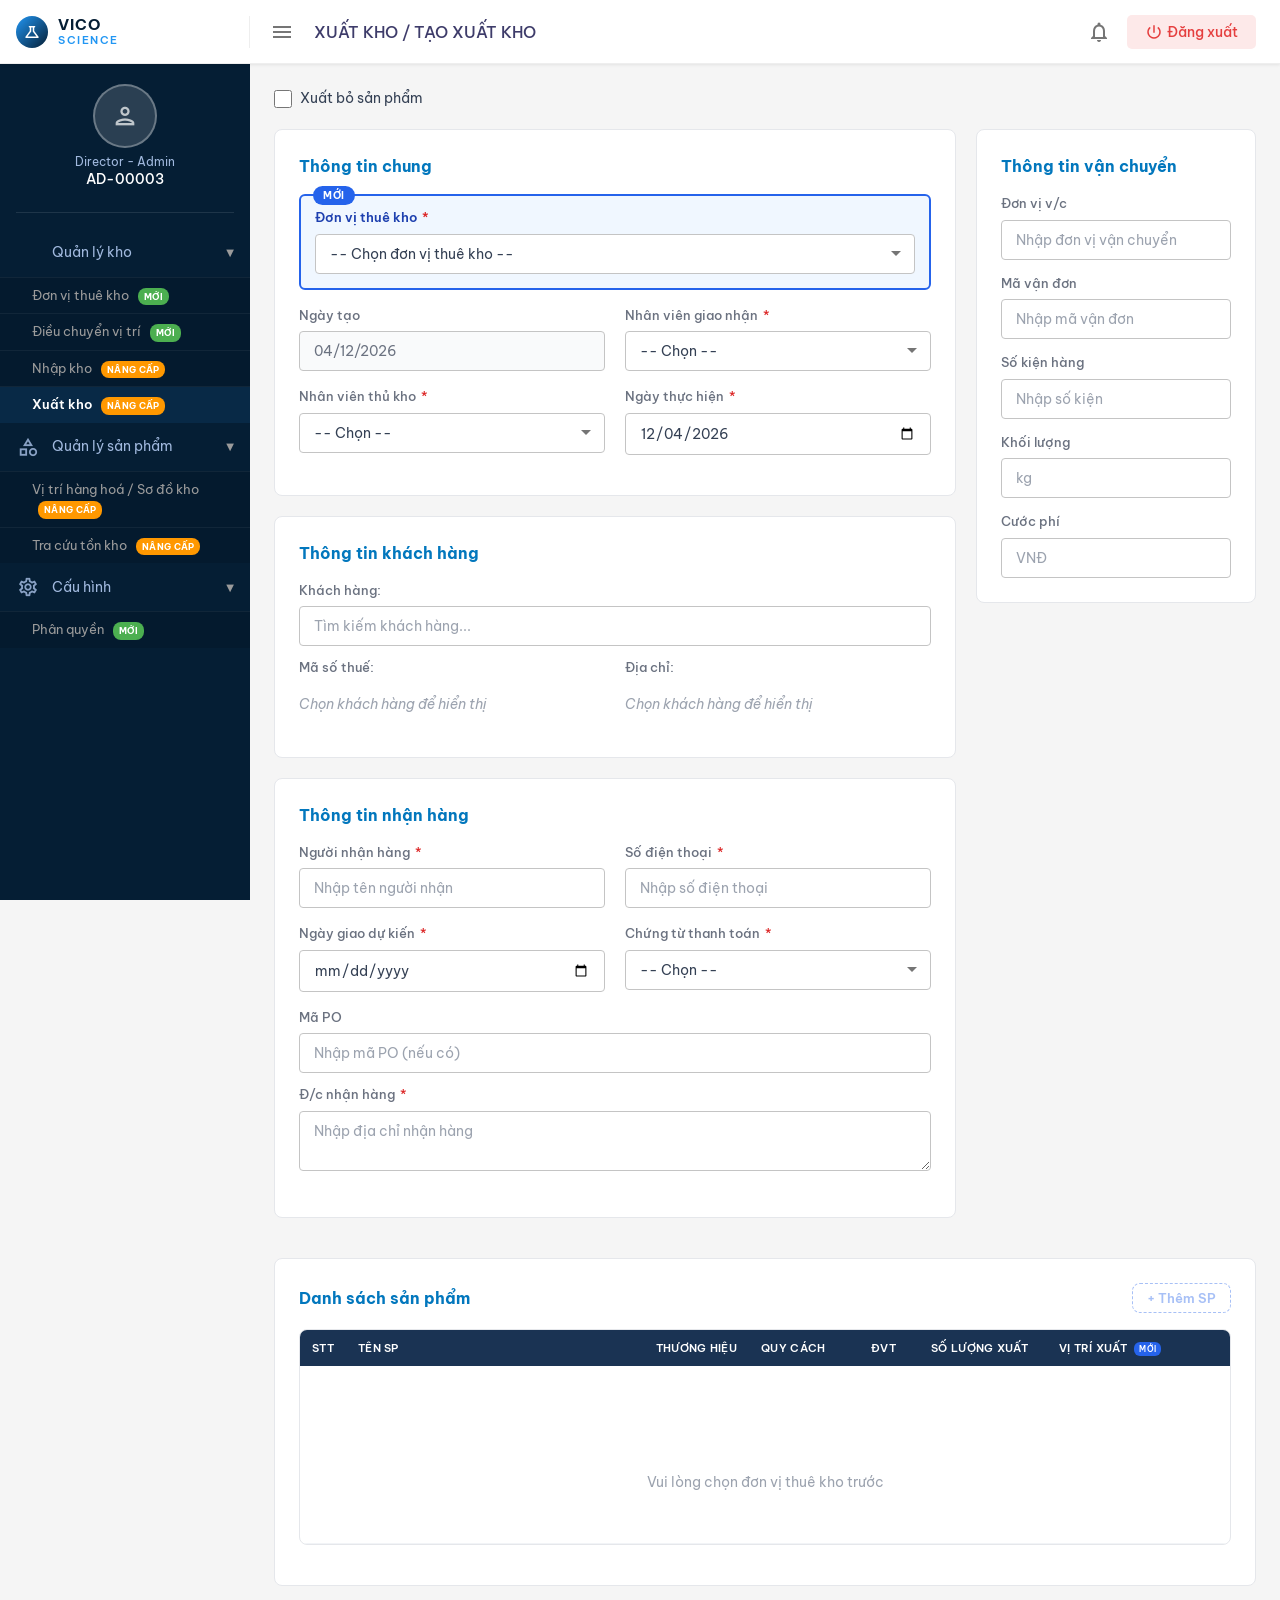
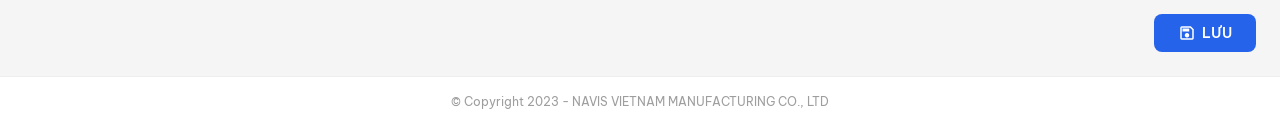
<file: w11-tao-phieu-xuat-kho.html>
<!DOCTYPE html>
<html lang="vi">
<head>
    <meta charset="UTF-8">
    <meta name="viewport" content="width=device-width, initial-scale=1.0">
    <title>Tạo xuất kho - Navis ERP</title>
    <link rel="stylesheet" href="shared.css?v=5">
    <style>
        /* ── Page Layout ───────────────────────────────────────── */
        .page-body {
            background: #f5f5f5;
        }

        /* Two-column layout: main left + sidebar right */
        .form-layout {
            display: flex;
            gap: 20px;
            margin-bottom: 20px;
        }
        .form-main {
            flex: 1;
            min-width: 0;
        }
        .form-side {
            width: 280px;
            flex-shrink: 0;
        }

        /* Flat white card - no heavy borders */
        .form-card {
            background: #fff;
            border: 1px solid #e5e7eb;
            border-radius: 8px;
            padding: 24px;
            margin-bottom: 20px;
        }

        /* Section titles - bold teal/blue */
        .section-title {
            color: #0277bd;
            font-weight: 700;
            font-size: 16px;
            margin-bottom: 16px;
        }
        .section-title-row {
            display: flex;
            align-items: center;
            justify-content: space-between;
            margin-bottom: 16px;
        }
        .section-title-row .section-title {
            margin-bottom: 0;
        }

        /* ── Checkbox row ──────────────────────────────────────── */
        .top-checkbox {
            display: flex;
            align-items: center;
            gap: 8px;
            margin-bottom: 20px;
            font-size: 14px;
            color: #344054;
        }
        .top-checkbox input[type="checkbox"] {
            width: 18px;
            height: 18px;
            accent-color: #2563eb;
            cursor: pointer;
        }

        /* ── Form rows ─────────────────────────────────────────── */
        .form-row {
            display: grid;
            grid-template-columns: 1fr 1fr;
            gap: 16px 20px;
            margin-bottom: 16px;
        }
        .form-row--full {
            grid-template-columns: 1fr;
        }
        .form-row--3 {
            grid-template-columns: 1fr 1fr 1fr;
        }

        .form-group {
            margin-bottom: 0;
        }
        .form-group label {
            display: block;
            font-size: 13px;
            font-weight: 500;
            color: #6b7280;
            margin-bottom: 6px;
        }
        .form-group label .required {
            color: #dc2626;
            margin-left: 2px;
        }

        /* MUI-like inputs */
        .form-input {
            width: 100%;
            padding: 10px 14px;
            border: 1px solid #c4c4c4;
            border-radius: 4px;
            font-size: 14px;
            color: #344054;
            background: #fff;
            box-sizing: border-box;
            transition: border-color 0.15s, box-shadow 0.15s;
            font-family: inherit;
        }
        .form-input:focus {
            outline: none;
            border-color: #2563eb;
            box-shadow: 0 0 0 2px rgba(37, 99, 235, 0.12);
        }
        .form-input::placeholder {
            color: #9ca3af;
        }
        .form-input[readonly] {
            background: #f9fafb;
            color: #6b7280;
            cursor: default;
        }
        select.form-input {
            appearance: none;
            background-image: url("data:image/svg+xml,%3Csvg xmlns='http://www.w3.org/2000/svg' width='12' height='12' viewBox='0 0 12 12'%3E%3Cpath fill='%23757575' d='M6 8L1 3h10z'/%3E%3C/svg%3E");
            background-repeat: no-repeat;
            background-position: right 12px center;
            padding-right: 32px;
            cursor: pointer;
        }
        textarea.form-input {
            resize: vertical;
            min-height: 60px;
        }

        /* Auto-filled text display (not editable) */
        .auto-text {
            font-size: 14px;
            color: #344054;
            padding: 10px 0 2px 0;
            min-height: 20px;
        }
        .auto-text.empty {
            color: #9ca3af;
            font-style: italic;
        }

        /* ── NEW feature highlight ─────────────────────────────── */
        .highlight-wrapper {
            position: relative;
            border: 2px solid #2563eb;
            border-radius: 6px;
            padding: 12px 14px 14px;
            background: #f0f7ff;
        }
        .highlight-badge {
            position: absolute;
            top: -10px;
            left: 12px;
            background: #2563eb;
            color: #fff;
            font-size: 10px;
            font-weight: 700;
            padding: 2px 10px;
            border-radius: 10px;
            letter-spacing: 0.5px;
            text-transform: uppercase;
        }
        .highlight-wrapper .form-group label {
            color: #1e40af;
            font-weight: 600;
        }

        /* ── Sidebar panel fields ──────────────────────────────── */
        .side-field {
            margin-bottom: 14px;
        }
        .side-field:last-child {
            margin-bottom: 0;
        }
        .side-field label {
            display: block;
            font-size: 13px;
            font-weight: 500;
            color: #6b7280;
            margin-bottom: 6px;
        }

        /* ── Product table ─────────────────────────────────────── */
        .product-table-wrapper {
            border: 1px solid #e5e7eb;
            border-radius: 8px;
            overflow: hidden;
            margin-bottom: 16px;
        }
        .product-table {
            width: 100%;
            border-collapse: collapse;
        }
        .product-table thead {
            background: #1a3353;
        }
        .product-table thead th {
            color: #fff;
            font-size: 11px;
            font-weight: 600;
            text-transform: uppercase;
            padding: 10px 12px;
            text-align: left;
            white-space: nowrap;
            letter-spacing: 0.3px;
        }
        .product-table thead th.text-center { text-align: center; }
        .product-table thead th.text-right { text-align: right; }

        .product-table tbody td {
            padding: 10px 12px;
            font-size: 13px;
            color: #344054;
            border-bottom: 1px solid #f2f4f7;
            vertical-align: middle;
        }
        .product-table tbody td.text-center { text-align: center; }
        .product-table tbody td.text-right { text-align: right; }

        /* Highlighted column header for new feature */
        .th-highlight {
            position: relative;
        }
        .th-highlight-badge {
            display: inline-block;
            background: #2563eb;
            color: #fff;
            font-size: 8px;
            padding: 1px 5px;
            border-radius: 6px;
            margin-left: 4px;
            vertical-align: middle;
            text-transform: uppercase;
            letter-spacing: 0.3px;
        }

        /* Product main row */
        .product-main-row {
            background: #fff;
        }
        .product-main-row td {
            border-bottom: none !important;
            padding-bottom: 4px;
        }

        .product-select {
            width: 100%;
            padding: 6px 8px;
            border: 1px solid #d0d5dd;
            border-radius: 6px;
            font-size: 13px;
            color: #344054;
            box-sizing: border-box;
            font-family: inherit;
            background: #fff;
        }
        .product-select:focus {
            outline: none;
            border-color: #2563eb;
        }

        /* Location sub-rows */
        .loc-row {
            background: #f0f7ff;
        }
        .loc-row td {
            padding-top: 6px;
            padding-bottom: 6px;
            border-bottom: 1px solid #e0ecf8 !important;
            font-size: 12px;
        }

        .loc-label {
            display: inline-flex;
            align-items: center;
            gap: 6px;
            font-weight: 600;
            color: #1e40af;
        }
        .loc-arrow {
            color: #93c5fd;
            font-size: 14px;
        }
        .loc-badge {
            display: inline-block;
            background: #2563eb;
            color: #fff;
            font-size: 11px;
            font-weight: 700;
            padding: 2px 8px;
            border-radius: 4px;
            font-family: 'Courier New', monospace;
            letter-spacing: 0.5px;
        }
        .loc-stock {
            font-size: 12px;
            color: #6b7280;
        }
        .loc-stock strong {
            color: #344054;
        }

        .loc-qty-input {
            width: 70px;
            padding: 4px 6px;
            border: 1px solid #93c5fd;
            border-radius: 5px;
            font-size: 12px;
            text-align: right;
            background: #fff;
            color: #1e40af;
            font-weight: 600;
            font-family: inherit;
        }
        .loc-qty-input:focus {
            outline: none;
            border-color: #2563eb;
            box-shadow: 0 0 0 2px rgba(37, 99, 235, 0.15);
        }

        /* Add location row */
        .loc-add-row {
            background: #f8fbff;
        }
        .loc-add-row td {
            padding-top: 4px;
            padding-bottom: 8px;
            border-bottom: 2px solid #e5e7eb !important;
        }
        .btn-add-loc {
            background: none;
            border: 1px dashed #93c5fd;
            border-radius: 5px;
            padding: 3px 10px;
            font-size: 11px;
            color: #2563eb;
            cursor: pointer;
            font-weight: 600;
            font-family: inherit;
        }
        .btn-add-loc:hover {
            background: #eff6ff;
            border-color: #2563eb;
        }

        .btn-remove-loc {
            background: none;
            border: none;
            color: #93a3b8;
            font-size: 14px;
            cursor: pointer;
            padding: 2px 6px;
            border-radius: 4px;
        }
        .btn-remove-loc:hover {
            color: #dc2626;
            background: #fef2f2;
        }

        /* Placeholder location row */
        .loc-placeholder td {
            color: #9ca3af;
            font-size: 12px;
            font-style: italic;
            padding-left: 40px;
        }

        .btn-delete-row {
            background: none;
            border: 1px solid #fca5a5;
            border-radius: 6px;
            padding: 4px 10px;
            color: #dc2626;
            font-size: 13px;
            cursor: pointer;
            transition: all 0.15s;
        }
        .btn-delete-row:hover {
            background: #fef2f2;
        }

        .product-total-value {
            font-size: 13px;
            font-weight: 700;
            color: #2563eb;
        }

        /* + Them SP button */
        .btn-add-product {
            background: #fff;
            color: #2563eb;
            border: 1px dashed #2563eb;
            border-radius: 8px;
            padding: 6px 14px;
            font-size: 13px;
            font-weight: 600;
            cursor: pointer;
            transition: all 0.15s;
            font-family: inherit;
        }
        .btn-add-product:hover {
            background: #eff6ff;
        }
        .btn-add-product:disabled {
            opacity: 0.4;
            cursor: not-allowed;
        }

        /* Empty state */
        .empty-state {
            text-align: center;
            padding: 40px 20px;
            color: #9ca3af;
            font-size: 14px;
        }
        .empty-state-icon {
            font-size: 32px;
            margin-bottom: 8px;
        }

        /* ── Footer Save Button ────────────────────────────────── */
        .form-footer {
            display: flex;
            justify-content: flex-end;
            padding-top: 8px;
        }
        .btn-save {
            background: #2563eb;
            color: #fff;
            border: none;
            border-radius: 8px;
            padding: 10px 24px;
            font-size: 14px;
            font-weight: 600;
            cursor: pointer;
            display: inline-flex;
            align-items: center;
            gap: 6px;
            font-family: inherit;
            transition: background 0.15s;
        }
        .btn-save:hover {
            background: #1d4ed8;
        }
        .btn-save .material-icons-outlined {
            font-size: 18px;
        }

        /* ── Responsive ────────────────────────────────────────── */
        @media (max-width: 1100px) {
            .form-layout {
                flex-direction: column;
            }
            .form-side {
                width: 100%;
            }
        }
        @media (max-width: 768px) {
            .form-row {
                grid-template-columns: 1fr;
            }
        }
    </style>
</head>
<body class="page-body">
    <div class="layout">
        <aside class="sidebar" id="sidebar"></aside>
        <div class="main-area">
            <div id="header"></div>
            <div class="content">

                <!-- Top checkbox -->
                <label class="top-checkbox">
                    <input type="checkbox" id="chkXuatBo">
                    Xuất bỏ sản phẩm
                </label>

                <!-- Two-column layout -->
                <div class="form-layout">

                    <!-- ══════════ LEFT COLUMN ══════════ -->
                    <div class="form-main">

                        <!-- Thong tin chung -->
                        <div class="form-card">
                            <div class="section-title">Thông tin chung</div>

                            <!-- NEW: Don vi thue kho - highlighted -->
                            <div class="highlight-wrapper" style="margin-bottom: 16px;">
                                <span class="highlight-badge">Mới</span>
                                <div class="form-group">
                                    <label>Đơn vị thuê kho <span class="required">*</span></label>
                                    <select class="form-input" id="tenantSelect" onchange="onTenantChange()">
                                        <option value="">-- Chọn đơn vị thuê kho --</option>
                                        <option value="KHO NAVIS">KHO NAVIS</option>
                                        <option value="KHO LABEE">KHO LABEE</option>
                                        <option value="KHO POTACHEM">KHO POTACHEM</option>
                                    </select>
                                </div>
                            </div>

                            <div class="form-row">
                                <div class="form-group">
                                    <label>Ngày tạo</label>
                                    <input type="text" class="form-input" readonly id="fieldCreatedDate">
                                </div>
                                <div class="form-group">
                                    <label>Nhân viên giao nhận <span class="required">*</span></label>
                                    <select class="form-input" id="fieldDelivery">
                                        <option value="">-- Chọn --</option>
                                        <option value="Lâm Minh Quý">Lâm Minh Quý</option>
                                        <option value="Nguyễn Văn A">Nguyễn Văn A</option>
                                        <option value="Gửi chuyển phát">Gửi chuyển phát</option>
                                    </select>
                                </div>
                            </div>
                            <div class="form-row">
                                <div class="form-group">
                                    <label>Nhân viên thủ kho <span class="required">*</span></label>
                                    <select class="form-input" id="fieldWarehouseKeeper">
                                        <option value="">-- Chọn --</option>
                                        <option value="Trần Thị B">Trần Thị B</option>
                                        <option value="Phạm Văn C">Phạm Văn C</option>
                                        <option value="Lê Thị D">Lê Thị D</option>
                                    </select>
                                </div>
                                <div class="form-group">
                                    <label>Ngày thực hiện <span class="required">*</span></label>
                                    <input type="date" class="form-input" id="fieldDate">
                                </div>
                            </div>
                        </div>

                        <!-- Thong tin khach hang -->
                        <div class="form-card">
                            <div class="section-title">Thông tin khách hàng</div>
                            <div class="form-row form-row--full" style="margin-bottom: 12px;">
                                <div class="form-group">
                                    <label>Khách hàng:</label>
                                    <input type="text" class="form-input" id="fieldCustomer" placeholder="Tìm kiếm khách hàng..." list="customerList" onchange="onCustomerChange()">
                                    <datalist id="customerList">
                                        <option value="CỔ PHẦN DƯỢC PHẨM HÀ TÂY">
                                        <option value="DƯỢC PHẨM MINH DÂN">
                                        <option value="DƯỢC PHẨM ĐẠT VI PHÚ">
                                        <option value="DƯỢC PHẨM KHÁNH HÒA">
                                        <option value="DƯỢC PHẨM IMEXPHARM">
                                        <option value="CÔNG TY TNHH LABEE">
                                        <option value="DƯỢC PHẨM EURO SANTÉ">
                                        <option value="DƯỢC PHẨM RELIV">
                                    </datalist>
                                </div>
                            </div>
                            <div class="form-row">
                                <div class="form-group">
                                    <label>Mã số thuế:</label>
                                    <div class="auto-text empty" id="taxCode">Chọn khách hàng để hiển thị</div>
                                </div>
                                <div class="form-group">
                                    <label>Địa chỉ:</label>
                                    <div class="auto-text empty" id="customerAddress">Chọn khách hàng để hiển thị</div>
                                </div>
                            </div>
                        </div>

                        <!-- Thong tin nhan hang -->
                        <div class="form-card">
                            <div class="section-title">Thông tin nhận hàng</div>
                            <div class="form-row">
                                <div class="form-group">
                                    <label>Người nhận hàng <span class="required">*</span></label>
                                    <input type="text" class="form-input" id="fieldReceiver" placeholder="Nhập tên người nhận">
                                </div>
                                <div class="form-group">
                                    <label>Số điện thoại <span class="required">*</span></label>
                                    <input type="tel" class="form-input" id="fieldPhone" placeholder="Nhập số điện thoại">
                                </div>
                            </div>
                            <div class="form-row">
                                <div class="form-group">
                                    <label>Ngày giao dự kiến <span class="required">*</span></label>
                                    <input type="date" class="form-input" id="fieldDeliveryDate">
                                </div>
                                <div class="form-group">
                                    <label>Chứng từ thanh toán <span class="required">*</span></label>
                                    <select class="form-input" id="fieldPaymentDoc">
                                        <option value="">-- Chọn --</option>
                                        <option value="Hóa đơn GTGT">Hóa đơn GTGT</option>
                                        <option value="Phiếu xuất kho">Phiếu xuất kho</option>
                                        <option value="Hóa đơn bán hàng">Hóa đơn bán hàng</option>
                                    </select>
                                </div>
                            </div>
                            <div class="form-row form-row--full" style="margin-bottom: 12px;">
                                <div class="form-group">
                                    <label>Mã PO</label>
                                    <input type="text" class="form-input" id="fieldPO" placeholder="Nhập mã PO (nếu có)">
                                </div>
                            </div>
                            <div class="form-row form-row--full">
                                <div class="form-group">
                                    <label>Đ/c nhận hàng <span class="required">*</span></label>
                                    <textarea class="form-input" id="fieldShipAddress" placeholder="Nhập địa chỉ nhận hàng"></textarea>
                                </div>
                            </div>
                        </div>

                    </div>
                    <!-- ══════════ END LEFT COLUMN ══════════ -->

                    <!-- ══════════ RIGHT SIDEBAR PANEL ══════════ -->
                    <div class="form-side">
                        <div class="form-card">
                            <div class="section-title">Thông tin vận chuyển</div>
                            <div class="side-field">
                                <label>Đơn vị v/c</label>
                                <input type="text" class="form-input" id="fieldCarrier" placeholder="Nhập đơn vị vận chuyển">
                            </div>
                            <div class="side-field">
                                <label>Mã vận đơn</label>
                                <input type="text" class="form-input" id="fieldTrackingCode" placeholder="Nhập mã vận đơn">
                            </div>
                            <div class="side-field">
                                <label>Số kiện hàng</label>
                                <input type="text" class="form-input" id="fieldPackages" placeholder="Nhập số kiện">
                            </div>
                            <div class="side-field">
                                <label>Khối lượng</label>
                                <input type="text" class="form-input" id="fieldWeight" placeholder="kg">
                            </div>
                            <div class="side-field">
                                <label>Cước phí</label>
                                <input type="text" class="form-input" id="fieldShippingFee" placeholder="VNĐ">
                            </div>
                        </div>
                    </div>
                    <!-- ══════════ END RIGHT SIDEBAR ══════════ -->

                </div>

                <!-- ══════════ FULL-WIDTH: Product Table ══════════ -->
                <div class="form-card">
                    <div class="section-title-row">
                        <div class="section-title">Danh sách sản phẩm</div>
                        <button class="btn-add-product" id="btnAddProduct" onclick="addProductRow()" disabled>+ Thêm SP</button>
                    </div>

                    <div class="product-table-wrapper">
                        <table class="product-table">
                            <thead>
                                <tr>
                                    <th style="width:40px" class="text-center">STT</th>
                                    <th>Tên SP</th>
                                    <th style="width:100px">Thương hiệu</th>
                                    <th style="width:110px">Quy cách</th>
                                    <th style="width:60px">ĐVT</th>
                                    <th class="text-right" style="width:100px">Số lượng xuất</th>
                                    <th class="text-center th-highlight" style="width:140px">
                                        Vị trí xuất <span class="th-highlight-badge">Mới</span>
                                    </th>
                                    <th class="text-center" style="width:50px"></th>
                                </tr>
                            </thead>
                            <tbody id="productTableBody">
                                <tr id="emptyRow">
                                    <td colspan="8">
                                        <div class="empty-state">
                                            <div class="empty-state-icon"><span class="material-icons-outlined" style="font-size:36px;color:#ccc">inventory_2</span></div>
                                            Vui lòng chọn đơn vị thuê kho trước
                                        </div>
                                    </td>
                                </tr>
                            </tbody>
                        </table>
                    </div>
                </div>

                <!-- Footer: LUU button -->
                <div class="form-footer">
                    <button class="btn-save" onclick="alert('Wireframe demo: Đã lưu phiếu xuất kho!')">
                        <span class="material-icons-outlined">save</span>
                        LƯU
                    </button>
                </div>

            </div>
            <div id="footer"></div>
        </div>
    </div>

    <script src="shared.js?v=5"></script>
    <script>initPage('w10-danh-sach-xuat-kho.html', 'XUẤT KHO / TẠO XUẤT KHO');</script>
    <script>
        // ──────────────────────────────────────────────────────────
        // Product data with brand, spec, and stock per location
        // ──────────────────────────────────────────────────────────
        var productData = {
            'KHO NAVIS': [
                { code: 'SP-NV001', name: 'Viên nang Glucosamine 500mg', brand: 'NAVIS', spec: '500mg x 60v', unit: 'Hộp', price: 45000,
                  locations: [{ loc: 'B01.201.3', stock: 500 }, { loc: 'B01.302.1', stock: 400 }, { loc: 'B03.105.2', stock: 300 }] },
                { code: 'SP-NV002', name: 'Siro Ho Bổ Phế', brand: 'NAVIS', spec: '100ml', unit: 'Chai', price: 32000,
                  locations: [{ loc: 'B02.101.5', stock: 520 }, { loc: 'B02.203.1', stock: 280 }] },
                { code: 'SP-NV003', name: 'Vitamin C 1000mg Effervescent', brand: 'NAVIS', spec: '10 viên/tuýp', unit: 'Tuýp', price: 28000,
                  locations: [{ loc: 'B01.401.2', stock: 1000 }, { loc: 'B03.210.4', stock: 900 }, { loc: 'B05.108.1', stock: 600 }] },
                { code: 'SP-NV004', name: 'Thuốc nhỏ mắt Natri Clorid 0.9%', brand: 'NAVIS', spec: '10ml', unit: 'Lọ', price: 12000,
                  locations: [{ loc: 'B04.301.6', stock: 1800 }, { loc: 'B04.302.3', stock: 1200 }] }
            ],
            'KHO LABEE': [
                { code: 'SP-LB001', name: 'Kem dưỡng da Labee Collagen', brand: 'LABEE', spec: '50g', unit: 'Hộp', price: 185000,
                  locations: [{ loc: 'B06.102.1', stock: 300 }, { loc: 'B06.205.3', stock: 200 }] },
                { code: 'SP-LB002', name: 'Serum Vitamin E Labee', brand: 'LABEE', spec: '30ml', unit: 'Chai', price: 125000,
                  locations: [{ loc: 'B06.103.2', stock: 350 }] },
                { code: 'SP-LB003', name: 'Sữa rửa mặt Labee Gentle', brand: 'LABEE', spec: '150ml', unit: 'Tuýp', price: 68000,
                  locations: [{ loc: 'B07.201.4', stock: 500 }, { loc: 'B07.305.1', stock: 400 }] }
            ],
            'KHO POTACHEM': [
                { code: 'SP-PC001', name: 'Dung dịch sát khuẩn Povidone', brand: 'POTACHEM', spec: '500ml', unit: 'Chai', price: 22000,
                  locations: [{ loc: 'B10.101.2', stock: 800 }, { loc: 'B10.203.5', stock: 700 }] },
                { code: 'SP-PC002', name: 'Cồn y tế 70 độ', brand: 'POTACHEM', spec: '500ml', unit: 'Chai', price: 15000,
                  locations: [{ loc: 'B10.301.1', stock: 1200 }, { loc: 'B10.402.3', stock: 800 }] }
            ]
        };

        // ──────────────────────────────────────────────────────────
        // Customer mock data
        // ──────────────────────────────────────────────────────────
        var customerInfo = {
            'CỔ PHẦN DƯỢC PHẨM HÀ TÂY': { tax: '0100115570', addr: '170 La Thành, Đống Đa, Hà Nội' },
            'DƯỢC PHẨM MINH DÂN': { tax: '0312456789', addr: '45 Nguyễn Thị Minh Khai, Q.1, TP.HCM' },
            'DƯỢC PHẨM ĐẠT VI PHÚ': { tax: '0305678123', addr: '88 Lý Thường Kiệt, Q.10, TP.HCM' },
            'DƯỢC PHẨM KHÁNH HÒA': { tax: '4200123456', addr: '22 Trần Phú, Nha Trang, Khánh Hòa' },
            'DƯỢC PHẨM IMEXPHARM': { tax: '1400567890', addr: '04 Đường 30/4, Cao Lãnh, Đồng Tháp' },
            'CÔNG TY TNHH LABEE': { tax: '0317890123', addr: '120 Điện Biên Phủ, Q.Bình Thạnh, TP.HCM' },
            'DƯỢC PHẨM EURO SANTÉ': { tax: '0309876543', addr: '55 Pasteur, Q.1, TP.HCM' },
            'DƯỢC PHẨM RELIV': { tax: '0313579246', addr: '70 Bà Triệu, Q.Hai Bà Trưng, Hà Nội' }
        };

        // ──────────────────────────────────────────────────────────
        // State
        // ──────────────────────────────────────────────────────────
        var rowCounter = 0;
        var productRows = {}; // productRows[rid] = { productIdx, activeLocs: [locIdx, ...] }

        // ──────────────────────────────────────────────────────────
        // Init: set today's date
        // ──────────────────────────────────────────────────────────
        (function initDates() {
            var today = new Date();
            var dd = String(today.getDate()).padStart(2, '0');
            var mm = String(today.getMonth() + 1).padStart(2, '0');
            var yyyy = today.getFullYear();
            document.getElementById('fieldCreatedDate').value = dd + '/' + mm + '/' + yyyy;
            document.getElementById('fieldDate').value = yyyy + '-' + mm + '-' + dd;
        })();

        // ──────────────────────────────────────────────────────────
        // Customer auto-fill
        // ──────────────────────────────────────────────────────────
        function onCustomerChange() {
            var val = document.getElementById('fieldCustomer').value;
            var info = customerInfo[val];
            var taxEl = document.getElementById('taxCode');
            var addrEl = document.getElementById('customerAddress');
            if (info) {
                taxEl.textContent = info.tax;
                taxEl.className = 'auto-text';
                addrEl.textContent = info.addr;
                addrEl.className = 'auto-text';
            } else {
                taxEl.textContent = 'Chọn khách hàng để hiển thị';
                taxEl.className = 'auto-text empty';
                addrEl.textContent = 'Chọn khách hàng để hiển thị';
                addrEl.className = 'auto-text empty';
            }
        }

        // ──────────────────────────────────────────────────────────
        // Tenant change
        // ──────────────────────────────────────────────────────────
        function onTenantChange() {
            var tenant = document.getElementById('tenantSelect').value;
            var tbody = document.getElementById('productTableBody');
            var btnAdd = document.getElementById('btnAddProduct');

            // Reset everything
            tbody.innerHTML = '';
            rowCounter = 0;
            productRows = {};

            if (!tenant) {
                btnAdd.disabled = true;
                tbody.innerHTML = '<tr id="emptyRow"><td colspan="8">' +
                    '<div class="empty-state">' +
                    '<div class="empty-state-icon"><span class="material-icons-outlined" style="font-size:36px;color:#ccc">inventory_2</span></div>' +
                    'Vui lòng chọn đơn vị thuê kho trước' +
                    '</div></td></tr>';
            } else {
                btnAdd.disabled = false;
                tbody.innerHTML = '<tr id="emptyRow"><td colspan="8">' +
                    '<div class="empty-state">' +
                    '<div class="empty-state-icon"><span class="material-icons-outlined" style="font-size:36px;color:#4CAF50">check_circle</span></div>' +
                    'Nhấn "+ Thêm SP" để thêm sản phẩm vào phiếu xuất' +
                    '</div></td></tr>';
            }
        }

        // ──────────────────────────────────────────────────────────
        // Add product row
        // ──────────────────────────────────────────────────────────
        function addProductRow() {
            var tenant = document.getElementById('tenantSelect').value;
            if (!tenant) return;

            var products = productData[tenant] || [];
            var tbody = document.getElementById('productTableBody');

            var emptyRow = document.getElementById('emptyRow');
            if (emptyRow) emptyRow.remove();

            rowCounter++;
            var rid = rowCounter;
            productRows[rid] = { productIdx: -1, activeLocs: [] };

            // Build product select options
            var optionsHTML = '<option value="">Chọn sản phẩm...</option>';
            for (var i = 0; i < products.length; i++) {
                optionsHTML += '<option value="' + i + '">' + products[i].code + ' - ' + products[i].name + '</option>';
            }

            // Main product row
            var tr = document.createElement('tr');
            tr.id = 'prow-' + rid;
            tr.className = 'product-main-row';
            tr.innerHTML =
                '<td class="text-center" style="font-weight:700;color:#6b7280">' + rid + '</td>' +
                '<td><select class="product-select" id="pselect-' + rid + '" onchange="onProductSelect(' + rid + ')">' + optionsHTML + '</select></td>' +
                '<td><span id="brand-' + rid + '" style="color:#6b7280">--</span></td>' +
                '<td><span id="spec-' + rid + '" style="color:#6b7280">--</span></td>' +
                '<td><span id="unit-' + rid + '" style="color:#6b7280">--</span></td>' +
                '<td class="text-right"><span id="totalqty-' + rid + '" style="font-weight:700">--</span></td>' +
                '<td class="text-center"><span id="locinfo-' + rid + '" style="color:#9ca3af;font-size:12px">--</span></td>' +
                '<td class="text-center"><button class="btn-delete-row" onclick="deleteProductRow(' + rid + ')" title="Xóa sản phẩm">&#10005;</button></td>';
            tbody.appendChild(tr);

            // Placeholder for location rows
            var locPlaceholder = document.createElement('tr');
            locPlaceholder.id = 'loc-placeholder-' + rid;
            locPlaceholder.className = 'loc-row loc-placeholder';
            locPlaceholder.innerHTML = '<td></td><td colspan="7" style="color:#9ca3af;font-size:12px;font-style:italic;padding-left:24px">Chọn sản phẩm để hiển thị vị trí kho</td>';
            tbody.appendChild(locPlaceholder);
        }

        // ──────────────────────────────────────────────────────────
        // Product selection
        // ──────────────────────────────────────────────────────────
        function onProductSelect(rid) {
            var tenant = document.getElementById('tenantSelect').value;
            var products = productData[tenant] || [];
            var selectEl = document.getElementById('pselect-' + rid);
            var idx = parseInt(selectEl.value);

            // Remove old location rows
            removeLocationRows(rid);

            if (isNaN(idx)) {
                document.getElementById('brand-' + rid).textContent = '--';
                document.getElementById('spec-' + rid).textContent = '--';
                document.getElementById('unit-' + rid).textContent = '--';
                document.getElementById('totalqty-' + rid).textContent = '--';
                document.getElementById('locinfo-' + rid).textContent = '--';
                productRows[rid] = { productIdx: -1, activeLocs: [] };

                // Re-add placeholder
                var tbody = document.getElementById('productTableBody');
                var mainRow = document.getElementById('prow-' + rid);
                var locPlaceholder = document.createElement('tr');
                locPlaceholder.id = 'loc-placeholder-' + rid;
                locPlaceholder.className = 'loc-row loc-placeholder';
                locPlaceholder.innerHTML = '<td></td><td colspan="7" style="color:#9ca3af;font-size:12px;font-style:italic;padding-left:24px">Chọn sản phẩm để hiển thị vị trí kho</td>';
                insertAfter(locPlaceholder, mainRow);
                return;
            }

            var p = products[idx];
            productRows[rid] = { productIdx: idx, activeLocs: [] };

            document.getElementById('brand-' + rid).textContent = p.brand;
            document.getElementById('brand-' + rid).style.color = '#344054';
            document.getElementById('spec-' + rid).textContent = p.spec;
            document.getElementById('spec-' + rid).style.color = '#344054';
            document.getElementById('unit-' + rid).textContent = p.unit;
            document.getElementById('unit-' + rid).style.color = '#344054';
            document.getElementById('totalqty-' + rid).textContent = '0';
            updateLocInfo(rid);

            // Add all location sub-rows
            for (var li = 0; li < p.locations.length; li++) {
                addLocationRow(rid, li);
            }

            // Add the "+ Thêm vị trí" row if not all shown
            addLocAddRow(rid);
        }

        // ──────────────────────────────────────────────────────────
        // Location rows
        // ──────────────────────────────────────────────────────────
        function addLocationRow(rid, locIdx) {
            var tenant = document.getElementById('tenantSelect').value;
            var products = productData[tenant] || [];
            var pInfo = productRows[rid];
            var p = products[pInfo.productIdx];
            var loc = p.locations[locIdx];

            pInfo.activeLocs.push(locIdx);

            var tbody = document.getElementById('productTableBody');
            var locId = 'locrow-' + rid + '-' + locIdx;

            var tr = document.createElement('tr');
            tr.id = locId;
            tr.className = 'loc-row';
            tr.innerHTML =
                '<td></td>' +
                '<td colspan="4" style="padding-left:24px">' +
                    '<span class="loc-label">' +
                        '<span class="loc-arrow">\u21B3</span>' +
                        '<span class="loc-badge">' + loc.loc + '</span>' +
                        '<span class="loc-stock">T\u1ED3n: <strong>' + loc.stock.toLocaleString('vi-VN') + '</strong></span>' +
                    '</span>' +
                '</td>' +
                '<td class="text-right">' +
                    '<input class="loc-qty-input" id="locqty-' + rid + '-' + locIdx + '" type="number" min="0" max="' + loc.stock + '" value="0" onchange="calcLocQty(' + rid + ')" oninput="calcLocQty(' + rid + ')">' +
                '</td>' +
                '<td class="text-center"><span class="loc-stock" id="locsub-' + rid + '-' + locIdx + '"></span></td>' +
                '<td class="text-center"><button class="btn-remove-loc" onclick="removeLocRow(' + rid + ',' + locIdx + ')" title="B\u1ECF v\u1ECB tr\u00ED n\u00E0y">&#10005;</button></td>';

            // Insert before the add-loc row or at end of product group
            var addRow = document.getElementById('loc-add-' + rid);
            if (addRow) {
                tbody.insertBefore(tr, addRow);
            } else {
                insertAfter(tr, getLastRowOfProduct(rid));
            }

            updateLocInfo(rid);
        }

        function addLocAddRow(rid) {
            var tenant = document.getElementById('tenantSelect').value;
            var products = productData[tenant] || [];
            var pInfo = productRows[rid];
            var p = products[pInfo.productIdx];

            // Remove existing add row
            var existing = document.getElementById('loc-add-' + rid);
            if (existing) existing.remove();

            // If all locations already added, no button needed
            if (pInfo.activeLocs.length >= p.locations.length) return;

            var tbody = document.getElementById('productTableBody');
            var tr = document.createElement('tr');
            tr.id = 'loc-add-' + rid;
            tr.className = 'loc-add-row';
            tr.innerHTML =
                '<td></td>' +
                '<td colspan="7" style="padding-left:24px">' +
                    '<button class="btn-add-loc" onclick="addMoreLoc(' + rid + ')">+ Thêm vị trí xuất khác</button>' +
                '</td>';

            var lastRow = getLastRowOfProduct(rid);
            insertAfter(tr, lastRow);
        }

        function addMoreLoc(rid) {
            var tenant = document.getElementById('tenantSelect').value;
            var products = productData[tenant] || [];
            var pInfo = productRows[rid];
            var p = products[pInfo.productIdx];

            // Find first available location not yet added
            for (var i = 0; i < p.locations.length; i++) {
                if (pInfo.activeLocs.indexOf(i) === -1) {
                    addLocationRow(rid, i);
                    addLocAddRow(rid);
                    return;
                }
            }
        }

        function removeLocRow(rid, locIdx) {
            var row = document.getElementById('locrow-' + rid + '-' + locIdx);
            if (row) row.remove();

            var pInfo = productRows[rid];
            var idx = pInfo.activeLocs.indexOf(locIdx);
            if (idx > -1) pInfo.activeLocs.splice(idx, 1);

            addLocAddRow(rid);
            calcLocQty(rid);
            updateLocInfo(rid);
        }

        // ──────────────────────────────────────────────────────────
        // Calculate quantities
        // ──────────────────────────────────────────────────────────
        function calcLocQty(rid) {
            var tenant = document.getElementById('tenantSelect').value;
            var products = productData[tenant] || [];
            var pInfo = productRows[rid];
            if (pInfo.productIdx < 0) return;

            var p = products[pInfo.productIdx];
            var totalQty = 0;

            for (var i = 0; i < pInfo.activeLocs.length; i++) {
                var li = pInfo.activeLocs[i];
                var qtyEl = document.getElementById('locqty-' + rid + '-' + li);
                var subEl = document.getElementById('locsub-' + rid + '-' + li);
                if (!qtyEl || !subEl) continue;

                var qty = parseInt(qtyEl.value) || 0;
                // Validate max
                if (qty > p.locations[li].stock) {
                    qty = p.locations[li].stock;
                    qtyEl.value = qty;
                }
                subEl.textContent = qty > 0 ? qty.toLocaleString('vi-VN') + ' ' + p.unit : '';
                totalQty += qty;
            }

            document.getElementById('totalqty-' + rid).textContent = totalQty.toLocaleString('vi-VN');
            document.getElementById('totalqty-' + rid).style.color = totalQty > 0 ? '#2563eb' : '#344054';
        }

        function updateLocInfo(rid) {
            var pInfo = productRows[rid];
            var el = document.getElementById('locinfo-' + rid);
            if (!el) return;
            if (pInfo.productIdx < 0) {
                el.textContent = '--';
                el.style.color = '#9ca3af';
                return;
            }
            var tenant = document.getElementById('tenantSelect').value;
            var products = productData[tenant] || [];
            var p = products[pInfo.productIdx];
            var total = p.locations.length;
            var active = pInfo.activeLocs.length;
            el.innerHTML = '<span style="color:#2563eb;font-weight:600">' + active + '</span><span style="color:#9ca3af">/' + total + ' vị trí</span>';
        }

        // ──────────────────────────────────────────────────────────
        // Remove / delete
        // ──────────────────────────────────────────────────────────
        function removeLocationRows(rid) {
            var pInfo = productRows[rid];
            if (pInfo) {
                for (var i = 0; i < pInfo.activeLocs.length; i++) {
                    var row = document.getElementById('locrow-' + rid + '-' + pInfo.activeLocs[i]);
                    if (row) row.remove();
                }
            }
            var addRow = document.getElementById('loc-add-' + rid);
            if (addRow) addRow.remove();
            var placeholder = document.getElementById('loc-placeholder-' + rid);
            if (placeholder) placeholder.remove();
        }

        function deleteProductRow(rid) {
            removeLocationRows(rid);
            var mainRow = document.getElementById('prow-' + rid);
            if (mainRow) mainRow.remove();
            delete productRows[rid];

            // Check if table is empty
            var tbody = document.getElementById('productTableBody');
            if (tbody.children.length === 0) {
                tbody.innerHTML = '<tr id="emptyRow"><td colspan="8">' +
                    '<div class="empty-state">' +
                    '<div class="empty-state-icon"><span class="material-icons-outlined" style="font-size:36px;color:#4CAF50">check_circle</span></div>' +
                    'Nhấn "+ Thêm SP" để thêm sản phẩm vào phiếu xuất' +
                    '</div></td></tr>';
            }
        }

        // ──────────────────────────────────────────────────────────
        // Utilities
        // ──────────────────────────────────────────────────────────
        function insertAfter(newNode, refNode) {
            refNode.parentNode.insertBefore(newNode, refNode.nextSibling);
        }

        function getLastRowOfProduct(rid) {
            var addRow = document.getElementById('loc-add-' + rid);
            if (addRow) return addRow;

            var pInfo = productRows[rid];
            if (pInfo && pInfo.activeLocs.length > 0) {
                var lastLocIdx = pInfo.activeLocs[pInfo.activeLocs.length - 1];
                var lastLoc = document.getElementById('locrow-' + rid + '-' + lastLocIdx);
                if (lastLoc) return lastLoc;
            }

            var placeholder = document.getElementById('loc-placeholder-' + rid);
            if (placeholder) return placeholder;

            return document.getElementById('prow-' + rid);
        }
    </script>
</body>
</html>
</file>
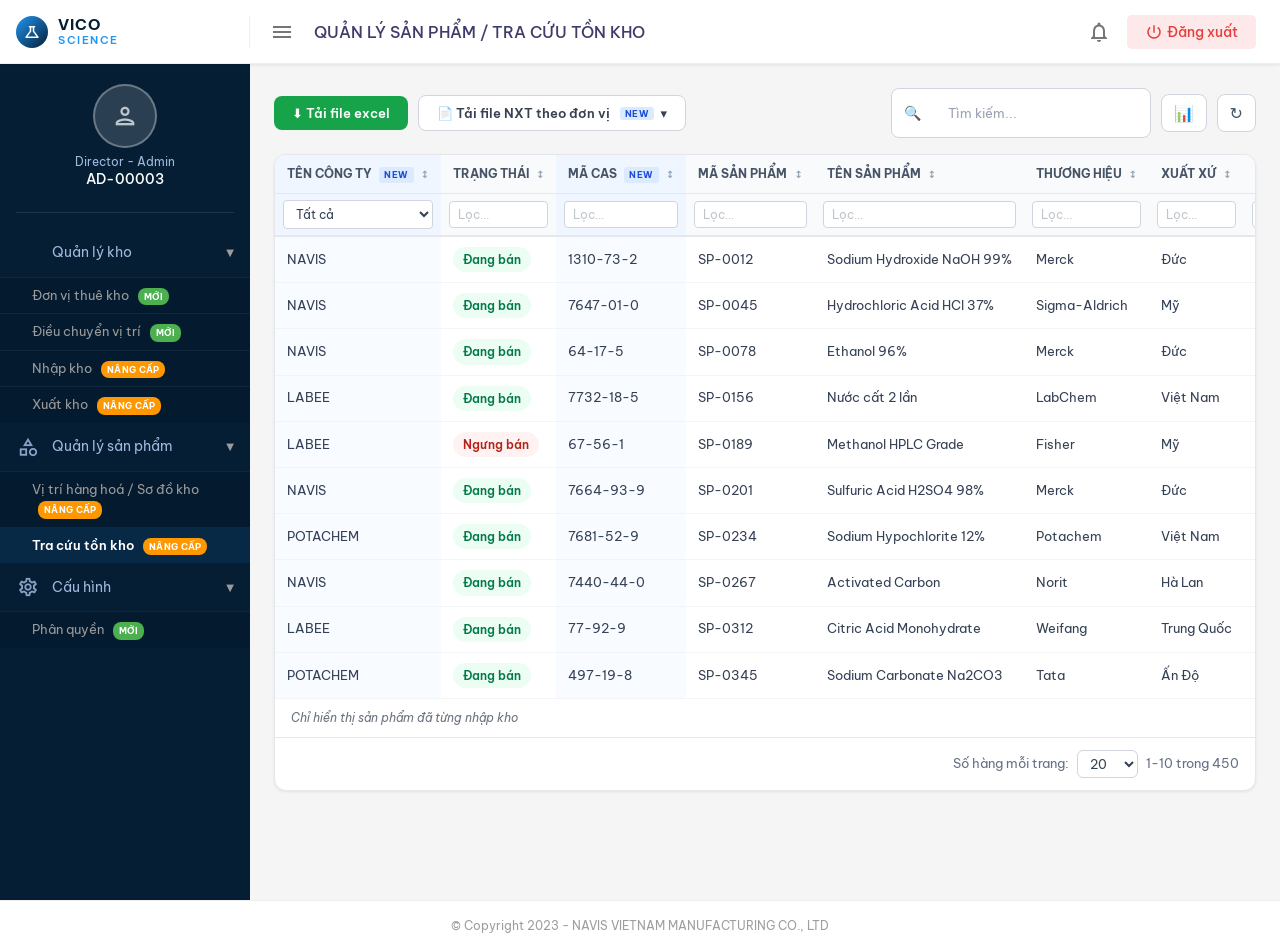
<file: w12-tra-cuu-ton-kho.html>
<!DOCTYPE html>
<html lang="vi">
<head>
    <meta charset="UTF-8">
    <meta name="viewport" content="width=device-width, initial-scale=1.0">
    <title>Tra cứu tồn kho - Navis ERP</title>
    <link rel="stylesheet" href="shared.css?v=5">
    <style>
        /* Page-specific styles */
        .toolbar {
            display: flex;
            justify-content: space-between;
            align-items: center;
            margin-bottom: 16px;
            flex-wrap: wrap;
            gap: 12px;
        }

        .toolbar-left {
            display: flex;
            align-items: center;
            gap: 10px;
            flex-wrap: wrap;
        }

        .toolbar-right {
            display: flex;
            align-items: center;
            gap: 10px;
        }

        .btn-excel {
            background: #16a34a;
            color: #fff;
            border: none;
            border-radius: 8px;
            padding: 9px 18px;
            font-size: 13px;
            font-weight: 600;
            cursor: pointer;
            display: inline-flex;
            align-items: center;
            gap: 6px;
            transition: background 0.2s;
        }

        .btn-excel:hover {
            background: #15803d;
        }

        /* Dropdown button for NXT */
        .dropdown-wrap {
            position: relative;
            display: inline-block;
        }

        .btn-outline {
            background: #fff;
            color: #374151;
            border: 1px solid #d0d5dd;
            border-radius: 8px;
            padding: 9px 18px;
            font-size: 13px;
            font-weight: 600;
            cursor: pointer;
            display: inline-flex;
            align-items: center;
            gap: 6px;
            transition: background 0.2s, border-color 0.2s;
        }

        .btn-outline:hover {
            background: #f9fafb;
            border-color: #98a2b3;
        }

        .dropdown-menu {
            display: none;
            position: absolute;
            top: 100%;
            left: 0;
            margin-top: 4px;
            background: #fff;
            border: 1px solid #e5e7eb;
            border-radius: 8px;
            box-shadow: 0 4px 16px rgba(0,0,0,0.10);
            min-width: 180px;
            z-index: 100;
            overflow: hidden;
        }

        .dropdown-menu.show {
            display: block;
        }

        .dropdown-menu a {
            display: block;
            padding: 10px 16px;
            font-size: 13px;
            color: #344054;
            text-decoration: none;
            transition: background 0.15s;
        }

        .dropdown-menu a:hover {
            background: #f0f5ff;
            text-decoration: none;
        }

        .search-box {
            display: flex;
            align-items: center;
            background: #fff;
            border: 1px solid #d0d5dd;
            border-radius: 8px;
            padding: 8px 12px;
            min-width: 260px;
        }

        .search-box input {
            border: none;
            outline: none;
            font-size: 13px;
            width: 100%;
            margin-left: 8px;
            color: #344054;
        }

        .search-box input::placeholder {
            color: #98a2b3;
        }

        .search-icon {
            color: #98a2b3;
            font-size: 16px;
            flex-shrink: 0;
        }

        .btn-icon {
            background: #fff;
            border: 1px solid #d0d5dd;
            border-radius: 8px;
            padding: 8px 12px;
            font-size: 16px;
            cursor: pointer;
            color: #475467;
            transition: background 0.15s;
            display: inline-flex;
            align-items: center;
            justify-content: center;
        }

        .btn-icon:hover {
            background: #f9fafb;
        }

        /* Table */
        .table-container {
            background: #fff;
            border: 1px solid #e5e7eb;
            border-radius: 12px;
            overflow: hidden;
        }

        .table-scroll {
            overflow-x: auto;
        }

        table {
            width: 100%;
            border-collapse: collapse;
            min-width: 1200px;
        }

        thead th {
            padding: 10px 12px;
            text-align: left;
            font-size: 12px;
            font-weight: 700;
            color: #475467;
            border-bottom: 1px solid #e5e7eb;
            white-space: nowrap;
            background: #f9fafb;
            position: relative;
        }

        thead th.col-new {
            background: #eff6ff;
        }

        thead th .sort-arrow {
            font-size: 10px;
            color: #94a3b8;
            margin-left: 4px;
        }

        /* Filter row */
        .filter-row th {
            padding: 6px 8px;
            background: #f9fafb;
            border-bottom: 2px solid #e5e7eb;
        }

        .filter-row th.col-new {
            background: #eff6ff;
        }

        .filter-row input,
        .filter-row select {
            width: 100%;
            padding: 5px 8px;
            border: 1px solid #d0d5dd;
            border-radius: 4px;
            font-size: 12px;
            color: #344054;
            background: #fff;
        }

        .filter-row input::placeholder {
            color: #c0c5cc;
        }

        tbody td {
            padding: 10px 12px;
            font-size: 13px;
            color: #344054;
            border-bottom: 1px solid #f2f4f7;
            white-space: nowrap;
        }

        tbody td.col-new {
            background: #f8fbff;
        }

        tbody tr {
            transition: background 0.15s;
        }

        tbody tr:hover td {
            background: #f0f5ff;
        }

        tbody tr:last-child td {
            border-bottom: none;
        }

        .badge {
            display: inline-block;
            padding: 3px 10px;
            border-radius: 16px;
            font-size: 12px;
            font-weight: 600;
        }

        .badge-green {
            background: #ecfdf3;
            color: #027a48;
        }

        .badge-red {
            background: #fef3f2;
            color: #b42318;
        }

        .text-right {
            text-align: right;
        }

        /* Note under table */
        .table-note {
            padding: 10px 16px;
            font-size: 12px;
            color: #6b7280;
            font-style: italic;
            border-top: 1px solid #f2f4f7;
        }

        /* Pagination */
        .pagination {
            display: flex;
            justify-content: flex-end;
            align-items: center;
            padding: 12px 16px;
            font-size: 13px;
            color: #667085;
            gap: 8px;
            border-top: 1px solid #e5e7eb;
        }

        .pagination select {
            border: 1px solid #d0d5dd;
            border-radius: 6px;
            padding: 4px 8px;
            font-size: 13px;
            color: #344054;
            background: #fff;
            cursor: pointer;
        }

        /* NEW label */
        .label-new {
            display: inline-block;
            background: #dbeafe;
            color: #1d4ed8;
            font-size: 9px;
            font-weight: 700;
            padding: 1px 5px;
            border-radius: 3px;
            margin-left: 4px;
            vertical-align: middle;
            letter-spacing: 0.5px;
        }
    </style>
</head>
<body>
    <div class="layout">
        <aside class="sidebar" id="sidebar"></aside>
        <div class="main">
            <div id="header"></div>
            <div class="content">

                <!-- Toolbar -->
                <div class="toolbar">
                    <div class="toolbar-left">
                        <button class="btn-excel">
                            &#11015; Tải file excel
                        </button>
                        <div class="dropdown-wrap" id="dropdownNXT">
                            <button class="btn-outline" onclick="toggleDropdown()">
                                &#128196; Tải file NXT theo đơn vị <span class="label-new">NEW</span> &#9662;
                            </button>
                            <div class="dropdown-menu" id="nxtDropdown">
                                <a href="#" onclick="downloadNXT('NAVIS')">NAVIS</a>
                                <a href="#" onclick="downloadNXT('LABEE')">LABEE</a>
                                <a href="#" onclick="downloadNXT('POTACHEM')">POTACHEM</a>
                            </div>
                        </div>
                    </div>
                    <div class="toolbar-right">
                        <div class="search-box">
                            <span class="search-icon">&#128269;</span>
                            <input type="text" placeholder="Tìm kiếm..." id="searchInput">
                        </div>
                        <button class="btn-icon" title="Biểu đồ">&#128202;</button>
                        <button class="btn-icon" title="Làm mới" onclick="location.reload()">&#8635;</button>
                    </div>
                </div>

                <!-- Data Table -->
                <div class="table-container">
                    <div class="table-scroll">
                        <table>
                            <thead>
                                <tr>
                                    <th class="col-new">TÊN CÔNG TY <span class="label-new">NEW</span> <span class="sort-arrow">&#8597;</span></th>
                                    <th>TRẠNG THÁI <span class="sort-arrow">&#8597;</span></th>
                                    <th class="col-new">MÃ CAS <span class="label-new">NEW</span> <span class="sort-arrow">&#8597;</span></th>
                                    <th>MÃ SẢN PHẨM <span class="sort-arrow">&#8597;</span></th>
                                    <th>TÊN SẢN PHẨM <span class="sort-arrow">&#8597;</span></th>
                                    <th>THƯƠNG HIỆU <span class="sort-arrow">&#8597;</span></th>
                                    <th>XUẤT XỨ <span class="sort-arrow">&#8597;</span></th>
                                    <th>QUY CÁCH <span class="sort-arrow">&#8597;</span></th>
                                    <th class="col-new text-right">TỔNG ĐÃ NHẬP <span class="label-new">NEW</span> <span class="sort-arrow">&#8597;</span></th>
                                    <th class="col-new text-right">TỔNG ĐÃ XUẤT <span class="label-new">NEW</span> <span class="sort-arrow">&#8597;</span></th>
                                    <th class="text-right">SL TRONG KHO <span class="sort-arrow">&#8597;</span></th>
                                </tr>
                                <!-- Filter row -->
                                <tr class="filter-row">
                                    <th class="col-new">
                                        <select id="filterCompany" onchange="filterByCompany()">
                                            <option value="">Tất cả</option>
                                            <option value="NAVIS">NAVIS</option>
                                            <option value="LABEE">LABEE</option>
                                            <option value="POTACHEM">POTACHEM</option>
                                        </select>
                                    </th>
                                    <th><input type="text" placeholder="Lọc..." class="col-filter" data-col="1"></th>
                                    <th class="col-new"><input type="text" placeholder="Lọc..." class="col-filter" data-col="2"></th>
                                    <th><input type="text" placeholder="Lọc..." class="col-filter" data-col="3"></th>
                                    <th><input type="text" placeholder="Lọc..." class="col-filter" data-col="4"></th>
                                    <th><input type="text" placeholder="Lọc..." class="col-filter" data-col="5"></th>
                                    <th><input type="text" placeholder="Lọc..." class="col-filter" data-col="6"></th>
                                    <th><input type="text" placeholder="Lọc..." class="col-filter" data-col="7"></th>
                                    <th class="col-new"><input type="text" placeholder="Lọc..." class="col-filter" data-col="8"></th>
                                    <th class="col-new"><input type="text" placeholder="Lọc..." class="col-filter" data-col="9"></th>
                                    <th><input type="text" placeholder="Lọc..." class="col-filter" data-col="10"></th>
                                </tr>
                            </thead>
                            <tbody id="tableBody">
                                <tr data-company="NAVIS">
                                    <td class="col-new">NAVIS</td>
                                    <td><span class="badge badge-green">Đang bán</span></td>
                                    <td class="col-new">1310-73-2</td>
                                    <td>SP-0012</td>
                                    <td>Sodium Hydroxide NaOH 99%</td>
                                    <td>Merck</td>
                                    <td>Đức</td>
                                    <td>500g/chai</td>
                                    <td class="col-new text-right">150</td>
                                    <td class="col-new text-right">120</td>
                                    <td class="text-right">30</td>
                                </tr>
                                <tr data-company="NAVIS">
                                    <td class="col-new">NAVIS</td>
                                    <td><span class="badge badge-green">Đang bán</span></td>
                                    <td class="col-new">7647-01-0</td>
                                    <td>SP-0045</td>
                                    <td>Hydrochloric Acid HCl 37%</td>
                                    <td>Sigma-Aldrich</td>
                                    <td>Mỹ</td>
                                    <td>2.5L/chai</td>
                                    <td class="col-new text-right">80</td>
                                    <td class="col-new text-right">65</td>
                                    <td class="text-right">15</td>
                                </tr>
                                <tr data-company="NAVIS">
                                    <td class="col-new">NAVIS</td>
                                    <td><span class="badge badge-green">Đang bán</span></td>
                                    <td class="col-new">64-17-5</td>
                                    <td>SP-0078</td>
                                    <td>Ethanol 96%</td>
                                    <td>Merck</td>
                                    <td>Đức</td>
                                    <td>1L/chai</td>
                                    <td class="col-new text-right">200</td>
                                    <td class="col-new text-right">180</td>
                                    <td class="text-right">20</td>
                                </tr>
                                <tr data-company="LABEE">
                                    <td class="col-new">LABEE</td>
                                    <td><span class="badge badge-green">Đang bán</span></td>
                                    <td class="col-new">7732-18-5</td>
                                    <td>SP-0156</td>
                                    <td>Nước cất 2 lần</td>
                                    <td>LabChem</td>
                                    <td>Việt Nam</td>
                                    <td>5L/can</td>
                                    <td class="col-new text-right">500</td>
                                    <td class="col-new text-right">480</td>
                                    <td class="text-right">20</td>
                                </tr>
                                <tr data-company="LABEE">
                                    <td class="col-new">LABEE</td>
                                    <td><span class="badge badge-red">Ngưng bán</span></td>
                                    <td class="col-new">67-56-1</td>
                                    <td>SP-0189</td>
                                    <td>Methanol HPLC Grade</td>
                                    <td>Fisher</td>
                                    <td>Mỹ</td>
                                    <td>4L/chai</td>
                                    <td class="col-new text-right">100</td>
                                    <td class="col-new text-right">100</td>
                                    <td class="text-right">0</td>
                                </tr>
                                <tr data-company="NAVIS">
                                    <td class="col-new">NAVIS</td>
                                    <td><span class="badge badge-green">Đang bán</span></td>
                                    <td class="col-new">7664-93-9</td>
                                    <td>SP-0201</td>
                                    <td>Sulfuric Acid H2SO4 98%</td>
                                    <td>Merck</td>
                                    <td>Đức</td>
                                    <td>2.5L/chai</td>
                                    <td class="col-new text-right">60</td>
                                    <td class="col-new text-right">45</td>
                                    <td class="text-right">15</td>
                                </tr>
                                <tr data-company="POTACHEM">
                                    <td class="col-new">POTACHEM</td>
                                    <td><span class="badge badge-green">Đang bán</span></td>
                                    <td class="col-new">7681-52-9</td>
                                    <td>SP-0234</td>
                                    <td>Sodium Hypochlorite 12%</td>
                                    <td>Potachem</td>
                                    <td>Việt Nam</td>
                                    <td>25L/can</td>
                                    <td class="col-new text-right">300</td>
                                    <td class="col-new text-right">250</td>
                                    <td class="text-right">50</td>
                                </tr>
                                <tr data-company="NAVIS">
                                    <td class="col-new">NAVIS</td>
                                    <td><span class="badge badge-green">Đang bán</span></td>
                                    <td class="col-new">7440-44-0</td>
                                    <td>SP-0267</td>
                                    <td>Activated Carbon</td>
                                    <td>Norit</td>
                                    <td>Hà Lan</td>
                                    <td>25kg/bao</td>
                                    <td class="col-new text-right">40</td>
                                    <td class="col-new text-right">30</td>
                                    <td class="text-right">10</td>
                                </tr>
                                <tr data-company="LABEE">
                                    <td class="col-new">LABEE</td>
                                    <td><span class="badge badge-green">Đang bán</span></td>
                                    <td class="col-new">77-92-9</td>
                                    <td>SP-0312</td>
                                    <td>Citric Acid Monohydrate</td>
                                    <td>Weifang</td>
                                    <td>Trung Quốc</td>
                                    <td>25kg/bao</td>
                                    <td class="col-new text-right">120</td>
                                    <td class="col-new text-right">90</td>
                                    <td class="text-right">30</td>
                                </tr>
                                <tr data-company="POTACHEM">
                                    <td class="col-new">POTACHEM</td>
                                    <td><span class="badge badge-green">Đang bán</span></td>
                                    <td class="col-new">497-19-8</td>
                                    <td>SP-0345</td>
                                    <td>Sodium Carbonate Na2CO3</td>
                                    <td>Tata</td>
                                    <td>Ấn Độ</td>
                                    <td>50kg/bao</td>
                                    <td class="col-new text-right">80</td>
                                    <td class="col-new text-right">60</td>
                                    <td class="text-right">20</td>
                                </tr>
                            </tbody>
                        </table>
                    </div>
                    <div class="table-note">
                        Chỉ hiển thị sản phẩm đã từng nhập kho
                    </div>
                    <div class="pagination">
                        <span>Số hàng mỗi trang:</span>
                        <select>
                            <option value="20" selected>20</option>
                            <option value="50">50</option>
                            <option value="100">100</option>
                        </select>
                        <span>1-10 trong 450</span>
                    </div>
                </div>

            </div>
            <div id="footer"></div>
        </div>
    </div>

    <script src="shared.js?v=5"></script>
    <script>initPage('w12-tra-cuu-ton-kho.html', 'QUẢN LÝ SẢN PHẨM / TRA CỨU TỒN KHO');</script>
    <script>
        // Toggle NXT dropdown
        function toggleDropdown() {
            var menu = document.getElementById('nxtDropdown');
            menu.classList.toggle('show');
        }

        // Close dropdown when clicking outside
        document.addEventListener('click', function(e) {
            var wrap = document.getElementById('dropdownNXT');
            if (wrap && !wrap.contains(e.target)) {
                document.getElementById('nxtDropdown').classList.remove('show');
            }
        });

        // Download NXT handler
        function downloadNXT(company) {
            alert('Wireframe demo: Tải file NXT cho đơn vị "' + company + '"');
            document.getElementById('nxtDropdown').classList.remove('show');
        }

        // Filter by company dropdown
        function filterByCompany() {
            var selected = document.getElementById('filterCompany').value;
            var rows = document.querySelectorAll('#tableBody tr');
            rows.forEach(function(row) {
                if (!selected || row.getAttribute('data-company') === selected) {
                    row.style.display = '';
                } else {
                    row.style.display = 'none';
                }
            });
        }

        // Global search
        document.getElementById('searchInput').addEventListener('input', function() {
            var filter = this.value.toLowerCase();
            var rows = document.querySelectorAll('#tableBody tr');
            rows.forEach(function(row) {
                var text = row.textContent.toLowerCase();
                row.style.display = text.includes(filter) ? '' : 'none';
            });
        });

        // Column filter inputs
        document.querySelectorAll('.col-filter').forEach(function(input) {
            input.addEventListener('input', function() {
                var colIndex = parseInt(this.getAttribute('data-col'));
                var filter = this.value.toLowerCase();
                var rows = document.querySelectorAll('#tableBody tr');
                rows.forEach(function(row) {
                    var cell = row.querySelectorAll('td')[colIndex];
                    if (cell) {
                        var text = cell.textContent.toLowerCase();
                        if (!text.includes(filter)) {
                            row.style.display = 'none';
                        } else if (row.style.display === 'none') {
                            // Re-check all filters before showing
                            var show = true;
                            document.querySelectorAll('.col-filter').forEach(function(f) {
                                var ci = parseInt(f.getAttribute('data-col'));
                                var fv = f.value.toLowerCase();
                                if (fv) {
                                    var c = row.querySelectorAll('td')[ci];
                                    if (c && !c.textContent.toLowerCase().includes(fv)) {
                                        show = false;
                                    }
                                }
                            });
                            // Also check company filter
                            var companyFilter = document.getElementById('filterCompany').value;
                            if (companyFilter && row.getAttribute('data-company') !== companyFilter) {
                                show = false;
                            }
                            row.style.display = show ? '' : 'none';
                        }
                    }
                });
            });
        });
    </script>
</body>
</html>
</file>
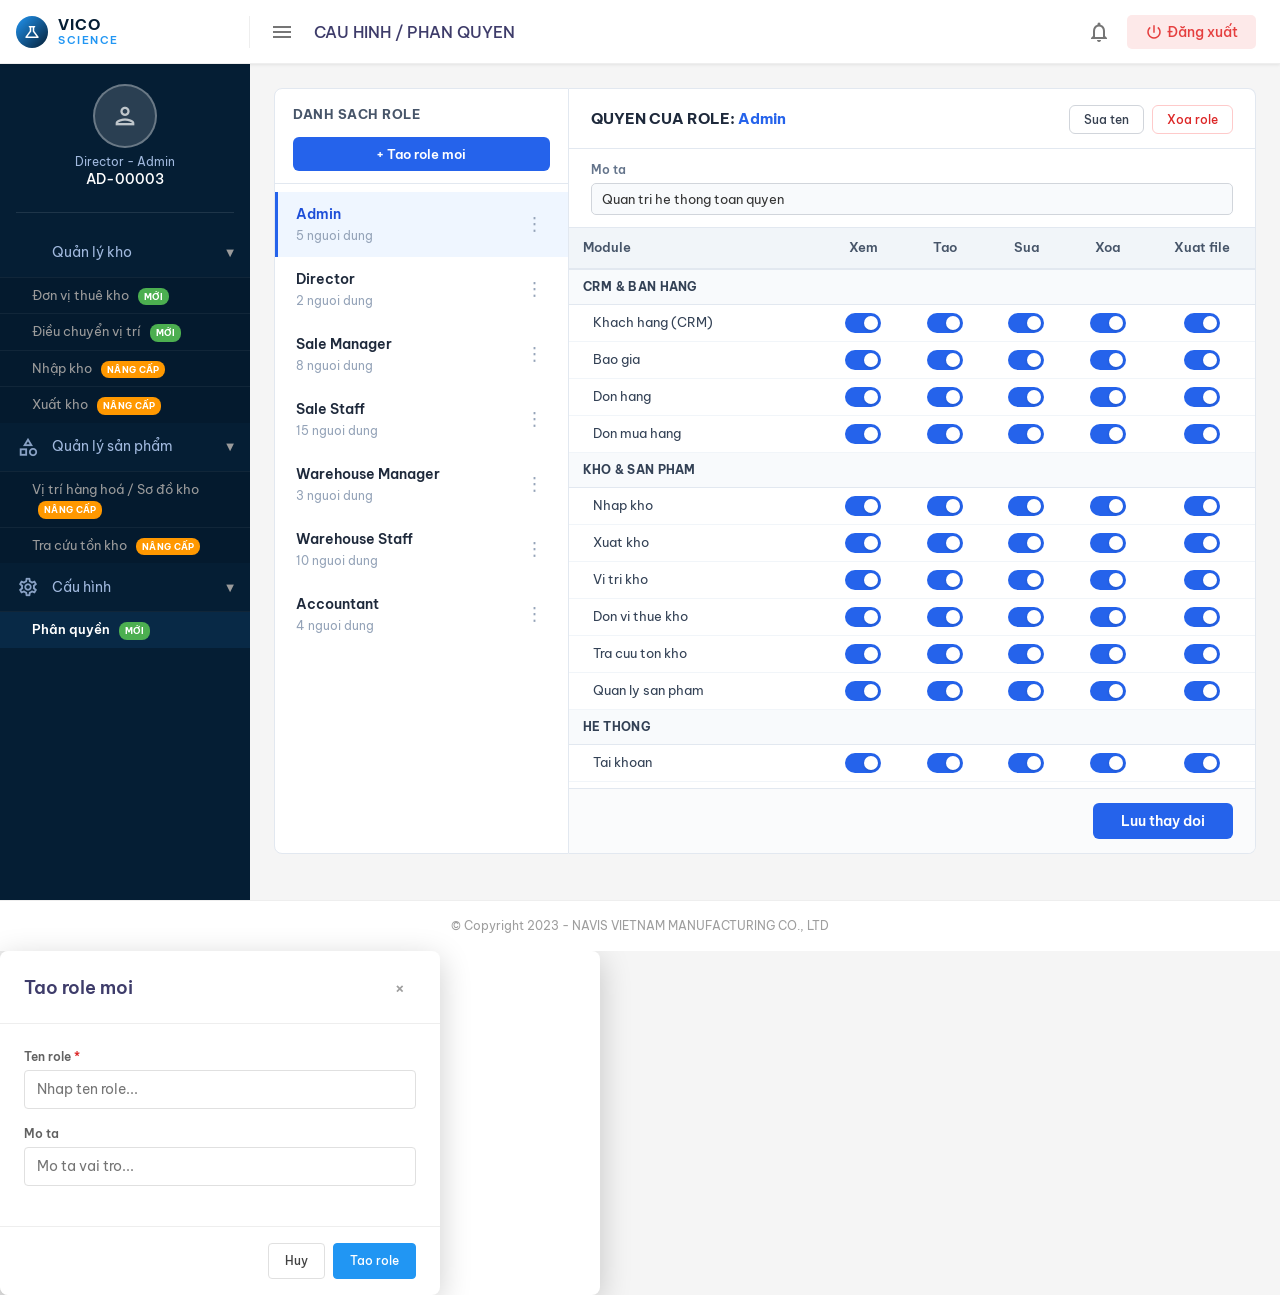
<file: w14-phan-quyen.html>
<!DOCTYPE html>
<html lang="vi">
<head>
    <meta charset="UTF-8">
    <meta name="viewport" content="width=device-width, initial-scale=1.0">
    <title>Phân quyền - Navis ERP</title>
    <link rel="stylesheet" href="shared.css?v=5">
    <style>
        /* ── Split Panel Layout ──────────────────────────────────────── */

        .split-panel {
            display: flex;
            gap: 0;
            height: calc(100vh - 52px - 42px - 40px);
            min-height: 500px;
        }

        /* ── Left Panel: Role List ───────────────────────────────────── */

        .panel-left {
            width: 30%;
            min-width: 260px;
            background: #fff;
            border: 1px solid #e2e8f0;
            border-radius: 8px 0 0 8px;
            display: flex;
            flex-direction: column;
            overflow: hidden;
        }

        .panel-left-header {
            padding: 16px 18px 12px;
            border-bottom: 1px solid #e2e8f0;
        }

        .panel-left-title {
            font-size: 13px;
            font-weight: 700;
            color: #475569;
            letter-spacing: 0.5px;
            margin-bottom: 12px;
        }

        .btn-create-role {
            display: flex;
            align-items: center;
            justify-content: center;
            gap: 6px;
            width: 100%;
            padding: 9px 14px;
            background: #2563eb;
            color: #fff;
            border: none;
            border-radius: 6px;
            font-size: 13px;
            font-weight: 600;
            cursor: pointer;
            transition: background 0.15s;
        }

        .btn-create-role:hover {
            background: #1d4ed8;
        }

        .role-list {
            flex: 1;
            overflow-y: auto;
            padding: 8px 0;
        }

        .role-item {
            display: flex;
            align-items: center;
            justify-content: space-between;
            padding: 12px 18px;
            cursor: pointer;
            border-left: 3px solid transparent;
            transition: background 0.12s, border-color 0.12s;
            position: relative;
        }

        .role-item:hover {
            background: #f8fafc;
        }

        .role-item--active {
            background: #eff6ff;
            border-left-color: #2563eb;
        }

        .role-item--active:hover {
            background: #dbeafe;
        }

        .role-info {
            flex: 1;
            min-width: 0;
        }

        .role-name {
            font-size: 14px;
            font-weight: 600;
            color: #1e293b;
            margin-bottom: 2px;
        }

        .role-item--active .role-name {
            color: #1d4ed8;
        }

        .role-users {
            font-size: 12px;
            color: #94a3b8;
        }

        .role-menu-btn {
            background: none;
            border: none;
            font-size: 18px;
            color: #94a3b8;
            cursor: pointer;
            padding: 4px 6px;
            border-radius: 4px;
            line-height: 1;
            transition: background 0.12s, color 0.12s;
            position: relative;
        }

        .role-menu-btn:hover {
            background: #e2e8f0;
            color: #475569;
        }

        .role-dropdown {
            display: none;
            position: absolute;
            right: 18px;
            top: 100%;
            background: #fff;
            border: 1px solid #e2e8f0;
            border-radius: 6px;
            box-shadow: 0 4px 16px rgba(0,0,0,0.10);
            z-index: 50;
            min-width: 120px;
            overflow: hidden;
        }

        .role-dropdown--visible {
            display: block;
        }

        .role-dropdown-item {
            display: block;
            width: 100%;
            padding: 8px 14px;
            background: none;
            border: none;
            text-align: left;
            font-size: 13px;
            color: #374151;
            cursor: pointer;
            transition: background 0.12s;
        }

        .role-dropdown-item:hover {
            background: #f1f5f9;
        }

        .role-dropdown-item--danger {
            color: #dc2626;
        }

        .role-dropdown-item--danger:hover {
            background: #fef2f2;
        }

        /* ── Right Panel: Permission Config ──────────────────────────── */

        .panel-right {
            flex: 1;
            background: #fff;
            border: 1px solid #e2e8f0;
            border-left: none;
            border-radius: 0 8px 8px 0;
            display: flex;
            flex-direction: column;
            overflow: hidden;
        }

        .panel-right-header {
            padding: 16px 22px 14px;
            border-bottom: 1px solid #e2e8f0;
            display: flex;
            align-items: center;
            justify-content: space-between;
            flex-wrap: wrap;
            gap: 10px;
        }

        .panel-right-title {
            font-size: 15px;
            font-weight: 700;
            color: #1e293b;
        }

        .panel-right-title span {
            color: #2563eb;
        }

        .panel-right-actions {
            display: flex;
            gap: 8px;
        }

        .btn-edit-name {
            padding: 6px 14px;
            border: 1px solid #d1d5db;
            border-radius: 6px;
            background: #fff;
            color: #374151;
            font-size: 12px;
            font-weight: 500;
            cursor: pointer;
            transition: background 0.12s;
        }

        .btn-edit-name:hover {
            background: #f9fafb;
        }

        .btn-delete-role {
            padding: 6px 14px;
            border: 1px solid #fecaca;
            border-radius: 6px;
            background: #fff;
            color: #dc2626;
            font-size: 12px;
            font-weight: 500;
            cursor: pointer;
            transition: background 0.12s;
        }

        .btn-delete-role:hover {
            background: #fef2f2;
        }

        .role-description {
            padding: 12px 22px;
            border-bottom: 1px solid #e2e8f0;
        }

        .role-description label {
            font-size: 12px;
            font-weight: 600;
            color: #64748b;
            margin-bottom: 4px;
            display: block;
        }

        .role-description input {
            width: 100%;
            padding: 7px 10px;
            border: 1px solid #d1d5db;
            border-radius: 5px;
            font-size: 13px;
            color: #333;
            background: #f8fafc;
            transition: border-color 0.15s;
        }

        .role-description input:focus {
            outline: none;
            border-color: #2563eb;
            background: #fff;
            box-shadow: 0 0 0 2px rgba(37,99,235,0.12);
        }

        /* ── Permissions Table ────────────────────────────────────────── */

        .permissions-area {
            flex: 1;
            overflow-y: auto;
            padding: 0;
        }

        .perm-table {
            width: 100%;
            border-collapse: collapse;
            font-size: 13px;
        }

        .perm-table th {
            background: #f1f5f9;
            font-weight: 600;
            color: #475569;
            padding: 10px 14px;
            text-align: center;
            border-bottom: 2px solid #e2e8f0;
            position: sticky;
            top: 0;
            z-index: 5;
        }

        .perm-table th:first-child {
            text-align: left;
            min-width: 200px;
        }

        .perm-table .group-row td {
            background: #f8fafc;
            font-weight: 700;
            color: #334155;
            padding: 8px 14px;
            font-size: 12px;
            letter-spacing: 0.3px;
            text-transform: uppercase;
            border-bottom: 1px solid #e2e8f0;
            border-top: 1px solid #e2e8f0;
        }

        .perm-table .perm-row td {
            padding: 8px 14px;
            border-bottom: 1px solid #f1f5f9;
            text-align: center;
            vertical-align: middle;
        }

        .perm-table .perm-row td:first-child {
            text-align: left;
            color: #334155;
            padding-left: 24px;
        }

        .perm-table .perm-row:hover td {
            background: #fafbfd;
        }

        /* ── CSS Toggle Switch ────────────────────────────────────────── */

        .toggle {
            position: relative;
            display: inline-block;
            width: 36px;
            height: 20px;
        }

        .toggle input {
            opacity: 0;
            width: 0;
            height: 0;
        }

        .toggle-slider {
            position: absolute;
            cursor: pointer;
            inset: 0;
            background: #cbd5e1;
            border-radius: 20px;
            transition: background 0.2s;
        }

        .toggle-slider::before {
            content: '';
            position: absolute;
            height: 14px;
            width: 14px;
            left: 3px;
            bottom: 3px;
            background: #fff;
            border-radius: 50%;
            transition: transform 0.2s;
            box-shadow: 0 1px 3px rgba(0,0,0,0.15);
        }

        .toggle input:checked + .toggle-slider {
            background: #2563eb;
        }

        .toggle input:checked + .toggle-slider::before {
            transform: translateX(16px);
        }

        .toggle input:focus + .toggle-slider {
            box-shadow: 0 0 0 2px rgba(37,99,235,0.2);
        }

        /* ── Bottom Save Bar ──────────────────────────────────────────── */

        .save-bar {
            padding: 14px 22px;
            border-top: 1px solid #e2e8f0;
            display: flex;
            justify-content: flex-end;
            gap: 10px;
            background: #fafbfc;
        }

        .btn-save {
            padding: 9px 28px;
            background: #2563eb;
            color: #fff;
            border: none;
            border-radius: 6px;
            font-size: 14px;
            font-weight: 600;
            cursor: pointer;
            transition: background 0.15s;
        }

        .btn-save:hover {
            background: #1d4ed8;
        }

        /* ── Responsive ───────────────────────────────────────────────── */

        @media (max-width: 900px) {
            .split-panel {
                flex-direction: column;
                height: auto;
            }
            .panel-left {
                width: 100%;
                min-width: 0;
                border-radius: 8px 8px 0 0;
                max-height: 260px;
            }
            .panel-right {
                border-left: 1px solid #e2e8f0;
                border-radius: 0 0 8px 8px;
            }
        }
    </style>
</head>
<body>
    <div class="layout">
        <aside class="sidebar" id="sidebar"></aside>
        <div class="main-area">
            <div id="header"></div>
            <div class="content">

                <div class="split-panel">
                    <!-- ══ Left Panel: Role List ══════════════════════════ -->
                    <div class="panel-left">
                        <div class="panel-left-header">
                            <div class="panel-left-title">DANH SACH ROLE</div>
                            <button class="btn-create-role" data-open-modal="modalCreateRole">+ Tao role moi</button>
                        </div>
                        <div class="role-list" id="roleList">
                            <!-- Roles rendered by JS -->
                        </div>
                    </div>

                    <!-- ══ Right Panel: Permission Config ═════════════════ -->
                    <div class="panel-right">
                        <div class="panel-right-header">
                            <div class="panel-right-title" id="permTitle">QUYEN CUA ROLE: <span>Admin</span></div>
                            <div class="panel-right-actions">
                                <button class="btn-edit-name" id="btnEditName">Sua ten</button>
                                <button class="btn-delete-role" id="btnDeleteRole">Xoa role</button>
                            </div>
                        </div>
                        <div class="role-description">
                            <label>Mo ta</label>
                            <input type="text" id="roleDescInput" value="Quan tri he thong toan quyen">
                        </div>
                        <div class="permissions-area">
                            <table class="perm-table">
                                <thead>
                                    <tr>
                                        <th>Module</th>
                                        <th>Xem</th>
                                        <th>Tao</th>
                                        <th>Sua</th>
                                        <th>Xoa</th>
                                        <th>Xuat file</th>
                                    </tr>
                                </thead>
                                <tbody id="permBody">
                                    <!-- Rendered by JS -->
                                </tbody>
                            </table>
                        </div>
                        <div class="save-bar">
                            <button class="btn-save" id="btnSave">Luu thay doi</button>
                        </div>
                    </div>
                </div>

            </div>
            <div id="footer"></div>
        </div>
    </div>

    <!-- ══ Modal: Create New Role ═════════════════════════════════════ -->
    <div class="modal" id="modalCreateRole" aria-hidden="true">
        <div class="modal-dialog" style="max-width: 440px;">
            <div class="modal-header">
                <h3 class="modal-title">Tao role moi</h3>
                <button class="modal-close" data-close-modal="modalCreateRole">&times;</button>
            </div>
            <div class="modal-body">
                <div class="form-group">
                    <label class="form-label">Ten role <span style="color:#dc2626">*</span></label>
                    <input type="text" class="form-control" id="newRoleName" placeholder="Nhap ten role...">
                </div>
                <div class="form-group">
                    <label class="form-label">Mo ta</label>
                    <input type="text" class="form-control" id="newRoleDesc" placeholder="Mo ta vai tro...">
                </div>
            </div>
            <div class="modal-footer">
                <button class="btn btn-secondary" data-close-modal="modalCreateRole">Huy</button>
                <button class="btn btn-primary" id="btnConfirmCreate">Tao role</button>
            </div>
        </div>
    </div>

    <script src="shared.js?v=5"></script>
    <script>initPage('w14-phan-quyen.html', 'CAU HINH / PHAN QUYEN');</script>
    <script>
    (function() {
        'use strict';

        // ── Role Data ───────────────────────────────────────────────────

        var roles = [
            { id: 'admin',      name: 'Admin',             users: 5,  desc: 'Quan tri he thong toan quyen' },
            { id: 'director',   name: 'Director',          users: 2,  desc: 'Ban giam doc' },
            { id: 'sale-mgr',   name: 'Sale Manager',      users: 8,  desc: 'Quan ly ban hang' },
            { id: 'sale-staff', name: 'Sale Staff',        users: 15, desc: 'Nhan vien ban hang' },
            { id: 'wh-mgr',    name: 'Warehouse Manager', users: 3,  desc: 'Quan ly kho' },
            { id: 'wh-staff',  name: 'Warehouse Staff',   users: 10, desc: 'Nhan vien kho' },
            { id: 'accountant', name: 'Accountant',        users: 4,  desc: 'Ke toan' }
        ];

        // ── Permission structure ────────────────────────────────────────

        var permGroups = [
            {
                group: 'CRM & Ban hang',
                modules: [
                    { key: 'crm',      label: 'Khach hang (CRM)' },
                    { key: 'quote',    label: 'Bao gia' },
                    { key: 'order',    label: 'Don hang' },
                    { key: 'po',       label: 'Don mua hang' }
                ]
            },
            {
                group: 'Kho & San pham',
                modules: [
                    { key: 'wh-in',    label: 'Nhap kho' },
                    { key: 'wh-out',   label: 'Xuat kho' },
                    { key: 'wh-loc',   label: 'Vi tri kho' },
                    { key: 'wh-tenant',label: 'Don vi thue kho' },
                    { key: 'wh-stock', label: 'Tra cuu ton kho' },
                    { key: 'product',  label: 'Quan ly san pham' }
                ]
            },
            {
                group: 'He thong',
                modules: [
                    { key: 'account',  label: 'Tai khoan' },
                    { key: 'config',   label: 'Cau hinh' },
                    { key: 'acct',     label: 'Ke toan' }
                ]
            }
        ];

        var permActions = ['view', 'create', 'edit', 'delete', 'export'];

        // All-on for Admin
        function allOn() {
            var p = {};
            permGroups.forEach(function(g) {
                g.modules.forEach(function(m) {
                    p[m.key] = { view: true, create: true, edit: true, delete: true, export: true };
                });
            });
            return p;
        }

        // Sale Staff: limited permissions
        function saleStaffPerms() {
            var p = {};
            permGroups.forEach(function(g) {
                g.modules.forEach(function(m) {
                    p[m.key] = { view: false, create: false, edit: false, delete: false, export: false };
                });
            });
            // CRM & Sales: view + create + edit, no delete/export
            ['crm','quote','order','po'].forEach(function(k) {
                p[k] = { view: true, create: true, edit: true, delete: false, export: false };
            });
            // Warehouse: view only for some
            p['wh-in']    = { view: true, create: false, edit: false, delete: false, export: false };
            p['wh-out']   = { view: true, create: false, edit: false, delete: false, export: false };
            p['wh-stock'] = { view: true, create: false, edit: false, delete: false, export: true };
            p['product']  = { view: true, create: false, edit: false, delete: false, export: false };
            // System: no access
            return p;
        }

        // Permission presets per role
        var rolePermissions = {
            'admin':      allOn(),
            'director':   allOn(),
            'sale-mgr':   (function() {
                var p = allOn();
                p['account'] = { view: true, create: false, edit: false, delete: false, export: false };
                p['config']  = { view: true, create: false, edit: false, delete: false, export: false };
                return p;
            })(),
            'sale-staff': saleStaffPerms(),
            'wh-mgr':     (function() {
                var p = allOn();
                p['crm']    = { view: true, create: false, edit: false, delete: false, export: false };
                p['quote']  = { view: true, create: false, edit: false, delete: false, export: false };
                p['order']  = { view: true, create: false, edit: false, delete: false, export: true };
                p['po']     = { view: true, create: true,  edit: true,  delete: false, export: true };
                p['account']= { view: false, create: false, edit: false, delete: false, export: false };
                p['config'] = { view: false, create: false, edit: false, delete: false, export: false };
                return p;
            })(),
            'wh-staff':   (function() {
                var p = {};
                permGroups.forEach(function(g) {
                    g.modules.forEach(function(m) {
                        p[m.key] = { view: false, create: false, edit: false, delete: false, export: false };
                    });
                });
                p['wh-in']     = { view: true, create: true, edit: true, delete: false, export: false };
                p['wh-out']    = { view: true, create: true, edit: true, delete: false, export: false };
                p['wh-loc']    = { view: true, create: false, edit: false, delete: false, export: false };
                p['wh-tenant'] = { view: true, create: false, edit: false, delete: false, export: false };
                p['wh-stock']  = { view: true, create: false, edit: false, delete: false, export: true };
                p['product']   = { view: true, create: false, edit: false, delete: false, export: false };
                return p;
            })(),
            'accountant': (function() {
                var p = {};
                permGroups.forEach(function(g) {
                    g.modules.forEach(function(m) {
                        p[m.key] = { view: true, create: false, edit: false, delete: false, export: true };
                    });
                });
                p['acct'] = { view: true, create: true, edit: true, delete: true, export: true };
                return p;
            })()
        };

        var activeRoleId = 'admin';
        var openDropdownId = null;

        // ── Render Role List ────────────────────────────────────────────

        function renderRoleList() {
            var container = document.getElementById('roleList');
            var html = '';

            roles.forEach(function(role) {
                var isActive = role.id === activeRoleId;
                html += '<div class="role-item' + (isActive ? ' role-item--active' : '') + '" data-role-id="' + role.id + '">';
                html +=   '<div class="role-info">';
                html +=     '<div class="role-name">' + role.name + '</div>';
                html +=     '<div class="role-users">' + role.users + ' nguoi dung</div>';
                html +=   '</div>';
                html +=   '<button class="role-menu-btn" data-role-menu="' + role.id + '" title="Tuy chon">';
                html +=     '&#8942;';
                html +=   '</button>';
                html +=   '<div class="role-dropdown" id="dropdown-' + role.id + '">';
                html +=     '<button class="role-dropdown-item" data-action="edit" data-role="' + role.id + '">Sua ten role</button>';
                html +=     '<button class="role-dropdown-item role-dropdown-item--danger" data-action="delete" data-role="' + role.id + '">Xoa role</button>';
                html +=   '</div>';
                html += '</div>';
            });

            container.innerHTML = html;
        }

        // ── Render Permissions Table ────────────────────────────────────

        function renderPermissions() {
            var perms = rolePermissions[activeRoleId] || allOn();
            var role = roles.find(function(r) { return r.id === activeRoleId; });
            var tbody = document.getElementById('permBody');
            var html = '';

            permGroups.forEach(function(group) {
                // Group header row
                html += '<tr class="group-row"><td colspan="6">' + group.group + '</td></tr>';

                group.modules.forEach(function(mod) {
                    var mp = perms[mod.key] || {};
                    html += '<tr class="perm-row">';
                    html += '<td>' + mod.label + '</td>';

                    permActions.forEach(function(action) {
                        var isOn = mp[action] !== false;
                        var checkedAttr = isOn ? ' checked' : '';
                        html += '<td>';
                        html += '<label class="toggle">';
                        html += '<input type="checkbox" data-module="' + mod.key + '" data-action="' + action + '"' + checkedAttr + '>';
                        html += '<span class="toggle-slider"></span>';
                        html += '</label>';
                        html += '</td>';
                    });

                    html += '</tr>';
                });
            });

            tbody.innerHTML = html;

            // Update header
            document.getElementById('permTitle').innerHTML = 'QUYEN CUA ROLE: <span>' + role.name + '</span>';
            document.getElementById('roleDescInput').value = role.desc;
        }

        // ── Select a Role ───────────────────────────────────────────────

        function selectRole(roleId) {
            activeRoleId = roleId;
            renderRoleList();
            renderPermissions();
        }

        // ── Close all dropdowns ─────────────────────────────────────────

        function closeAllDropdowns() {
            var dropdowns = document.querySelectorAll('.role-dropdown--visible');
            for (var i = 0; i < dropdowns.length; i++) {
                dropdowns[i].classList.remove('role-dropdown--visible');
            }
            openDropdownId = null;
        }

        // ── Event Delegation ────────────────────────────────────────────

        document.getElementById('roleList').addEventListener('click', function(e) {
            // Handle dropdown menu button
            var menuBtn = e.target.closest('.role-menu-btn');
            if (menuBtn) {
                e.stopPropagation();
                var roleId = menuBtn.getAttribute('data-role-menu');
                var dropdown = document.getElementById('dropdown-' + roleId);

                if (openDropdownId === roleId) {
                    closeAllDropdowns();
                } else {
                    closeAllDropdowns();
                    dropdown.classList.add('role-dropdown--visible');
                    openDropdownId = roleId;
                }
                return;
            }

            // Handle dropdown action
            var dropdownItem = e.target.closest('.role-dropdown-item');
            if (dropdownItem) {
                e.stopPropagation();
                var action = dropdownItem.getAttribute('data-action');
                var roleId = dropdownItem.getAttribute('data-role');
                closeAllDropdowns();

                if (action === 'edit') {
                    alert('Chuc nang sua ten role: ' + roleId);
                } else if (action === 'delete') {
                    alert('Chuc nang xoa role: ' + roleId);
                }
                return;
            }

            // Handle role selection
            var roleItem = e.target.closest('.role-item');
            if (roleItem) {
                var roleId = roleItem.getAttribute('data-role-id');
                selectRole(roleId);
            }
        });

        // Close dropdown on outside click
        document.addEventListener('click', function() {
            closeAllDropdowns();
        });

        // Toggle switch change handler
        document.getElementById('permBody').addEventListener('change', function(e) {
            if (e.target.type === 'checkbox') {
                var mod = e.target.getAttribute('data-module');
                var action = e.target.getAttribute('data-action');
                if (rolePermissions[activeRoleId] && rolePermissions[activeRoleId][mod]) {
                    rolePermissions[activeRoleId][mod][action] = e.target.checked;
                }
            }
        });

        // Save button
        document.getElementById('btnSave').addEventListener('click', function() {
            var role = roles.find(function(r) { return r.id === activeRoleId; });
            alert('Da luu thay doi quyen cho role: ' + role.name);
        });

        // Header action buttons
        document.getElementById('btnEditName').addEventListener('click', function() {
            var role = roles.find(function(r) { return r.id === activeRoleId; });
            var newName = prompt('Nhap ten moi cho role:', role.name);
            if (newName && newName.trim()) {
                role.name = newName.trim();
                renderRoleList();
                renderPermissions();
            }
        });

        document.getElementById('btnDeleteRole').addEventListener('click', function() {
            var role = roles.find(function(r) { return r.id === activeRoleId; });
            if (confirm('Ban co chac muon xoa role "' + role.name + '"?')) {
                alert('Da xoa role: ' + role.name + ' (wireframe demo)');
            }
        });

        // Create role modal confirm
        document.getElementById('btnConfirmCreate').addEventListener('click', function() {
            var nameInput = document.getElementById('newRoleName');
            var descInput = document.getElementById('newRoleDesc');
            var name = nameInput.value.trim();
            var desc = descInput.value.trim();

            if (!name) {
                nameInput.focus();
                nameInput.style.borderColor = '#dc2626';
                return;
            }

            var newId = 'role-' + Date.now();
            var newRole = { id: newId, name: name, users: 0, desc: desc || '' };
            roles.push(newRole);
            rolePermissions[newId] = allOn();

            // Close modal and reset
            closeModal('modalCreateRole');
            nameInput.value = '';
            descInput.value = '';
            nameInput.style.borderColor = '';

            // Select the new role
            selectRole(newId);
        });

        // ── Initial Render ──────────────────────────────────────────────

        renderRoleList();
        renderPermissions();

    })();
    </script>
</body>
</html>
</file>
<file: shared.css>
/* ==========================================================================
   Navis ERP - VICO Science
   Warehouse Management System - Wireframe Stylesheet
   ========================================================================== */

/* Google Font: Be Vietnam Pro + Material Icons (matches live site) */
@import url('https://fonts.googleapis.com/css2?family=Be+Vietnam+Pro:wght@300;400;500;600;700&display=swap');
@import url('https://fonts.googleapis.com/icon?family=Material+Icons+Outlined');

/* --------------------------------------------------------------------------
   0. CSS Custom Properties (Design Tokens)
   -------------------------------------------------------------------------- */
:root {
  /* Brand Colors — matched from erp.vicosci.com */
  --color-primary: #051e34;
  --color-primary-light: #0a3055;
  --color-primary-dark: #031525;
  --color-accent: #2196F3;
  --color-accent-light: #64B5F6;
  --color-accent-dark: #1976D2;

  /* Semantic Colors */
  --color-success: #4CAF50;
  --color-success-light: #81C784;
  --color-success-dark: #388E3C;
  --color-warning: #FF9800;
  --color-warning-light: #FFB74D;
  --color-warning-dark: #F57C00;
  --color-danger: #e53e3e;
  --color-danger-light: #fc8181;
  --color-danger-dark: #c53030;
  --color-info: #00BCD4;
  --color-info-light: #4DD0E1;

  /* Neutrals */
  --color-white: #ffffff;
  --color-gray-50: #fafafa;
  --color-gray-100: #f5f5f5;
  --color-gray-200: #eeeeee;
  --color-gray-300: #e0e0e0;
  --color-gray-400: #bdbdbd;
  --color-gray-500: #9e9e9e;
  --color-gray-600: #757575;
  --color-gray-700: #616161;
  --color-gray-800: #424242;
  --color-gray-900: #212121;
  --color-black: #000000;

  /* Status Card Colors */
  --card-pending-bg: #FF9800;
  --card-processing-bg: #2196F3;
  --card-received-bg: #051e34;
  --card-scanning-bg: #9C27B0;
  --card-completed-bg: #4CAF50;

  /* Typography — "Be Vietnam Pro" from live site */
  --font-family: 'Be Vietnam Pro', ui-sans-serif, system-ui, -apple-system, sans-serif;
  --font-size-xs: 11px;
  --font-size-sm: 12px;
  --font-size-base: 14px;
  --font-size-md: 16px;
  --font-size-lg: 18px;
  --font-size-xl: 20px;
  --font-size-2xl: 24px;
  --font-size-3xl: 28px;
  --font-weight-regular: 400;
  --font-weight-medium: 500;
  --font-weight-semibold: 600;
  --font-weight-bold: 700;

  /* Sidebar-specific colors — from live site */
  --sidebar-text: #a1b9de;
  --sidebar-text-inactive: #9b9b9b;
  --sidebar-hover-bg: rgba(255, 255, 255, 0.06);
  --sidebar-active-bg: rgba(33, 150, 243, 0.12);

  /* Header-specific — from live site */
  --header-title-color: #3e3c6a;

  /* Spacing */
  --space-xs: 4px;
  --space-sm: 8px;
  --space-md: 12px;
  --space-base: 16px;
  --space-lg: 20px;
  --space-xl: 24px;
  --space-2xl: 32px;
  --space-3xl: 40px;
  --space-4xl: 48px;

  /* Layout — matched from live site */
  --sidebar-width: 250px;
  --header-height: 64px;
  --border-radius: 4px;
  --border-radius-md: 6px;
  --border-radius-lg: 8px;
  --border-radius-xl: 12px;

  /* Shadows */
  --shadow-sm: 0 1px 3px rgba(0, 0, 0, 0.08);
  --shadow-md: 0 2px 8px rgba(0, 0, 0, 0.12);
  --shadow-lg: 0 4px 16px rgba(0, 0, 0, 0.16);
  --shadow-xl: 0 8px 32px rgba(0, 0, 0, 0.2);

  /* Transitions */
  --transition-fast: 150ms ease;
  --transition-base: 250ms ease;
  --transition-slow: 350ms ease;
}


/* --------------------------------------------------------------------------
   1. Reset & Base
   -------------------------------------------------------------------------- */
*,
*::before,
*::after {
  box-sizing: border-box;
  margin: 0;
  padding: 0;
}

html {
  font-size: var(--font-size-base);
  -webkit-font-smoothing: antialiased;
  -moz-osx-font-smoothing: grayscale;
}

body {
  font-family: var(--font-family);
  font-size: var(--font-size-base);
  font-weight: var(--font-weight-regular);
  line-height: 1.5;
  color: var(--color-gray-900);
  background-color: var(--color-gray-100);
}

a {
  color: var(--color-accent);
  text-decoration: none;
  transition: color var(--transition-fast);
}

a:hover {
  color: var(--color-accent-dark);
  text-decoration: underline;
}

img {
  max-width: 100%;
  height: auto;
}

ul, ol {
  list-style: none;
}

input, select, textarea, button {
  font-family: inherit;
  font-size: inherit;
}


/* --------------------------------------------------------------------------
   2. Layout (.layout)
   -------------------------------------------------------------------------- */
.layout {
  display: flex;
  min-height: 100vh;
  width: 100%;
}


/* --------------------------------------------------------------------------
   3. Sidebar (.sidebar)
   -------------------------------------------------------------------------- */
.sidebar {
  position: fixed;
  top: var(--header-height);
  left: 0;
  bottom: 0;
  width: var(--sidebar-width);
  background-color: var(--color-primary);
  color: var(--color-white);
  display: flex;
  flex-direction: column;
  overflow-y: auto;
  overflow-x: hidden;
  z-index: 1000;
  scrollbar-width: thin;
  scrollbar-color: var(--color-primary-light) transparent;
}

.sidebar::-webkit-scrollbar {
  width: 4px;
}

.sidebar::-webkit-scrollbar-track {
  background: transparent;
}

.sidebar::-webkit-scrollbar-thumb {
  background-color: var(--color-primary-light);
  border-radius: 2px;
}

/* --- Logo --- */
.sidebar .logo {
  display: flex;
  align-items: center;
  gap: var(--space-md);
  padding: var(--space-lg) var(--space-base);
  border-bottom: 1px solid rgba(255, 255, 255, 0.1);
  flex-shrink: 0;
}

.sidebar .logo img {
  width: 36px;
  height: 36px;
  border-radius: var(--border-radius);
}

.sidebar .logo-text {
  display: flex;
  flex-direction: column;
}

.sidebar .logo-text .brand-name {
  font-size: var(--font-size-md);
  font-weight: var(--font-weight-bold);
  letter-spacing: 0.5px;
  line-height: 1.2;
}

.sidebar .logo-text .brand-sub {
  font-size: var(--font-size-xs);
  opacity: 0.7;
  font-weight: var(--font-weight-regular);
}

/* --- Sidebar Logo (now in header, hidden in sidebar) --- */
.sidebar-logo {
  display: none;
}

.sidebar-logo-text {
  display: none;
}

/* --- User Info --- */
.sidebar .user-info {
  display: flex;
  align-items: center;
  gap: var(--space-md);
  padding: var(--space-base);
  border-bottom: 1px solid rgba(255, 255, 255, 0.1);
  flex-shrink: 0;
}

.sidebar .user-info .avatar {
  width: 40px;
  height: 40px;
  border-radius: 50%;
  background-color: var(--color-accent);
  display: flex;
  align-items: center;
  justify-content: center;
  font-weight: var(--font-weight-bold);
  font-size: var(--font-size-md);
  flex-shrink: 0;
  color: var(--color-white);
}

.sidebar .user-info .user-details {
  display: flex;
  flex-direction: column;
  overflow: hidden;
}

.sidebar .user-info .user-name {
  font-size: var(--font-size-base);
  font-weight: var(--font-weight-medium);
  white-space: nowrap;
  overflow: hidden;
  text-overflow: ellipsis;
}

.sidebar .user-info .user-role {
  font-size: var(--font-size-xs);
  opacity: 0.7;
}

/* Legacy sidebar-user classes */
.sidebar-user {
  display: flex;
  flex-direction: column;
  align-items: center;
  gap: 6px;
  padding: 20px 16px 16px;
}

.sidebar-user-avatar {
  width: 64px;
  height: 64px;
  border-radius: 50%;
  background: rgba(255,255,255,0.15);
  color: #fff;
  display: flex;
  align-items: center;
  justify-content: center;
  font-size: 20px;
  font-weight: 600;
  border: 2px solid rgba(255,255,255,0.3);
}

.sidebar-user-details {
  line-height: 1.3;
  text-align: center;
}

.sidebar-user-role {
  font-size: 12px;
  color: var(--sidebar-text);
}

.sidebar-user-id {
  font-size: 14px;
  color: #fff;
  font-weight: 500;
}

.sidebar-divider {
  border: none;
  border-top: 1px solid rgba(255, 255, 255, 0.1);
  margin: 8px 16px;
}

/* --- Navigation --- */
.sidebar nav {
  flex: 1;
  padding: var(--space-sm) 0;
}

.sidebar-nav {
  flex: 1;
  overflow-y: auto;
}

.sidebar .menu-section {
  padding: var(--space-sm) var(--space-base) var(--space-xs);
  font-size: var(--font-size-xs);
  text-transform: uppercase;
  letter-spacing: 1px;
  opacity: 0.5;
  font-weight: var(--font-weight-medium);
}

.sidebar .menu-item {
  display: flex;
  align-items: center;
  gap: var(--space-md);
  padding: var(--space-md) var(--space-base);
  color: var(--sidebar-text);
  cursor: pointer;
  transition: all var(--transition-fast);
  border-left: 3px solid transparent;
  font-size: var(--font-size-base);
  position: relative;
  user-select: none;
}

.sidebar .menu-item:hover {
  background-color: var(--sidebar-hover-bg);
  color: var(--color-white);
  text-decoration: none;
}

.sidebar .menu-item.active {
  background-color: var(--sidebar-active-bg);
  color: var(--color-white);
  border-left-color: var(--color-accent);
  font-weight: var(--font-weight-medium);
}

.sidebar .menu-item .menu-icon {
  width: 20px;
  height: 20px;
  display: flex;
  align-items: center;
  justify-content: center;
  flex-shrink: 0;
  font-size: var(--font-size-md);
  opacity: 0.8;
}

.sidebar .menu-item.active .menu-icon {
  opacity: 1;
}

.sidebar .menu-item .menu-label {
  flex: 1;
  white-space: nowrap;
  overflow: hidden;
  text-overflow: ellipsis;
}

.sidebar .menu-item .menu-arrow {
  font-size: var(--font-size-xs);
  opacity: 0.5;
  transition: transform var(--transition-fast);
}

.sidebar .menu-item.expanded .menu-arrow {
  transform: rotate(90deg);
}

/* Badge for new features - "(Moi)" */
.sidebar .badge-new {
  display: inline-block;
  background-color: var(--color-danger);
  color: var(--color-white);
  font-size: 9px;
  font-weight: var(--font-weight-bold);
  padding: 1px 6px;
  border-radius: 10px;
  line-height: 1.4;
  text-transform: uppercase;
  letter-spacing: 0.3px;
  margin-left: auto;
  flex-shrink: 0;
}

/* Sidebar badges */
.sidebar-badge {
  display: inline-block;
  background: #4CAF50;
  color: #fff;
  font-size: 9px;
  padding: 2px 6px;
  border-radius: 8px;
  margin-left: 6px;
  font-weight: 700;
  text-transform: uppercase;
  letter-spacing: 0.3px;
}
.sidebar-badge--upgrade {
  background: #FF9800;
}

/* Sub-menu */
.sidebar .sub-menu {
  overflow: hidden;
  max-height: 0;
  transition: max-height var(--transition-base);
  background-color: rgba(0, 0, 0, 0.1);
}

.sidebar .sub-menu.open {
  max-height: 500px;
}

.sidebar .sub-menu .menu-item {
  padding-left: calc(var(--space-base) + 20px + var(--space-md));
  font-size: var(--font-size-sm);
  border-left: none;
}

.sidebar .sub-menu .menu-item::before {
  content: '';
  width: 6px;
  height: 6px;
  border-radius: 50%;
  background-color: rgba(255, 255, 255, 0.3);
  flex-shrink: 0;
  margin-right: var(--space-sm);
}

.sidebar .sub-menu .menu-item.active::before {
  background-color: var(--color-accent);
}

/* Legacy sidebar menu classes */
.sidebar-menu {
  list-style: none;
  padding: 0;
}

.sidebar-menu-item {
  border-bottom: none;
}

.sidebar-menu-link {
  display: flex;
  align-items: center;
  gap: 12px;
  padding: 12px 16px;
  color: var(--sidebar-text);
  cursor: pointer;
  transition: background 0.15s;
  font-size: 14px;
  text-decoration: none;
}

.sidebar-menu-link .menu-icon {
  font-size: 22px;
  width: 24px;
  height: 24px;
  display: flex;
  align-items: center;
  justify-content: center;
  flex-shrink: 0;
  opacity: 0.85;
}

.sidebar-menu-label {
  flex: 1;
}

.sidebar-menu-link:hover {
  background: var(--sidebar-hover-bg);
  color: #fff;
  text-decoration: none;
}

.sidebar-menu-link--active {
  background: var(--sidebar-active-bg);
  color: #fff;
  font-weight: 600;
}

.sidebar-menu-arrow {
  font-size: 10px;
  color: var(--sidebar-text-inactive);
}

.sidebar-submenu {
  list-style: none;
  padding: 0;
  display: none;
  background: rgba(0, 0, 0, 0.12);
}

.sidebar-submenu--expanded {
  display: block;
}

.sidebar-submenu-item {
  border-top: 1px solid rgba(255, 255, 255, 0.05);
}

.sidebar-submenu-link {
  display: block;
  padding: 8px 16px 8px 32px;
  color: var(--sidebar-text-inactive);
  font-size: 13px;
  transition: background 0.15s, color 0.15s;
  text-decoration: none;
}

.sidebar-submenu-link:hover {
  background: var(--sidebar-hover-bg);
  color: var(--sidebar-text);
  text-decoration: none;
}

.sidebar-submenu-link--active {
  color: #fff;
  font-weight: 600;
  background: var(--sidebar-active-bg);
}

/* Sidebar footer */
.sidebar .sidebar-footer {
  padding: var(--space-base);
  border-top: 1px solid rgba(255, 255, 255, 0.1);
  flex-shrink: 0;
}

.sidebar .sidebar-footer .menu-item {
  padding: var(--space-sm) 0;
  border-left: none;
}


/* --------------------------------------------------------------------------
   4. Content (.content)
   -------------------------------------------------------------------------- */
.content {
  margin-left: var(--sidebar-width);
  margin-top: var(--header-height);
  padding: var(--space-xl);
  flex: 1;
  min-height: calc(100vh - var(--header-height));
  display: flex;
  flex-direction: column;
  background-color: var(--color-gray-100);
}

/* Main wrapper */
.main,
.main-area {
  flex: 1;
  display: flex;
  flex-direction: column;
  min-width: 0;
  overflow: hidden;
}

/* Ensure content children stretch full width */
.content > * {
  width: 100%;
  box-sizing: border-box;
}

.content-body {
  flex: 1;
  padding: var(--space-xl);
}


/* --------------------------------------------------------------------------
   5. Header Bar (.header-bar)
   -------------------------------------------------------------------------- */
.header-bar {
  display: flex;
  align-items: center;
  justify-content: space-between;
  padding: 0 var(--space-xl);
  height: var(--header-height);
  background-color: var(--color-white);
  border-bottom: 1px solid var(--color-gray-200);
  position: fixed;
  top: 0;
  left: 0;
  right: 0;
  z-index: 1100;
  box-shadow: var(--shadow-sm);
}

/* Logo area in header (left side, aligned with sidebar width) */
.header-logo {
  display: flex;
  align-items: center;
  gap: 10px;
  min-width: var(--sidebar-width);
  padding-left: var(--space-base);
  margin-left: calc(-1 * var(--space-xl));
  height: 100%;
  border-right: 1px solid var(--color-gray-200);
}

.header-logo-icon {
  width: 32px;
  height: 32px;
  background: linear-gradient(135deg, #2196F3, #051e34);
  border-radius: 50%;
  display: flex;
  align-items: center;
  justify-content: center;
  color: #fff;
  font-size: 16px;
  font-weight: 700;
}

.header-logo-text {
  font-size: 15px;
  font-weight: 700;
  color: var(--color-primary);
  letter-spacing: 1px;
  line-height: 1.2;
}

.header-logo-text small {
  display: block;
  font-size: 11px;
  font-weight: 600;
  color: #2196F3;
  letter-spacing: 1.5px;
}

.header-bar .page-title,
.header-title {
  font-size: var(--font-size-md);
  font-weight: var(--font-weight-medium);
  color: var(--header-title-color);
}

.header-bar .header-left,
.header-left {
  display: flex;
  align-items: center;
  gap: var(--space-base);
}

.header-bar .header-right,
.header-right {
  display: flex;
  align-items: center;
  gap: var(--space-base);
}

.header-hamburger {
  background: none;
  border: none;
  font-size: 24px;
  cursor: pointer;
  color: var(--color-gray-600);
  padding: 4px;
  display: flex;
  align-items: center;
}

.header-bar .header-icon {
  width: 36px;
  height: 36px;
  display: flex;
  align-items: center;
  justify-content: center;
  border-radius: 50%;
  cursor: pointer;
  color: var(--color-gray-600);
  transition: background-color var(--transition-fast);
  position: relative;
}

.header-bar .header-icon:hover {
  background-color: var(--color-gray-100);
}

.header-bar .header-icon .notification-dot {
  position: absolute;
  top: 6px;
  right: 6px;
  width: 8px;
  height: 8px;
  border-radius: 50%;
  background-color: var(--color-danger);
  border: 2px solid var(--color-white);
}

.header-bell {
  background: none;
  border: none;
  font-size: 22px;
  cursor: pointer;
  color: var(--color-gray-600);
  display: flex;
  align-items: center;
}

.header-logout {
  background: #fde9e9;
  color: #e53e3e;
  border: none;
  padding: 8px 18px;
  border-radius: 5px;
  font-size: 14px;
  font-weight: 500;
  cursor: pointer;
  transition: background 0.15s;
  display: flex;
  align-items: center;
}

.header-logout:hover {
  background: #fcd5d5;
  color: #c53030;
}


/* --------------------------------------------------------------------------
   6. Breadcrumb (.breadcrumb)
   -------------------------------------------------------------------------- */
.breadcrumb {
  display: flex;
  align-items: center;
  gap: var(--space-sm);
  font-size: var(--font-size-sm);
  color: var(--color-gray-500);
  margin-bottom: var(--space-lg);
}

.breadcrumb a {
  color: var(--color-gray-500);
}

.breadcrumb a:hover {
  color: var(--color-accent);
  text-decoration: none;
}

.breadcrumb .separator {
  font-size: var(--font-size-xs);
  opacity: 0.5;
}

.breadcrumb .current {
  color: var(--color-gray-800);
  font-weight: var(--font-weight-medium);
}


/* --------------------------------------------------------------------------
   7. Status Cards (.status-cards)
   -------------------------------------------------------------------------- */
.status-cards {
  display: grid;
  grid-template-columns: repeat(auto-fit, minmax(200px, 1fr));
  gap: var(--space-base);
  margin-bottom: var(--space-xl);
}

.status-card {
  background-color: var(--color-white);
  border-radius: var(--border-radius-lg);
  padding: var(--space-lg);
  color: var(--color-white);
  display: flex;
  flex-direction: column;
  gap: var(--space-sm);
  box-shadow: var(--shadow-sm);
  transition: transform var(--transition-fast), box-shadow var(--transition-fast);
  cursor: pointer;
  position: relative;
  overflow: hidden;
}

.status-card:hover {
  transform: translateY(-2px);
  box-shadow: var(--shadow-md);
}

.status-card .card-icon {
  width: 40px;
  height: 40px;
  border-radius: var(--border-radius);
  background-color: rgba(255, 255, 255, 0.2);
  display: flex;
  align-items: center;
  justify-content: center;
  font-size: var(--font-size-xl);
}

.status-card .card-value {
  font-size: var(--font-size-3xl);
  font-weight: var(--font-weight-bold);
  line-height: 1;
}

.status-card .card-label {
  font-size: var(--font-size-sm);
  opacity: 0.9;
}

.status-card .card-trend {
  font-size: var(--font-size-xs);
  opacity: 0.8;
  margin-top: var(--space-xs);
}

/* Card Variants */
.status-card.pending {
  background: linear-gradient(135deg, var(--card-pending-bg), #fb8c00);
}

.status-card.processing {
  background: linear-gradient(135deg, var(--card-processing-bg), #1e88e5);
}

.status-card.received {
  background: linear-gradient(135deg, var(--card-received-bg), var(--color-primary-light));
}

.status-card.scanning {
  background: linear-gradient(135deg, var(--card-scanning-bg), #8E24AA);
}

.status-card.completed {
  background: linear-gradient(135deg, var(--card-completed-bg), #43A047);
}

.status-card.danger {
  background: linear-gradient(135deg, var(--color-danger), var(--color-danger-dark));
}

.status-card.info {
  background: linear-gradient(135deg, var(--color-info), #0097A7);
}

/* Neutral card (white bg, dark text) */
.status-card.neutral {
  background: var(--color-white);
  color: var(--color-gray-900);
  border: 1px solid var(--color-gray-200);
}

.status-card.neutral .card-icon {
  background-color: var(--color-gray-100);
  color: var(--color-primary);
}


/* --------------------------------------------------------------------------
   8. Data Tables (.data-table)
   -------------------------------------------------------------------------- */
.table-container,
.table-wrapper {
  background-color: var(--color-white);
  border-radius: var(--border-radius-lg);
  box-shadow: var(--shadow-sm);
  overflow: hidden;
  margin-bottom: var(--space-xl);
}

.table-header {
  display: flex;
  align-items: center;
  justify-content: space-between;
  padding: var(--space-base) var(--space-lg);
  border-bottom: 1px solid var(--color-gray-200);
}

.table-header .table-title {
  font-size: var(--font-size-md);
  font-weight: var(--font-weight-semibold);
  color: var(--header-title-color);
}

.table-header .table-actions {
  display: flex;
  align-items: center;
  gap: var(--space-sm);
}

.data-table {
  width: 100%;
  border-collapse: collapse;
  font-size: var(--font-size-sm);
}

.data-table thead {
  background-color: var(--color-gray-50);
}

.data-table th {
  padding: var(--space-md) var(--space-base);
  text-align: left;
  font-weight: var(--font-weight-semibold);
  color: var(--color-gray-700);
  border-bottom: 2px solid var(--color-gray-200);
  white-space: nowrap;
  font-size: var(--font-size-xs);
  text-transform: uppercase;
  letter-spacing: 0.5px;
}

.data-table td {
  padding: var(--space-md) var(--space-base);
  border-bottom: 1px solid var(--color-gray-100);
  color: var(--color-gray-800);
  vertical-align: middle;
}

.data-table tbody tr {
  transition: background-color var(--transition-fast);
}

.data-table tbody tr:nth-child(even) {
  background-color: var(--color-gray-50);
}

.data-table tbody tr:hover {
  background-color: #e3f2fd;
}

.data-table tbody tr.selected {
  background-color: #bbdefb;
}

/* Table cell utilities */
.data-table .cell-id {
  font-weight: var(--font-weight-medium);
  color: var(--color-accent);
  cursor: pointer;
}

.data-table .cell-id:hover {
  text-decoration: underline;
}

.data-table .cell-actions {
  display: flex;
  align-items: center;
  gap: var(--space-xs);
}

.data-table .cell-status {
  display: inline-block;
}

/* Checkbox in table */
.data-table .row-checkbox {
  width: 16px;
  height: 16px;
  accent-color: var(--color-accent);
  cursor: pointer;
}

/* Sortable column header */
.data-table th.sortable {
  cursor: pointer;
  user-select: none;
}

.data-table th.sortable:hover {
  background-color: var(--color-gray-100);
}

.data-table th.sortable::after {
  content: ' \2195';
  opacity: 0.3;
  font-size: var(--font-size-xs);
}

.data-table th.sorted-asc::after {
  content: ' \2191';
  opacity: 1;
}

.data-table th.sorted-desc::after {
  content: ' \2193';
  opacity: 1;
}


/* --------------------------------------------------------------------------
   9. Status Badges & Tags
   -------------------------------------------------------------------------- */
.badge,
.status-badge {
  display: inline-flex;
  align-items: center;
  gap: var(--space-xs);
  padding: 2px 10px;
  border-radius: 12px;
  font-size: var(--font-size-xs);
  font-weight: var(--font-weight-medium);
  line-height: 1.6;
  white-space: nowrap;
}

.badge-primary {
  background-color: #e3f2fd;
  color: var(--color-accent-dark);
}

.badge-success,
.status-badge--success {
  background-color: #e8f5e9;
  color: var(--color-success-dark);
}

.badge-warning,
.status-badge--warning {
  background-color: #fff3e0;
  color: var(--color-warning-dark);
}

.badge-danger,
.status-badge--danger {
  background-color: #ffebee;
  color: var(--color-danger-dark);
}

.badge-info,
.status-badge--info {
  background-color: #e0f7fa;
  color: #00838F;
}

.badge-dark {
  background-color: var(--color-gray-800);
  color: var(--color-white);
}

.badge-outline {
  background-color: transparent;
  border: 1px solid var(--color-gray-400);
  color: var(--color-gray-700);
}

/* Status dot inside badge */
.badge .status-dot {
  width: 6px;
  height: 6px;
  border-radius: 50%;
  flex-shrink: 0;
}

.badge-success .status-dot { background-color: var(--color-success); }
.badge-warning .status-dot { background-color: var(--color-warning); }
.badge-danger .status-dot  { background-color: var(--color-danger); }
.badge-primary .status-dot { background-color: var(--color-accent); }


/* --------------------------------------------------------------------------
   10. Buttons (.btn)
   -------------------------------------------------------------------------- */
.btn {
  display: inline-flex;
  align-items: center;
  justify-content: center;
  gap: var(--space-sm);
  padding: var(--space-sm) var(--space-base);
  border: 1px solid transparent;
  border-radius: var(--border-radius);
  font-size: var(--font-size-sm);
  font-weight: var(--font-weight-medium);
  cursor: pointer;
  transition: all var(--transition-fast);
  white-space: nowrap;
  text-decoration: none;
  line-height: 1.5;
  user-select: none;
}

.btn:hover {
  text-decoration: none;
}

.btn:active {
  transform: scale(0.98);
}

.btn:disabled,
.btn.disabled {
  opacity: 0.5;
  cursor: not-allowed;
  pointer-events: none;
}

/* Primary */
.btn-primary {
  background-color: var(--color-accent);
  color: var(--color-white);
  border-color: var(--color-accent);
}

.btn-primary:hover {
  background-color: var(--color-accent-dark);
  border-color: var(--color-accent-dark);
}

/* Secondary */
.btn-secondary {
  background: #fff;
  color: var(--color-gray-800);
  border-color: var(--color-gray-300);
}

.btn-secondary:hover {
  background: var(--color-gray-50);
}

/* Success */
.btn-success {
  background-color: var(--color-success);
  color: var(--color-white);
  border-color: var(--color-success);
}

.btn-success:hover {
  background-color: var(--color-success-dark);
  border-color: var(--color-success-dark);
}

/* Danger */
.btn-danger {
  background-color: var(--color-danger);
  color: var(--color-white);
  border-color: var(--color-danger);
}

.btn-danger:hover {
  background-color: var(--color-danger-dark);
  border-color: var(--color-danger-dark);
}

/* Warning */
.btn-warning {
  background-color: var(--color-warning);
  color: var(--color-white);
  border-color: var(--color-warning);
}

.btn-warning:hover {
  background-color: var(--color-warning-dark);
  border-color: var(--color-warning-dark);
}

/* Outline */
.btn-outline {
  background-color: transparent;
  color: var(--color-gray-700);
  border-color: var(--color-gray-300);
}

.btn-outline:hover {
  background-color: var(--color-gray-50);
  border-color: var(--color-gray-400);
}

/* Outline Primary */
.btn-outline-primary {
  background-color: transparent;
  color: var(--color-accent);
  border-color: var(--color-accent);
}

.btn-outline-primary:hover {
  background-color: #e3f2fd;
}

/* Ghost / Text button */
.btn-ghost {
  background-color: transparent;
  color: var(--color-gray-600);
  border-color: transparent;
}

.btn-ghost:hover {
  background-color: var(--color-gray-100);
  color: var(--color-gray-800);
}

/* Icon-only button */
.btn-icon {
  padding: var(--space-sm);
  min-width: 32px;
  min-height: 32px;
}

/* Button sizes */
.btn-sm {
  padding: var(--space-xs) var(--space-sm);
  font-size: var(--font-size-xs);
}

.btn-lg {
  padding: var(--space-md) var(--space-xl);
  font-size: var(--font-size-md);
}

/* Button group */
.btn-group {
  display: inline-flex;
}

.btn-group .btn {
  border-radius: 0;
}

.btn-group .btn:first-child {
  border-radius: var(--border-radius) 0 0 var(--border-radius);
}

.btn-group .btn:last-child {
  border-radius: 0 var(--border-radius) var(--border-radius) 0;
}

.btn-group .btn + .btn {
  margin-left: -1px;
}


/* --------------------------------------------------------------------------
   11. Forms (.form-group, .form-control)
   -------------------------------------------------------------------------- */
.form-group {
  margin-bottom: var(--space-base);
}

.form-group label,
.form-label {
  display: block;
  margin-bottom: var(--space-xs);
  font-size: var(--font-size-sm);
  font-weight: var(--font-weight-semibold);
  color: var(--color-gray-700);
}

.form-label .required {
  color: var(--color-danger);
  margin-left: 2px;
}

.form-control {
  display: block;
  width: 100%;
  padding: var(--space-sm) var(--space-md);
  font-size: var(--font-size-base);
  color: var(--color-gray-900);
  background-color: var(--color-white);
  border: 1px solid var(--color-gray-300);
  border-radius: var(--border-radius);
  transition: border-color var(--transition-fast), box-shadow var(--transition-fast);
  line-height: 1.5;
  outline: none;
}

.form-control:focus {
  border-color: var(--color-accent);
  box-shadow: 0 0 0 3px rgba(33, 150, 243, 0.15);
}

.form-control:disabled,
.form-control[readonly] {
  background-color: var(--color-gray-100);
  cursor: not-allowed;
  opacity: 0.7;
}

.form-control.error {
  border-color: var(--color-danger);
}

.form-control.error:focus {
  box-shadow: 0 0 0 3px rgba(244, 67, 54, 0.15);
}

/* Textarea */
textarea.form-control {
  min-height: 80px;
  resize: vertical;
}

/* Select */
select.form-control {
  appearance: none;
  background-image: url("data:image/svg+xml,%3Csvg xmlns='http://www.w3.org/2000/svg' width='12' height='12' viewBox='0 0 12 12'%3E%3Cpath fill='%23757575' d='M6 8L1 3h10z'/%3E%3C/svg%3E");
  background-repeat: no-repeat;
  background-position: right 12px center;
  padding-right: 32px;
  cursor: pointer;
}

/* Inline form */
.form-inline {
  display: flex;
  align-items: center;
  gap: var(--space-md);
  flex-wrap: wrap;
}

.form-inline .form-group {
  margin-bottom: 0;
}

/* Form help text */
.form-help {
  font-size: var(--font-size-xs);
  color: var(--color-gray-500);
  margin-top: var(--space-xs);
}

.form-error {
  font-size: var(--font-size-xs);
  color: var(--color-danger);
  margin-top: var(--space-xs);
}

/* Form row (grid) */
.form-row {
  display: grid;
  grid-template-columns: repeat(auto-fit, minmax(200px, 1fr));
  gap: var(--space-base);
}

/* Checkbox & Radio */
.form-check {
  display: flex;
  align-items: center;
  gap: var(--space-sm);
  cursor: pointer;
  font-size: var(--font-size-sm);
}

.form-check input[type="checkbox"],
.form-check input[type="radio"] {
  width: 16px;
  height: 16px;
  accent-color: var(--color-accent);
  cursor: pointer;
}


/* --------------------------------------------------------------------------
   12. Filter Bar (.filter-bar)
   -------------------------------------------------------------------------- */
.filter-bar {
  display: flex;
  align-items: center;
  gap: var(--space-md);
  padding: var(--space-base) var(--space-lg);
  background-color: var(--color-white);
  border-radius: var(--border-radius-lg);
  box-shadow: var(--shadow-sm);
  margin-bottom: var(--space-base);
  flex-wrap: wrap;
}

.filter-bar .filter-group,
.filter-group {
  display: flex;
  align-items: center;
  gap: var(--space-sm);
}

.filter-bar .filter-label,
.filter-label {
  font-size: var(--font-size-sm);
  color: var(--color-gray-600);
  white-space: nowrap;
  font-weight: var(--font-weight-medium);
}

.filter-bar .filter-divider {
  width: 1px;
  height: 24px;
  background-color: var(--color-gray-200);
}

.filter-bar .filter-actions {
  margin-left: auto;
  display: flex;
  gap: var(--space-sm);
}

.filter-select {
  padding: 6px 10px;
  border: 1px solid var(--color-gray-300);
  border-radius: var(--border-radius);
  font-size: 13px;
  background: #fff;
  color: var(--color-gray-900);
  min-width: 140px;
}

.filter-search {
  padding: 6px 10px;
  border: 1px solid var(--color-gray-300);
  border-radius: var(--border-radius);
  font-size: 13px;
  min-width: 280px;
  background: #fff;
  color: var(--color-gray-900);
}

.filter-search::placeholder {
  color: var(--color-gray-400);
}


/* --------------------------------------------------------------------------
   13. Search Box (.search-box)
   -------------------------------------------------------------------------- */
.search-box {
  position: relative;
  display: inline-flex;
  align-items: center;
}

.search-box .search-icon {
  position: absolute;
  left: var(--space-md);
  color: var(--color-gray-400);
  font-size: var(--font-size-base);
  pointer-events: none;
}

.search-box input {
  padding: var(--space-sm) var(--space-md);
  padding-left: 36px;
  border: 1px solid var(--color-gray-300);
  border-radius: var(--border-radius);
  font-size: var(--font-size-sm);
  color: var(--color-gray-800);
  background-color: var(--color-white);
  outline: none;
  transition: border-color var(--transition-fast), box-shadow var(--transition-fast);
  width: 240px;
}

.search-box input:focus {
  border-color: var(--color-accent);
  box-shadow: 0 0 0 3px rgba(33, 150, 243, 0.12);
}

.search-box input::placeholder {
  color: var(--color-gray-400);
}

/* Search box in filter bar (wider) */
.filter-bar .search-box input {
  width: 280px;
}


/* --------------------------------------------------------------------------
   14. Modal (.modal, .modal-overlay)
   -------------------------------------------------------------------------- */
.modal-overlay {
  position: fixed;
  inset: 0;
  background-color: rgba(0, 0, 0, 0.5);
  display: flex;
  align-items: center;
  justify-content: center;
  z-index: 2000;
  padding: var(--space-xl);
  animation: fadeIn var(--transition-fast);
}

.modal {
  background-color: var(--color-white);
  border-radius: var(--border-radius-lg);
  box-shadow: var(--shadow-xl);
  width: 100%;
  max-width: 600px;
  max-height: 85vh;
  display: flex;
  flex-direction: column;
  animation: slideUp var(--transition-base);
}

/* Legacy modal visibility toggle */
.modal--visible {
  display: flex;
}

.modal.modal-sm { max-width: 400px; }
.modal.modal-lg { max-width: 800px; }
.modal.modal-xl { max-width: 1000px; }
.modal.modal-full { max-width: 95vw; max-height: 95vh; }

/* Legacy modal-dialog */
.modal-dialog {
  background: #fff;
  border-radius: var(--border-radius-lg);
  width: 90%;
  max-width: 560px;
  max-height: 90vh;
  overflow-y: auto;
  box-shadow: var(--shadow-xl);
}

.modal-header {
  display: flex;
  align-items: center;
  justify-content: space-between;
  padding: var(--space-lg) var(--space-xl);
  border-bottom: 1px solid var(--color-gray-200);
  flex-shrink: 0;
}

.modal-header .modal-title,
.modal-title {
  font-size: var(--font-size-lg);
  font-weight: var(--font-weight-semibold);
  color: var(--header-title-color);
}

.modal-header .modal-close,
.modal-close {
  width: 32px;
  height: 32px;
  display: flex;
  align-items: center;
  justify-content: center;
  border: none;
  background: none;
  cursor: pointer;
  border-radius: var(--border-radius);
  color: var(--color-gray-500);
  font-size: var(--font-size-xl);
  transition: background-color var(--transition-fast);
}

.modal-header .modal-close:hover,
.modal-close:hover {
  background-color: var(--color-gray-100);
  color: var(--color-gray-800);
}

.modal-body {
  padding: var(--space-xl);
  overflow-y: auto;
  flex: 1;
}

.modal-footer {
  display: flex;
  align-items: center;
  justify-content: flex-end;
  gap: var(--space-sm);
  padding: var(--space-base) var(--space-xl);
  border-top: 1px solid var(--color-gray-200);
  flex-shrink: 0;
}

@keyframes fadeIn {
  from { opacity: 0; }
  to   { opacity: 1; }
}

@keyframes slideUp {
  from {
    opacity: 0;
    transform: translateY(20px);
  }
  to {
    opacity: 1;
    transform: translateY(0);
  }
}


/* --------------------------------------------------------------------------
   15. Wizard (.wizard)
   -------------------------------------------------------------------------- */
.wizard {
  margin-bottom: var(--space-xl);
}

.wizard-steps {
  display: flex;
  align-items: center;
  padding: var(--space-lg) var(--space-xl);
  background-color: var(--color-white);
  border-radius: var(--border-radius-lg);
  box-shadow: var(--shadow-sm);
  margin-bottom: var(--space-xl);
}

.wizard-step {
  display: flex;
  align-items: center;
  gap: var(--space-sm);
  flex: 1;
  position: relative;
}

.wizard-step:not(:last-child)::after {
  content: '';
  flex: 1;
  height: 2px;
  background-color: var(--color-gray-300);
  margin: 0 var(--space-base);
}

.wizard-step.completed:not(:last-child)::after {
  background-color: var(--color-success);
}

.wizard-step .step-number {
  width: 32px;
  height: 32px;
  border-radius: 50%;
  display: flex;
  align-items: center;
  justify-content: center;
  font-size: var(--font-size-sm);
  font-weight: var(--font-weight-bold);
  flex-shrink: 0;
  background-color: var(--color-gray-200);
  color: var(--color-gray-600);
  transition: all var(--transition-fast);
}

.wizard-step.active .step-number {
  background-color: var(--color-accent);
  color: var(--color-white);
}

.wizard-step.completed .step-number {
  background-color: var(--color-success);
  color: var(--color-white);
}

.wizard-step .step-label {
  font-size: var(--font-size-sm);
  color: var(--color-gray-500);
  white-space: nowrap;
}

.wizard-step.active .step-label {
  color: var(--color-gray-900);
  font-weight: var(--font-weight-medium);
}

.wizard-step.completed .step-label {
  color: var(--color-success-dark);
}

.wizard-content {
  background-color: var(--color-white);
  border-radius: var(--border-radius-lg);
  padding: var(--space-xl);
  box-shadow: var(--shadow-sm);
}

.wizard-actions {
  display: flex;
  justify-content: space-between;
  margin-top: var(--space-xl);
  padding-top: var(--space-lg);
  border-top: 1px solid var(--color-gray-200);
}


/* --------------------------------------------------------------------------
   16. Grid Layout / Warehouse Map (.grid-layout, .location-cell)
   -------------------------------------------------------------------------- */
.grid-layout {
  display: grid;
  gap: 4px;
  padding: var(--space-base);
  background-color: var(--color-white);
  border-radius: var(--border-radius-lg);
  box-shadow: var(--shadow-sm);
}

/* Column variants -- override with inline style as needed */
.grid-layout.cols-5  { grid-template-columns: repeat(5, 1fr); }
.grid-layout.cols-8  { grid-template-columns: repeat(8, 1fr); }
.grid-layout.cols-10 { grid-template-columns: repeat(10, 1fr); }
.grid-layout.cols-12 { grid-template-columns: repeat(12, 1fr); }
.grid-layout.cols-15 { grid-template-columns: repeat(15, 1fr); }
.grid-layout.cols-20 { grid-template-columns: repeat(20, 1fr); }

.location-cell {
  aspect-ratio: 1;
  display: flex;
  flex-direction: column;
  align-items: center;
  justify-content: center;
  border-radius: var(--border-radius);
  font-size: var(--font-size-xs);
  font-weight: var(--font-weight-medium);
  cursor: pointer;
  transition: all var(--transition-fast);
  border: 1px solid var(--color-gray-200);
  position: relative;
  min-width: 40px;
  min-height: 40px;
  text-align: center;
  line-height: 1.2;
}

.location-cell:hover {
  transform: scale(1.05);
  z-index: 1;
  box-shadow: var(--shadow-md);
}

.location-cell.selected {
  outline: 2px solid var(--color-accent);
  outline-offset: 1px;
}

/* Location cell color variants */
.location-cell.empty {
  background-color: var(--color-white);
  border-color: var(--color-gray-200);
  color: var(--color-gray-400);
}

.location-cell.available {
  background-color: #e8f5e9;
  border-color: #a5d6a7;
  color: var(--color-success-dark);
}

.location-cell.almost-full {
  background-color: #fff3e0;
  border-color: #ffcc80;
  color: var(--color-warning-dark);
}

.location-cell.full {
  background-color: #ffebee;
  border-color: #ef9a9a;
  color: var(--color-danger-dark);
}

.location-cell.occupied {
  background-color: #e3f2fd;
  border-color: #90caf9;
  color: var(--color-accent-dark);
}

.location-cell.blocked {
  background-color: var(--color-gray-200);
  border-color: var(--color-gray-400);
  color: var(--color-gray-600);
  cursor: not-allowed;
}

.location-cell .cell-label {
  font-size: 10px;
  font-weight: var(--font-weight-bold);
}

.location-cell .cell-count {
  font-size: 9px;
  opacity: 0.7;
}

/* Grid legend */
.grid-legend {
  display: flex;
  align-items: center;
  gap: var(--space-lg);
  padding: var(--space-md) 0;
  font-size: var(--font-size-sm);
  color: var(--color-gray-600);
  flex-wrap: wrap;
}

.grid-legend .legend-item {
  display: flex;
  align-items: center;
  gap: var(--space-sm);
}

.grid-legend .legend-color {
  width: 16px;
  height: 16px;
  border-radius: 3px;
  border: 1px solid var(--color-gray-300);
}


/* --------------------------------------------------------------------------
   17. Panels (.panel)
   -------------------------------------------------------------------------- */
.panel {
  background-color: var(--color-white);
  border-radius: var(--border-radius-lg);
  box-shadow: var(--shadow-sm);
  overflow: hidden;
}

.panel-header {
  display: flex;
  align-items: center;
  justify-content: space-between;
  padding: var(--space-base) var(--space-lg);
  border-bottom: 1px solid var(--color-gray-200);
  background-color: var(--color-gray-50);
}

.panel-header .panel-title {
  font-size: var(--font-size-md);
  font-weight: var(--font-weight-semibold);
  color: var(--header-title-color);
}

.panel-body {
  padding: var(--space-lg);
}

.panel-footer {
  padding: var(--space-base) var(--space-lg);
  border-top: 1px solid var(--color-gray-200);
  background-color: var(--color-gray-50);
}

/* Split panel layout */
.panel-split {
  display: grid;
  grid-template-columns: 1fr 1fr;
  gap: var(--space-base);
}

.panel-split.split-40-60 {
  grid-template-columns: 2fr 3fr;
}

.panel-split.split-30-70 {
  grid-template-columns: 3fr 7fr;
}

.panel-split.split-60-40 {
  grid-template-columns: 3fr 2fr;
}


/* --------------------------------------------------------------------------
   18. Dropdown Select (.dropdown-select)
   -------------------------------------------------------------------------- */
.dropdown-select {
  position: relative;
  display: inline-block;
}

.dropdown-select .dropdown-trigger {
  display: flex;
  align-items: center;
  justify-content: space-between;
  gap: var(--space-sm);
  padding: var(--space-sm) var(--space-md);
  border: 1px solid var(--color-gray-300);
  border-radius: var(--border-radius);
  background-color: var(--color-white);
  cursor: pointer;
  font-size: var(--font-size-sm);
  color: var(--color-gray-800);
  min-width: 160px;
  transition: border-color var(--transition-fast);
}

.dropdown-select .dropdown-trigger:hover {
  border-color: var(--color-gray-400);
}

.dropdown-select .dropdown-trigger.active {
  border-color: var(--color-accent);
  box-shadow: 0 0 0 3px rgba(33, 150, 243, 0.12);
}

.dropdown-select .dropdown-arrow {
  font-size: 10px;
  color: var(--color-gray-500);
  transition: transform var(--transition-fast);
}

.dropdown-select.open .dropdown-arrow {
  transform: rotate(180deg);
}

.dropdown-select .dropdown-menu {
  position: absolute;
  top: calc(100% + 4px);
  left: 0;
  min-width: 100%;
  background-color: var(--color-white);
  border: 1px solid var(--color-gray-200);
  border-radius: var(--border-radius);
  box-shadow: var(--shadow-lg);
  z-index: 1100;
  max-height: 240px;
  overflow-y: auto;
  display: none;
}

.dropdown-select.open .dropdown-menu {
  display: block;
}

.dropdown-select .dropdown-item {
  padding: var(--space-sm) var(--space-md);
  font-size: var(--font-size-sm);
  color: var(--color-gray-800);
  cursor: pointer;
  transition: background-color var(--transition-fast);
}

.dropdown-select .dropdown-item:hover {
  background-color: var(--color-gray-50);
}

.dropdown-select .dropdown-item.selected {
  background-color: #e3f2fd;
  color: var(--color-accent-dark);
  font-weight: var(--font-weight-medium);
}

.dropdown-select .dropdown-divider {
  border-top: 1px solid var(--color-gray-200);
  margin: var(--space-xs) 0;
}


/* --------------------------------------------------------------------------
   19. Toggle Switch (.toggle-switch)
   -------------------------------------------------------------------------- */
.toggle-switch {
  display: inline-flex;
  align-items: center;
  gap: var(--space-sm);
  cursor: pointer;
  user-select: none;
}

.toggle-switch .toggle-track {
  position: relative;
  width: 40px;
  height: 22px;
  background-color: var(--color-gray-300);
  border-radius: 11px;
  transition: background-color var(--transition-fast);
}

.toggle-switch .toggle-thumb {
  position: absolute;
  top: 2px;
  left: 2px;
  width: 18px;
  height: 18px;
  background-color: var(--color-white);
  border-radius: 50%;
  box-shadow: 0 1px 3px rgba(0, 0, 0, 0.2);
  transition: transform var(--transition-fast);
}

.toggle-switch.active .toggle-track {
  background-color: var(--color-success);
}

.toggle-switch.active .toggle-thumb {
  transform: translateX(18px);
}

.toggle-switch .toggle-label {
  font-size: var(--font-size-sm);
  color: var(--color-gray-700);
}

/* Using native checkbox under the hood */
.toggle-switch input[type="checkbox"] {
  position: absolute;
  opacity: 0;
  width: 0;
  height: 0;
}

.toggle-switch input[type="checkbox"]:checked + .toggle-track {
  background-color: var(--color-success);
}

.toggle-switch input[type="checkbox"]:checked + .toggle-track .toggle-thumb {
  transform: translateX(18px);
}

.toggle-switch input[type="checkbox"]:focus + .toggle-track {
  box-shadow: 0 0 0 3px rgba(76, 175, 80, 0.2);
}


/* --------------------------------------------------------------------------
   20. Pagination (.pagination)
   -------------------------------------------------------------------------- */
.pagination {
  display: flex;
  align-items: center;
  justify-content: space-between;
  padding: var(--space-base) var(--space-lg);
  font-size: var(--font-size-sm);
  color: var(--color-gray-600);
}

.pagination .pagination-info,
.pagination-info {
  color: var(--color-gray-500);
}

.pagination .pagination-controls {
  display: flex;
  align-items: center;
  gap: 2px;
}

.pagination .page-btn,
.pagination-btn {
  display: flex;
  align-items: center;
  justify-content: center;
  width: 32px;
  height: 32px;
  border: 1px solid var(--color-gray-200);
  border-radius: var(--border-radius);
  background-color: var(--color-white);
  cursor: pointer;
  color: var(--color-gray-700);
  font-size: var(--font-size-sm);
  transition: all var(--transition-fast);
  padding: 6px 12px;
}

.pagination .page-btn:hover,
.pagination-btn:hover {
  background-color: var(--color-gray-50);
  border-color: var(--color-gray-300);
}

.pagination .page-btn.active,
.pagination-btn--active {
  background-color: var(--color-accent);
  border-color: var(--color-accent);
  color: var(--color-white);
  font-weight: var(--font-weight-medium);
}

.pagination .page-btn:disabled,
.pagination-btn:disabled {
  opacity: 0.4;
  cursor: not-allowed;
}

.pagination .page-ellipsis {
  display: flex;
  align-items: center;
  justify-content: center;
  width: 32px;
  height: 32px;
  color: var(--color-gray-400);
}

.pagination .per-page {
  display: flex;
  align-items: center;
  gap: var(--space-sm);
}

.pagination .per-page select {
  padding: var(--space-xs) var(--space-sm);
  border: 1px solid var(--color-gray-300);
  border-radius: var(--border-radius);
  font-size: var(--font-size-sm);
  outline: none;
}


/* --------------------------------------------------------------------------
   21. Chart Placeholder (.chart-placeholder)
   -------------------------------------------------------------------------- */
.chart-placeholder {
  display: flex;
  flex-direction: column;
  align-items: center;
  justify-content: center;
  min-height: 250px;
  background-color: var(--color-gray-50);
  border: 2px dashed var(--color-gray-300);
  border-radius: var(--border-radius-lg);
  color: var(--color-gray-400);
  padding: var(--space-xl);
  text-align: center;
}

.chart-placeholder .chart-icon {
  font-size: 48px;
  margin-bottom: var(--space-md);
  opacity: 0.5;
}

.chart-placeholder .chart-label {
  font-size: var(--font-size-sm);
  font-weight: var(--font-weight-medium);
  color: var(--color-gray-500);
}

/* Chart container (for actual chart integration) */
.chart-container {
  background-color: var(--color-white);
  border-radius: var(--border-radius-lg);
  box-shadow: var(--shadow-sm);
  padding: var(--space-lg);
}

.chart-container .chart-title {
  font-size: var(--font-size-md);
  font-weight: var(--font-weight-semibold);
  color: var(--header-title-color);
  margin-bottom: var(--space-base);
}


/* --------------------------------------------------------------------------
   22. Footer (.footer)
   -------------------------------------------------------------------------- */
.footer,
.footer-bar {
  display: flex;
  align-items: center;
  justify-content: space-between;
  padding: var(--space-base) var(--space-xl);
  background-color: var(--color-white);
  border-top: 1px solid var(--color-gray-200);
  font-size: var(--font-size-xs);
  color: var(--color-gray-500);
  flex-shrink: 0;
}

.footer-bar {
  justify-content: center;
}

.footer a {
  color: var(--color-gray-500);
}

.footer a:hover {
  color: var(--color-accent);
}

.footer .footer-left,
.footer .footer-right {
  display: flex;
  align-items: center;
  gap: var(--space-base);
}

.footer-text {
  font-size: 12px;
  color: var(--color-gray-500);
}


/* --------------------------------------------------------------------------
   23. Tabs (.tabs)
   -------------------------------------------------------------------------- */
.tabs {
  display: flex;
  border-bottom: 2px solid var(--color-gray-200);
  margin-bottom: var(--space-lg);
  overflow-x: auto;
}

.tab-item {
  padding: var(--space-md) var(--space-lg);
  font-size: var(--font-size-sm);
  font-weight: var(--font-weight-medium);
  color: var(--color-gray-500);
  cursor: pointer;
  border-bottom: 2px solid transparent;
  margin-bottom: -2px;
  white-space: nowrap;
  transition: all var(--transition-fast);
}

.tab-item:hover {
  color: var(--color-gray-800);
}

.tab-item.active {
  color: var(--color-accent);
  border-bottom-color: var(--color-accent);
}

.tab-content {
  display: none;
}

.tab-content.active {
  display: block;
}

/* Boxed tab variant */
.tabs.boxed {
  border-bottom: none;
  gap: var(--space-xs);
  background-color: var(--color-gray-100);
  border-radius: var(--border-radius);
  padding: var(--space-xs);
  display: inline-flex;
}

.tabs.boxed .tab-item {
  border-bottom: none;
  margin-bottom: 0;
  border-radius: var(--border-radius);
  padding: var(--space-sm) var(--space-base);
}

.tabs.boxed .tab-item.active {
  background-color: var(--color-white);
  box-shadow: var(--shadow-sm);
  color: var(--color-gray-900);
}


/* --------------------------------------------------------------------------
   24. Alerts & Notifications
   -------------------------------------------------------------------------- */
.alert {
  display: flex;
  align-items: flex-start;
  gap: var(--space-md);
  padding: var(--space-base) var(--space-lg);
  border-radius: var(--border-radius);
  margin-bottom: var(--space-base);
  font-size: var(--font-size-sm);
  border-left: 4px solid transparent;
}

.alert-info {
  background-color: #e3f2fd;
  border-left-color: var(--color-accent);
  color: var(--color-accent-dark);
}

.alert-success {
  background-color: #e8f5e9;
  border-left-color: var(--color-success);
  color: var(--color-success-dark);
}

.alert-warning {
  background-color: #fff3e0;
  border-left-color: var(--color-warning);
  color: var(--color-warning-dark);
}

.alert-danger {
  background-color: #ffebee;
  border-left-color: var(--color-danger);
  color: var(--color-danger-dark);
}

.alert .alert-close {
  margin-left: auto;
  cursor: pointer;
  opacity: 0.6;
  font-size: var(--font-size-lg);
  line-height: 1;
}

.alert .alert-close:hover {
  opacity: 1;
}

/* Toast notification */
.toast {
  position: fixed;
  top: var(--space-xl);
  right: var(--space-xl);
  z-index: 3000;
  min-width: 300px;
  max-width: 420px;
}

.toast .alert {
  box-shadow: var(--shadow-lg);
  animation: slideInRight var(--transition-base);
}

@keyframes slideInRight {
  from {
    opacity: 0;
    transform: translateX(40px);
  }
  to {
    opacity: 1;
    transform: translateX(0);
  }
}


/* --------------------------------------------------------------------------
   25. Tooltips & Popovers
   -------------------------------------------------------------------------- */
[data-tooltip] {
  position: relative;
}

[data-tooltip]::after {
  content: attr(data-tooltip);
  position: absolute;
  bottom: calc(100% + 6px);
  left: 50%;
  transform: translateX(-50%);
  padding: var(--space-xs) var(--space-sm);
  background-color: var(--color-gray-900);
  color: var(--color-white);
  font-size: var(--font-size-xs);
  border-radius: var(--border-radius);
  white-space: nowrap;
  opacity: 0;
  pointer-events: none;
  transition: opacity var(--transition-fast);
  z-index: 1200;
}

[data-tooltip]:hover::after {
  opacity: 1;
}


/* --------------------------------------------------------------------------
   26. Progress Bar
   -------------------------------------------------------------------------- */
.progress-bar {
  width: 100%;
  height: 8px;
  background-color: var(--color-gray-200);
  border-radius: 4px;
  overflow: hidden;
}

.progress-bar .progress-fill {
  height: 100%;
  border-radius: 4px;
  transition: width var(--transition-base);
  background-color: var(--color-accent);
}

.progress-bar .progress-fill.success { background-color: var(--color-success); }
.progress-bar .progress-fill.warning { background-color: var(--color-warning); }
.progress-bar .progress-fill.danger  { background-color: var(--color-danger); }

/* Progress with label */
.progress-wrapper {
  display: flex;
  flex-direction: column;
  gap: var(--space-xs);
}

.progress-wrapper .progress-label {
  display: flex;
  justify-content: space-between;
  font-size: var(--font-size-xs);
  color: var(--color-gray-600);
}


/* --------------------------------------------------------------------------
   27. Tags / Chips
   -------------------------------------------------------------------------- */
.tag {
  display: inline-flex;
  align-items: center;
  gap: var(--space-xs);
  padding: 2px 8px;
  border-radius: var(--border-radius);
  font-size: var(--font-size-xs);
  font-weight: var(--font-weight-medium);
  background-color: var(--color-gray-100);
  color: var(--color-gray-700);
  border: 1px solid var(--color-gray-200);
}

.tag-primary {
  background-color: #e3f2fd;
  color: var(--color-accent-dark);
  border-color: #bbdefb;
}

.tag-success {
  background-color: #e8f5e9;
  color: var(--color-success-dark);
  border-color: #c8e6c9;
}

.tag-warning {
  background-color: #fff3e0;
  color: var(--color-warning-dark);
  border-color: #ffe0b2;
}

.tag-danger {
  background-color: #ffebee;
  color: var(--color-danger-dark);
  border-color: #ffcdd2;
}

.tag .tag-remove {
  cursor: pointer;
  opacity: 0.5;
  font-size: 14px;
  line-height: 1;
}

.tag .tag-remove:hover {
  opacity: 1;
}

.tag-list {
  display: flex;
  flex-wrap: wrap;
  gap: var(--space-xs);
}


/* --------------------------------------------------------------------------
   28. Avatar & Avatar Groups
   -------------------------------------------------------------------------- */
.avatar {
  display: inline-flex;
  align-items: center;
  justify-content: center;
  border-radius: 50%;
  font-weight: var(--font-weight-bold);
  color: var(--color-white);
  flex-shrink: 0;
  overflow: hidden;
}

.avatar-xs { width: 24px; height: 24px; font-size: 10px; }
.avatar-sm { width: 32px; height: 32px; font-size: var(--font-size-xs); }
.avatar-md { width: 40px; height: 40px; font-size: var(--font-size-base); }
.avatar-lg { width: 48px; height: 48px; font-size: var(--font-size-lg); }
.avatar-xl { width: 64px; height: 64px; font-size: var(--font-size-2xl); }

.avatar img {
  width: 100%;
  height: 100%;
  object-fit: cover;
}

.avatar-group {
  display: flex;
}

.avatar-group .avatar {
  border: 2px solid var(--color-white);
  margin-left: -8px;
}

.avatar-group .avatar:first-child {
  margin-left: 0;
}


/* --------------------------------------------------------------------------
   29. Empty States
   -------------------------------------------------------------------------- */
.empty-state {
  display: flex;
  flex-direction: column;
  align-items: center;
  justify-content: center;
  padding: var(--space-4xl) var(--space-xl);
  text-align: center;
  color: var(--color-gray-500);
}

.empty-state .empty-icon {
  font-size: 64px;
  opacity: 0.3;
  margin-bottom: var(--space-lg);
}

.empty-state .empty-title {
  font-size: var(--font-size-lg);
  font-weight: var(--font-weight-semibold);
  color: var(--color-gray-700);
  margin-bottom: var(--space-sm);
}

.empty-state .empty-description {
  font-size: var(--font-size-sm);
  max-width: 360px;
  margin-bottom: var(--space-lg);
}


/* --------------------------------------------------------------------------
   30. Loading & Spinners
   -------------------------------------------------------------------------- */
.spinner {
  display: inline-block;
  width: 20px;
  height: 20px;
  border: 2px solid var(--color-gray-200);
  border-top-color: var(--color-accent);
  border-radius: 50%;
  animation: spin 0.6s linear infinite;
}

.spinner-sm { width: 16px; height: 16px; border-width: 2px; }
.spinner-lg { width: 32px; height: 32px; border-width: 3px; }

@keyframes spin {
  to { transform: rotate(360deg); }
}

.loading-overlay {
  display: flex;
  align-items: center;
  justify-content: center;
  gap: var(--space-md);
  padding: var(--space-3xl);
  color: var(--color-gray-500);
  font-size: var(--font-size-sm);
}

/* Skeleton loading */
.skeleton {
  background: linear-gradient(90deg, var(--color-gray-200) 25%, var(--color-gray-100) 50%, var(--color-gray-200) 75%);
  background-size: 200% 100%;
  animation: shimmer 1.5s infinite;
  border-radius: var(--border-radius);
}

.skeleton-text {
  height: 14px;
  margin-bottom: var(--space-sm);
}

.skeleton-title {
  height: 20px;
  width: 60%;
  margin-bottom: var(--space-md);
}

.skeleton-avatar {
  width: 40px;
  height: 40px;
  border-radius: 50%;
}

.skeleton-card {
  height: 100px;
  border-radius: var(--border-radius-lg);
}

@keyframes shimmer {
  0%   { background-position: -200% 0; }
  100% { background-position: 200% 0; }
}


/* --------------------------------------------------------------------------
   31. Section Headers & Info List / Detail View
   -------------------------------------------------------------------------- */
.section-header {
  display: flex;
  align-items: center;
  justify-content: space-between;
  margin-bottom: var(--space-base);
}

.section-title {
  font-size: var(--font-size-md);
  font-weight: var(--font-weight-bold);
  color: var(--header-title-color);
}

.info-list {
  display: grid;
  grid-template-columns: auto 1fr;
  gap: var(--space-sm) var(--space-lg);
  font-size: var(--font-size-sm);
}

.info-list .info-label {
  color: var(--color-gray-500);
  font-weight: var(--font-weight-medium);
  white-space: nowrap;
}

.info-list .info-value {
  color: var(--color-gray-900);
}

/* Detail card */
.detail-section {
  margin-bottom: var(--space-xl);
}

.detail-section .section-title {
  font-size: var(--font-size-md);
  font-weight: var(--font-weight-semibold);
  color: var(--header-title-color);
  margin-bottom: var(--space-base);
  padding-bottom: var(--space-sm);
  border-bottom: 1px solid var(--color-gray-200);
}


/* --------------------------------------------------------------------------
   32. Timeline / Activity Log
   -------------------------------------------------------------------------- */
.timeline {
  position: relative;
  padding-left: var(--space-2xl);
}

.timeline::before {
  content: '';
  position: absolute;
  left: 11px;
  top: 0;
  bottom: 0;
  width: 2px;
  background-color: var(--color-gray-200);
}

.timeline-item {
  position: relative;
  padding-bottom: var(--space-lg);
}

.timeline-item::before {
  content: '';
  position: absolute;
  left: calc(-1 * var(--space-2xl) + 6px);
  top: 4px;
  width: 12px;
  height: 12px;
  border-radius: 50%;
  background-color: var(--color-accent);
  border: 2px solid var(--color-white);
  box-shadow: 0 0 0 2px var(--color-gray-200);
}

.timeline-item.success::before { background-color: var(--color-success); }
.timeline-item.warning::before { background-color: var(--color-warning); }
.timeline-item.danger::before  { background-color: var(--color-danger); }

.timeline-item .timeline-time {
  font-size: var(--font-size-xs);
  color: var(--color-gray-500);
  margin-bottom: var(--space-xs);
}

.timeline-item .timeline-content {
  font-size: var(--font-size-sm);
  color: var(--color-gray-800);
}


/* --------------------------------------------------------------------------
   33. Action Bar (sticky bottom bar for bulk actions)
   -------------------------------------------------------------------------- */
.action-bar {
  position: sticky;
  bottom: 0;
  left: 0;
  right: 0;
  display: flex;
  align-items: center;
  justify-content: space-between;
  padding: var(--space-md) var(--space-xl);
  background-color: var(--color-primary);
  color: var(--color-white);
  box-shadow: 0 -4px 12px rgba(0, 0, 0, 0.15);
  z-index: 800;
  font-size: var(--font-size-sm);
}

.action-bar .selected-count {
  font-weight: var(--font-weight-medium);
}

.action-bar .action-buttons {
  display: flex;
  gap: var(--space-sm);
}


/* --------------------------------------------------------------------------
   34. Utility Classes
   -------------------------------------------------------------------------- */

/* Display */
.d-none       { display: none; }
.d-flex       { display: flex; }
.d-inline-flex { display: inline-flex; }
.d-grid       { display: grid; }
.d-block      { display: block; }
.d-inline     { display: inline; }

/* Flex */
.flex-1       { flex: 1; }
.flex-wrap    { flex-wrap: wrap; }
.flex-col     { flex-direction: column; }
.items-center { align-items: center; }
.items-start  { align-items: flex-start; }
.items-end    { align-items: flex-end; }
.justify-center  { justify-content: center; }
.justify-between { justify-content: space-between; }
.justify-end     { justify-content: flex-end; }
.gap-xs       { gap: var(--space-xs); }
.gap-sm       { gap: var(--space-sm); }
.gap-md       { gap: var(--space-md); }
.gap-base     { gap: var(--space-base); }
.gap-lg       { gap: var(--space-lg); }
.gap-xl       { gap: var(--space-xl); }

/* Margin */
.m-0  { margin: 0; }
.mt-0 { margin-top: 0; }
.mb-0 { margin-bottom: 0; }
.mb-sm { margin-bottom: var(--space-sm); }
.mb-md { margin-bottom: var(--space-md); }
.mb-base { margin-bottom: var(--space-base); }
.mb-lg { margin-bottom: var(--space-lg); }
.mb-xl { margin-bottom: var(--space-xl); }
.mt-sm { margin-top: var(--space-sm); }
.mt-md { margin-top: var(--space-md); }
.mt-base { margin-top: var(--space-base); }
.mt-lg { margin-top: var(--space-lg); }
.ml-auto { margin-left: auto; }
.mr-auto { margin-right: auto; }

/* Padding */
.p-0    { padding: 0; }
.p-sm   { padding: var(--space-sm); }
.p-md   { padding: var(--space-md); }
.p-base { padding: var(--space-base); }
.p-lg   { padding: var(--space-lg); }
.p-xl   { padding: var(--space-xl); }

/* Text */
.text-left    { text-align: left; }
.text-center  { text-align: center; }
.text-right   { text-align: right; }
.text-xs      { font-size: var(--font-size-xs); }
.text-sm      { font-size: var(--font-size-sm); }
.text-base    { font-size: var(--font-size-base); }
.text-md      { font-size: var(--font-size-md); }
.text-lg      { font-size: var(--font-size-lg); }
.text-xl      { font-size: var(--font-size-xl); }
.text-2xl     { font-size: var(--font-size-2xl); }
.text-bold    { font-weight: var(--font-weight-bold); }
.text-medium  { font-weight: var(--font-weight-medium); }
.text-semibold { font-weight: var(--font-weight-semibold); }
.text-muted   { color: var(--color-gray-500); }
.text-primary { color: var(--color-primary); }
.text-accent  { color: var(--color-accent); }
.text-success { color: var(--color-success); }
.text-warning { color: var(--color-warning); }
.text-danger  { color: var(--color-danger); }
.text-white   { color: var(--color-white); }
.text-truncate {
  overflow: hidden;
  text-overflow: ellipsis;
  white-space: nowrap;
}

/* Background */
.bg-white   { background-color: var(--color-white); }
.bg-gray    { background-color: var(--color-gray-100); }
.bg-primary { background-color: var(--color-primary); }
.bg-accent  { background-color: var(--color-accent); }
.bg-success { background-color: var(--color-success); }
.bg-warning { background-color: var(--color-warning); }
.bg-danger  { background-color: var(--color-danger); }

/* Border */
.border       { border: 1px solid var(--color-gray-200); }
.border-top   { border-top: 1px solid var(--color-gray-200); }
.border-bottom { border-bottom: 1px solid var(--color-gray-200); }
.rounded      { border-radius: var(--border-radius); }
.rounded-lg   { border-radius: var(--border-radius-lg); }
.rounded-full { border-radius: 50%; }

/* Width */
.w-full  { width: 100%; }
.w-auto  { width: auto; }

/* Overflow */
.overflow-auto   { overflow: auto; }
.overflow-hidden { overflow: hidden; }

/* Cursor */
.cursor-pointer  { cursor: pointer; }
.cursor-default  { cursor: default; }

/* Visibility */
.sr-only {
  position: absolute;
  width: 1px;
  height: 1px;
  padding: 0;
  margin: -1px;
  overflow: hidden;
  clip: rect(0, 0, 0, 0);
  border: 0;
}


/* --------------------------------------------------------------------------
   35. Print Styles
   -------------------------------------------------------------------------- */
@media print {
  .sidebar,
  .header-bar,
  .filter-bar,
  .pagination,
  .action-bar,
  .footer,
  .footer-bar,
  .btn,
  .modal-overlay {
    display: none !important;
  }

  .content {
    margin-left: 0 !important;
  }

  .data-table {
    font-size: 11px;
  }

  .panel,
  .table-container,
  .table-wrapper {
    box-shadow: none;
    border: 1px solid #ddd;
  }
}


/* --------------------------------------------------------------------------
   36. Responsive
   -------------------------------------------------------------------------- */
@media (max-width: 1200px) {
  .status-cards {
    grid-template-columns: repeat(auto-fit, minmax(180px, 1fr));
  }

  .panel-split {
    grid-template-columns: 1fr;
  }
}

@media (max-width: 992px) {
  :root {
    --sidebar-width: 200px;
  }

  .wizard-step .step-label {
    display: none;
  }

  .data-table {
    font-size: var(--font-size-xs);
  }

  .data-table th,
  .data-table td {
    padding: var(--space-sm) var(--space-md);
  }
}

/* Sidebar collapsed state (hamburger toggle) */
.sidebar.sidebar--collapsed {
  transform: translateX(-100%);
}

.sidebar.sidebar--collapsed ~ .content {
  margin-left: 0;
}

@media (max-width: 768px) {
  .sidebar {
    transform: translateX(-100%);
    transition: transform var(--transition-base);
    z-index: 1050;
  }

  .sidebar.open {
    transform: translateX(0);
  }

  .content {
    margin-left: 0;
  }

  .header-bar {
    padding: 0 var(--space-base);
  }

  .content-body {
    padding: var(--space-base);
  }

  .status-cards {
    grid-template-columns: repeat(2, 1fr);
  }

  .filter-bar {
    flex-direction: column;
    align-items: stretch;
  }

  .filter-bar .filter-actions {
    margin-left: 0;
  }

  .search-box input,
  .filter-bar .search-box input {
    width: 100%;
  }

  .modal {
    margin: var(--space-base);
    max-height: 90vh;
  }

  .pagination {
    flex-direction: column;
    gap: var(--space-sm);
    align-items: center;
  }

  .form-row {
    grid-template-columns: 1fr;
  }

  /* Mobile overlay for sidebar */
  .sidebar-overlay {
    position: fixed;
    inset: 0;
    background-color: rgba(0, 0, 0, 0.5);
    z-index: 1050;
    display: none;
  }

  .sidebar-overlay.active {
    display: block;
  }
}

@media (max-width: 480px) {
  .status-cards {
    grid-template-columns: 1fr;
  }

  .header-bar .page-title {
    font-size: var(--font-size-base);
  }

  .btn-group {
    flex-direction: column;
  }

  .btn-group .btn {
    border-radius: var(--border-radius);
  }

  .btn-group .btn + .btn {
    margin-left: 0;
    margin-top: -1px;
  }
}
</file>
